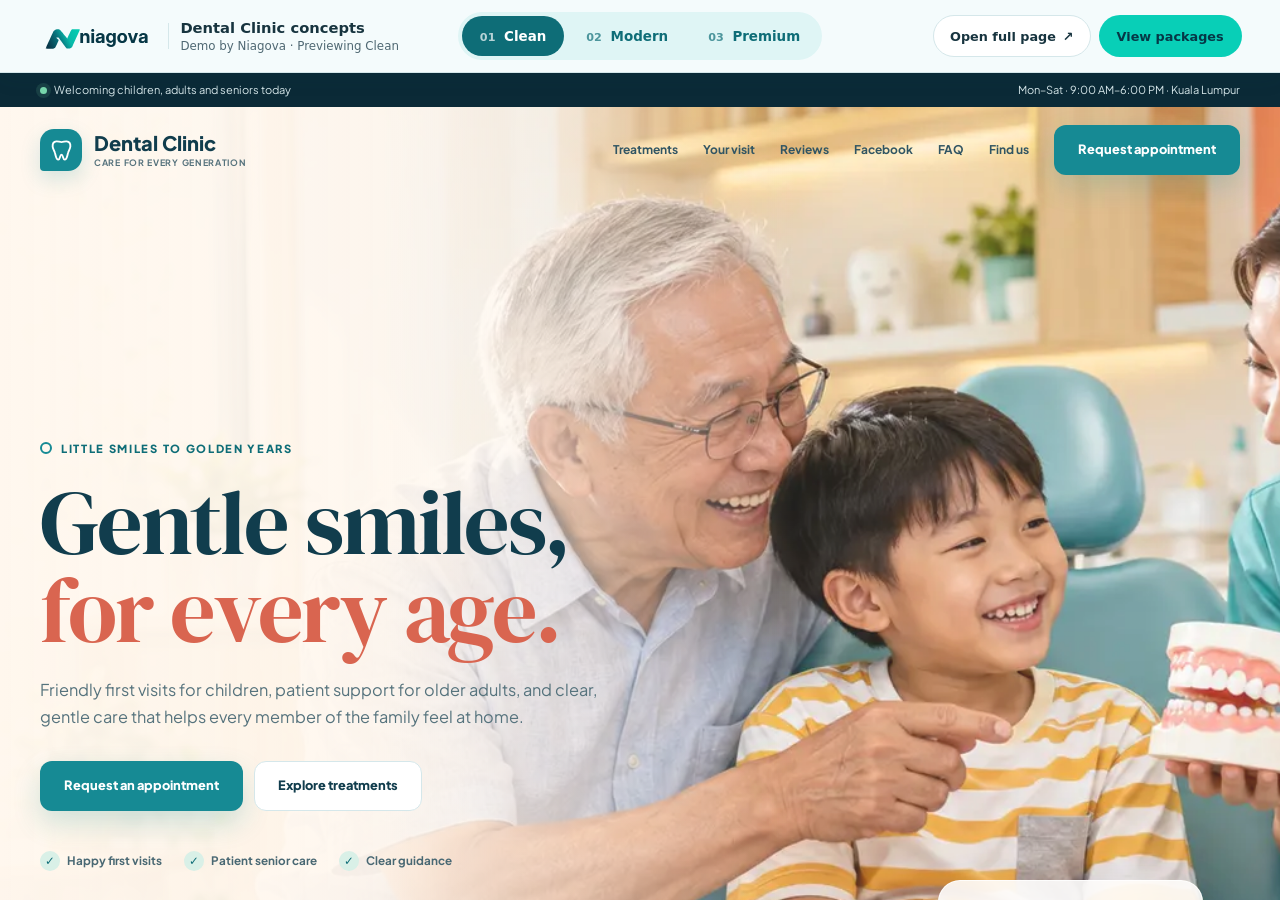
<file: index.html>
<!DOCTYPE html>
<html lang="en">
<head>
  <meta charset="UTF-8">
  <meta name="viewport" content="width=device-width, initial-scale=1.0">
  <meta name="build-version" content="__BUILD_VERSION__">
  <meta name="author" content="Niagova">
  <title>Dental Clinic Template Showcase</title>
  <meta name="description" content="Compare three Dental Clinic website concepts in one showcase: Clean, Modern and Premium.">
  <meta name="theme-color" content="#f4fbfc">
  <meta property="og:title" content="Dental Clinic Template Showcase">
  <meta property="og:image" content="01-clean/images/clinic-hero-generations-v4.webp">
  <link rel="canonical" href="https://demo-dental.niagova.com/">
  <link rel="icon" href="favicon.ico">
  <link rel="stylesheet" href="index.css?v=__BUILD_VERSION__">
</head>
<body>
  <a class="skip-link" href="#templatePreview">Skip to website preview</a>

  <header class="showcase-bar" aria-label="Template preview controls">
    <div class="showcase-identity">
      <a class="showcase-logo" href="https://niagova.com/" target="_blank" rel="noopener"><img src="assets/niagova-logo.svg" alt="Niagova" width="118" height="28"></a>
      <span class="showcase-title">
        <strong>Dental Clinic concepts</strong>
        <small><span>Demo by Niagova</span> · <span id="previewStatus" aria-live="polite">Previewing Clean</span></small>
      </span>
    </div>

    <nav class="template-tabs" aria-label="Choose a website template">
      <button class="template-tab" type="button" data-template="clean" aria-pressed="true"><span>01</span> Clean</button>
      <button class="template-tab" type="button" data-template="modern" aria-pressed="false"><span>02</span> Modern</button>
      <button class="template-tab" type="button" data-template="premium" aria-pressed="false"><span>03</span> Premium</button>
    </nav>

    <div class="showcase-actions">
      <a class="open-template" id="openTemplate" href="01-clean/index.html" target="_blank" rel="noopener" aria-label="Open this template as a full page in a new tab">
        <span class="open-label">Open full page</span> <span aria-hidden="true">↗</span>
      </a>
      <a class="view-packages" href="https://niagova.com/#pricing" target="_blank" rel="noopener">View packages</a>
    </div>
  </header>

  <main class="preview-shell">
    <iframe id="templatePreview" name="templatePreview" src="01-clean/index.html" title="Clean dental clinic website template preview"></iframe>
  </main>

  <noscript>
    <div class="no-script">
      JavaScript is needed for the template switcher. Open a template directly:
      <a href="01-clean/index.html">Clean</a>,
      <a href="02-modern/index.html">Modern</a> or
      <a href="03-premium/index.html">Premium</a>.
    </div>
  </noscript>

  <script src="index.js?v=__BUILD_VERSION__"></script>
</body>
</html>
</file>
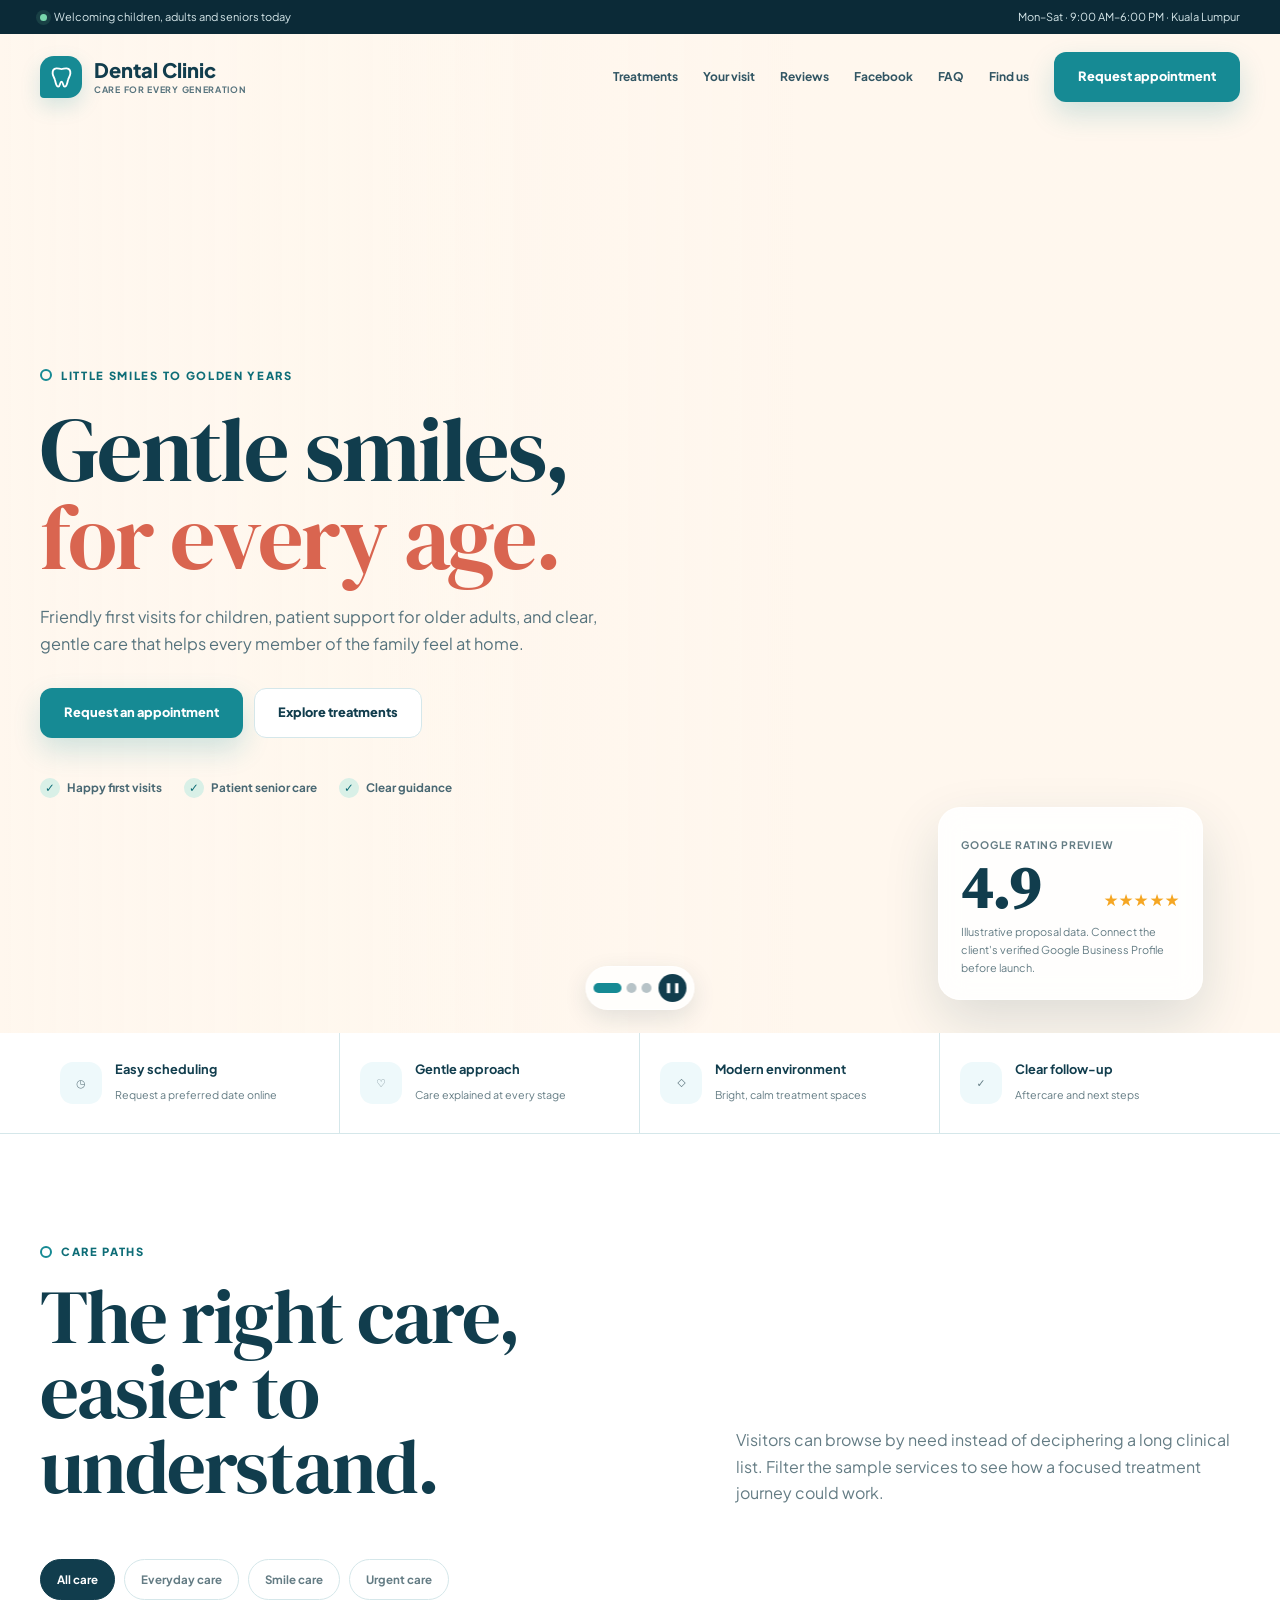
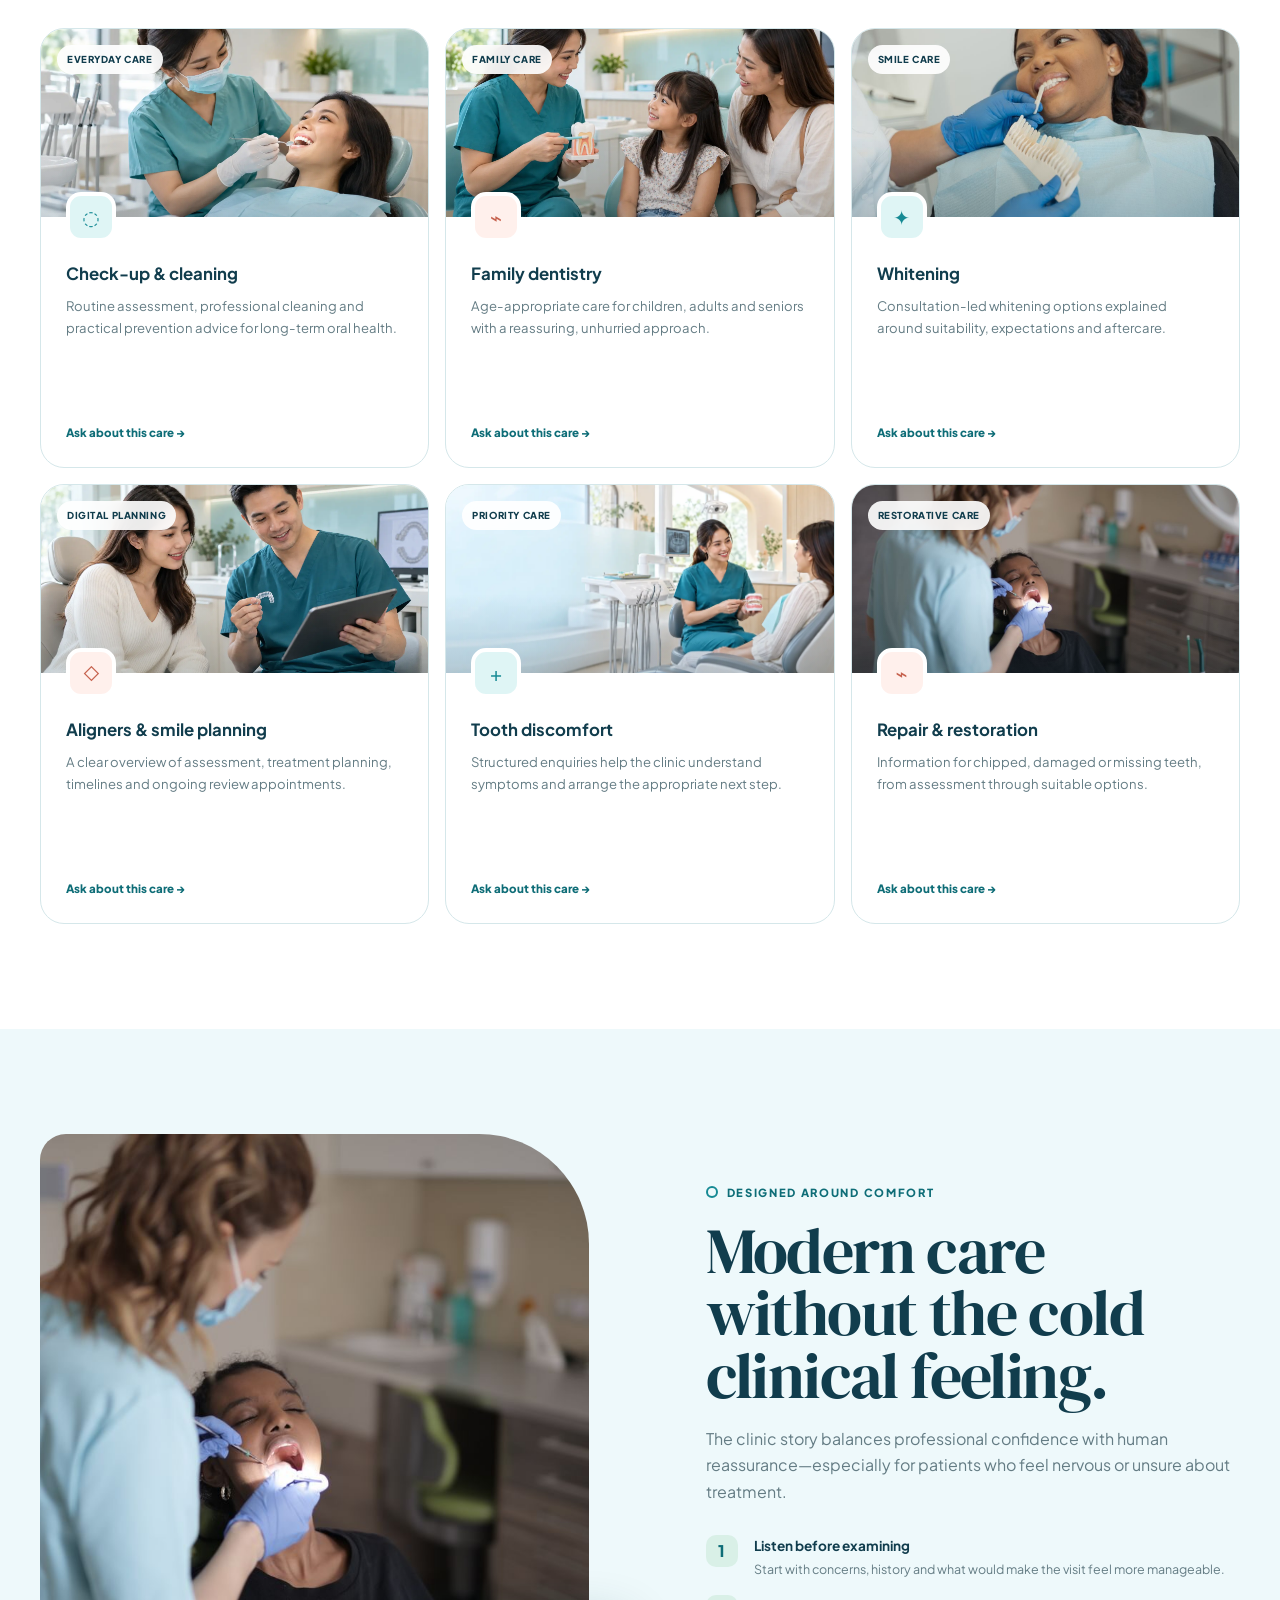
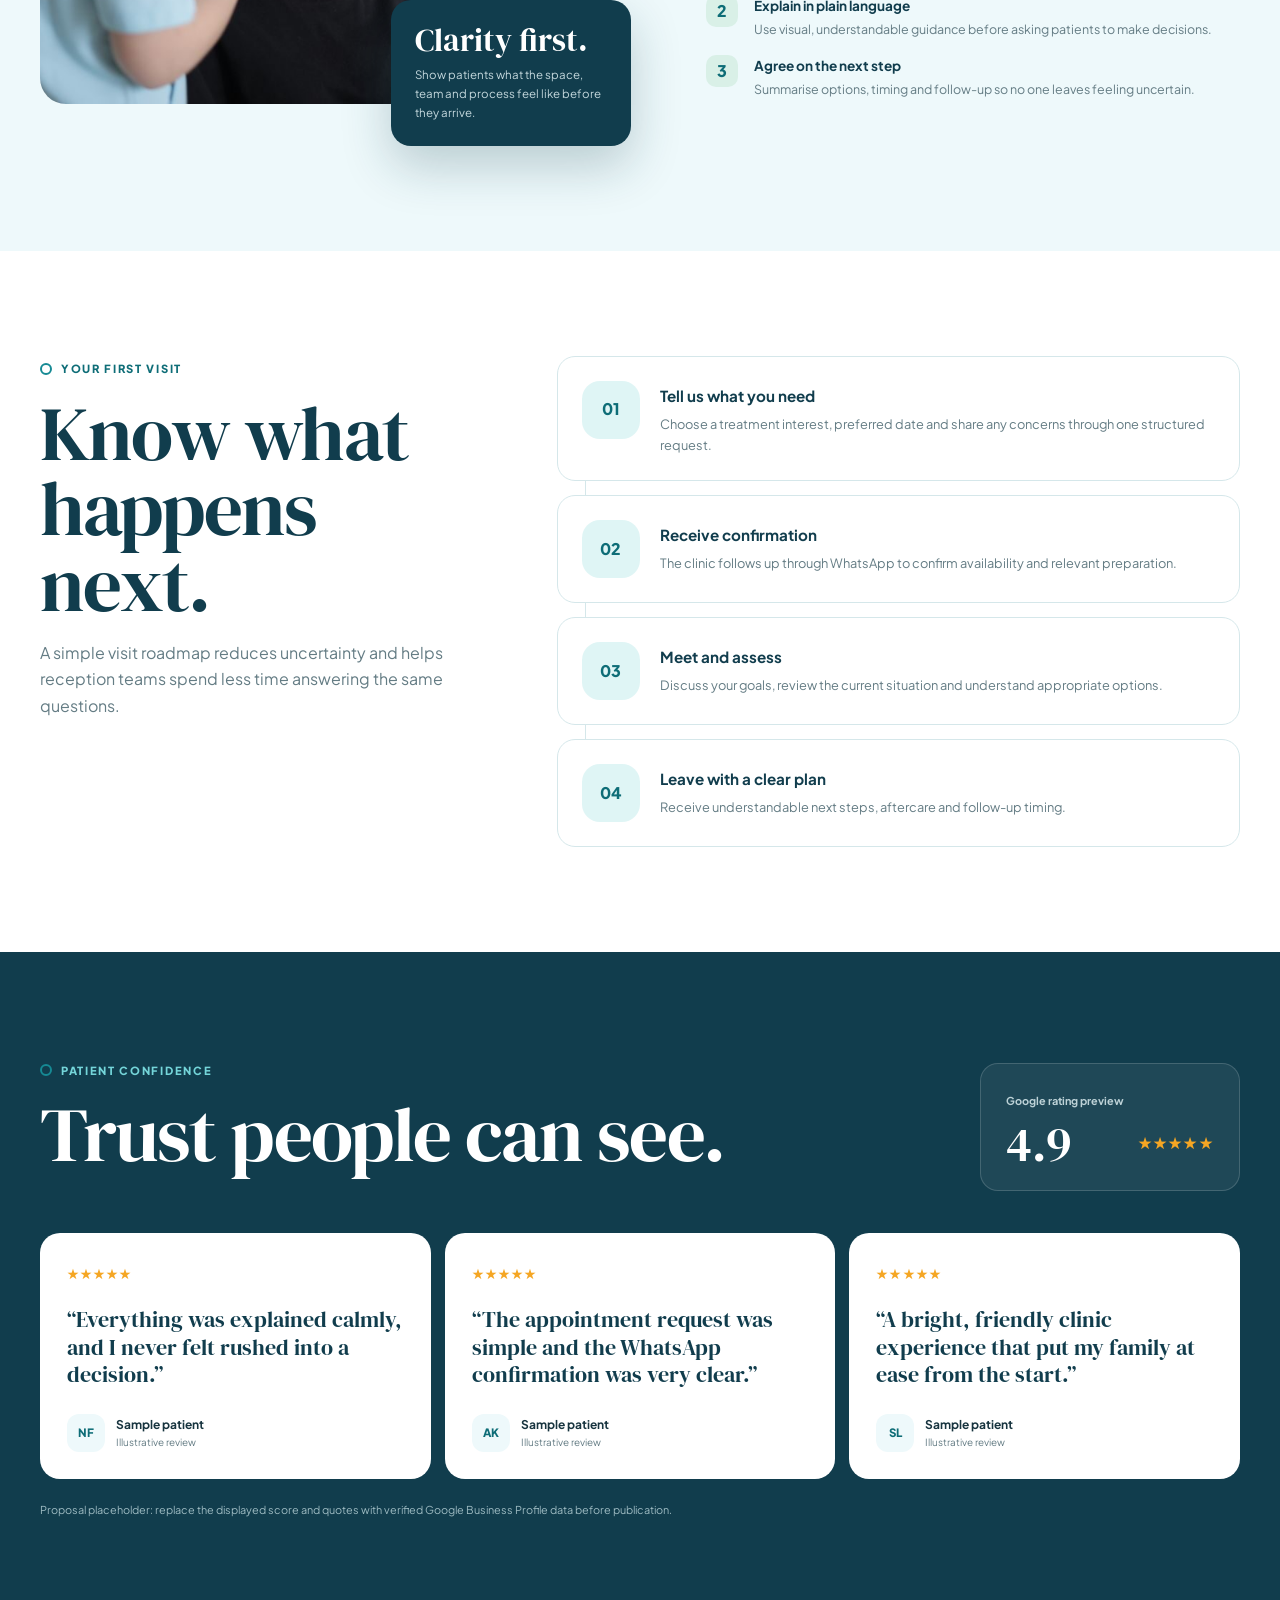
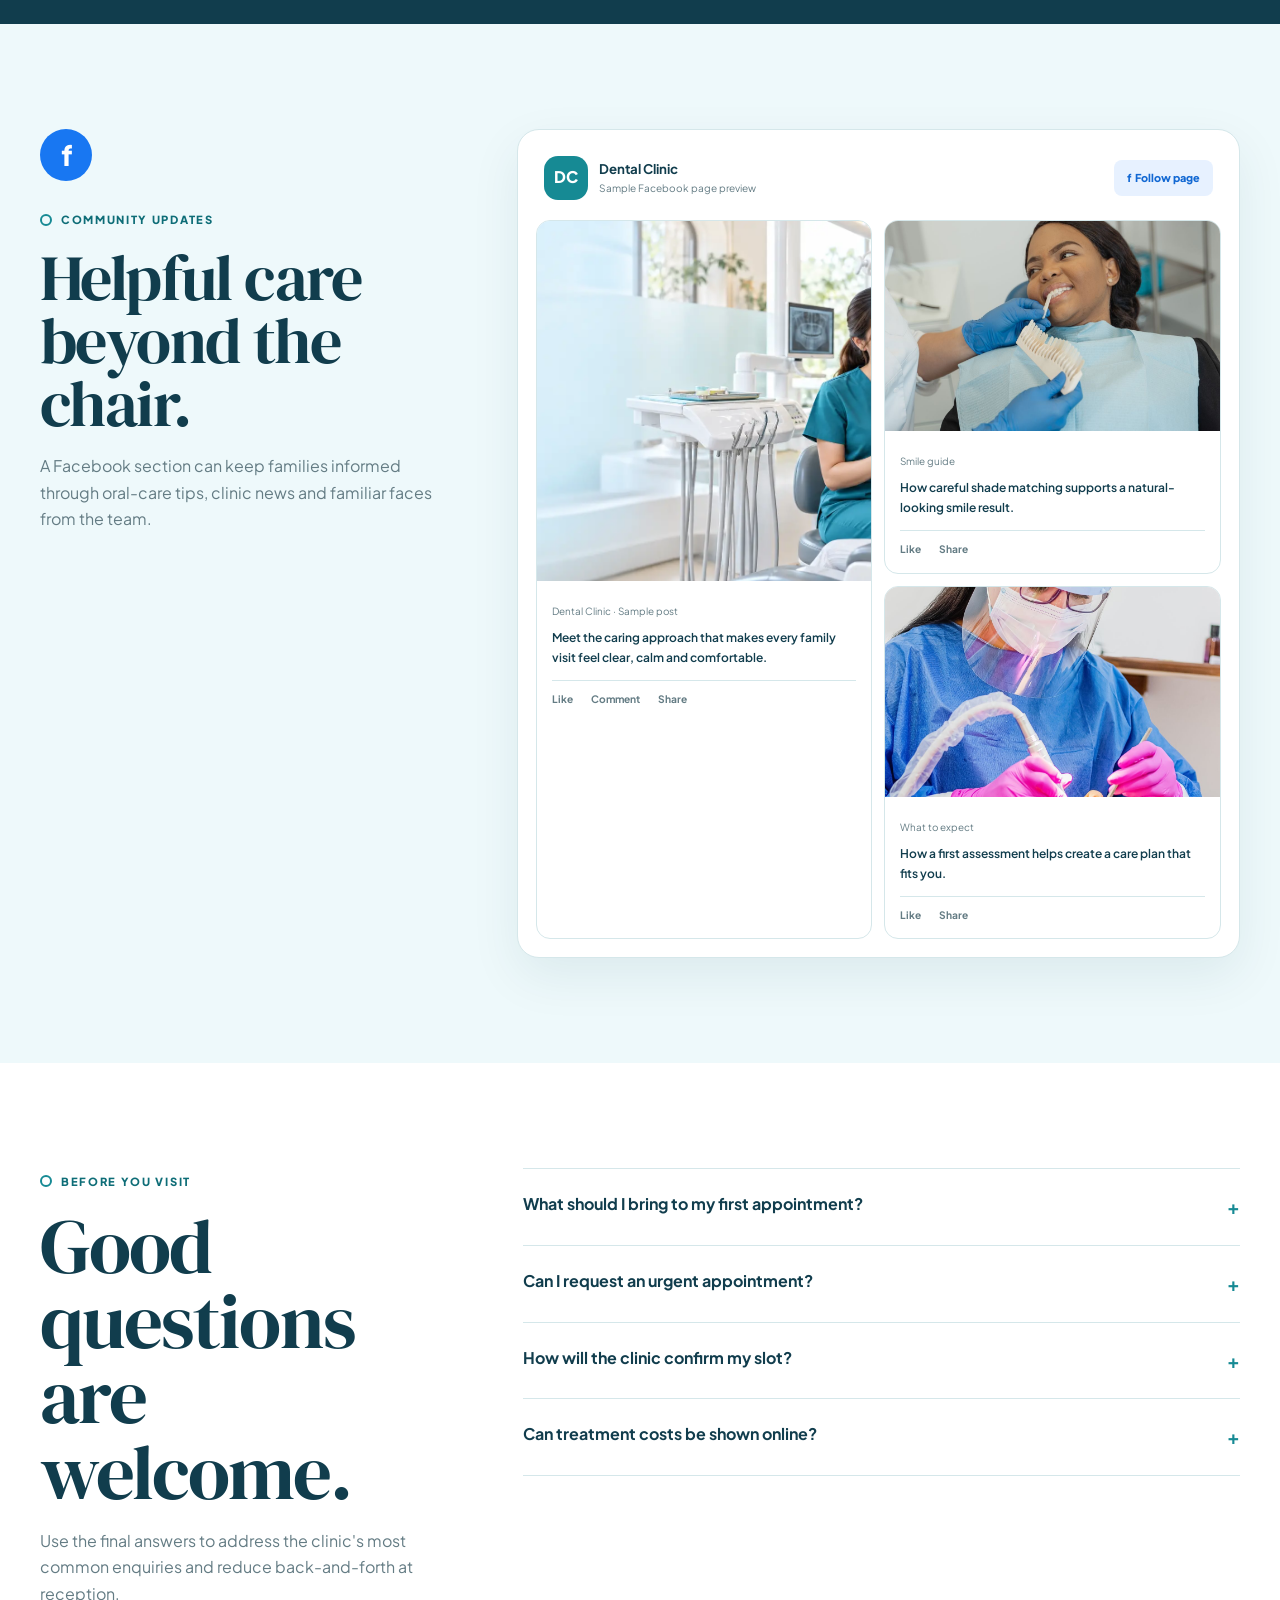
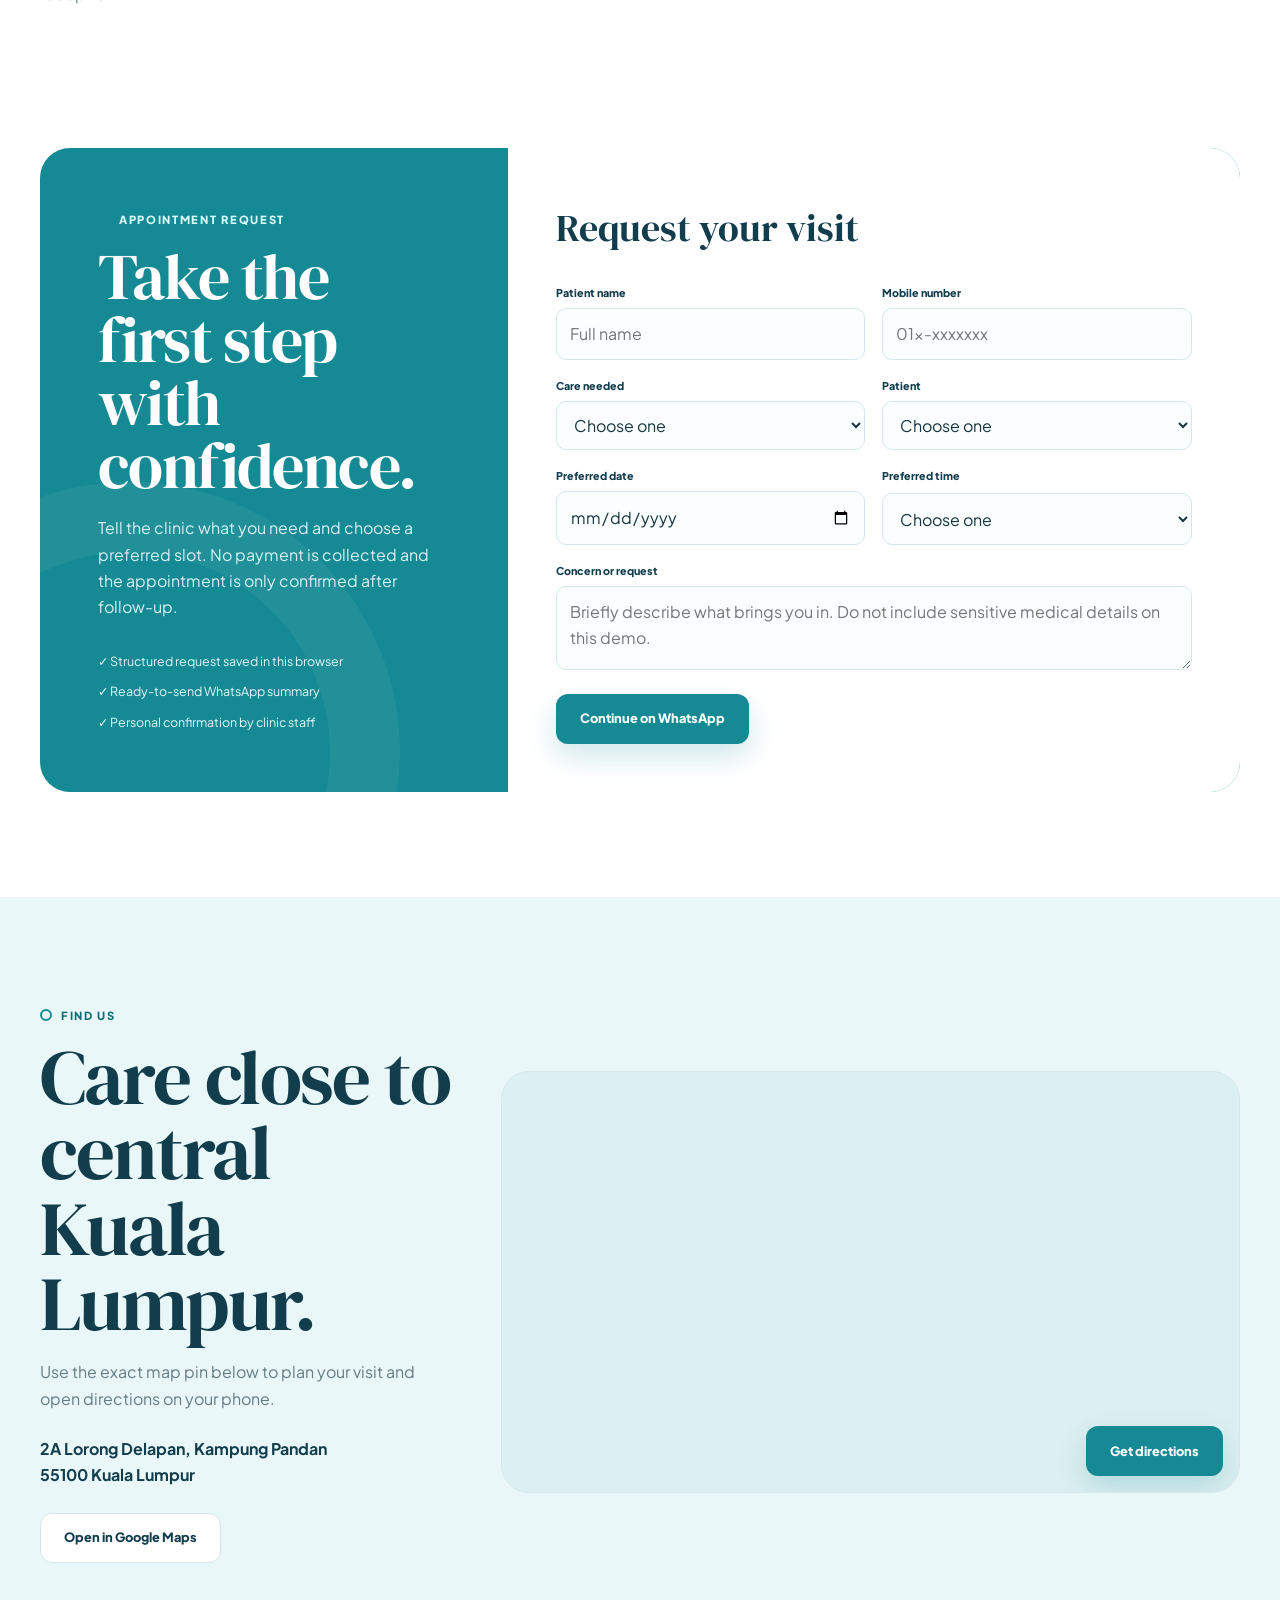
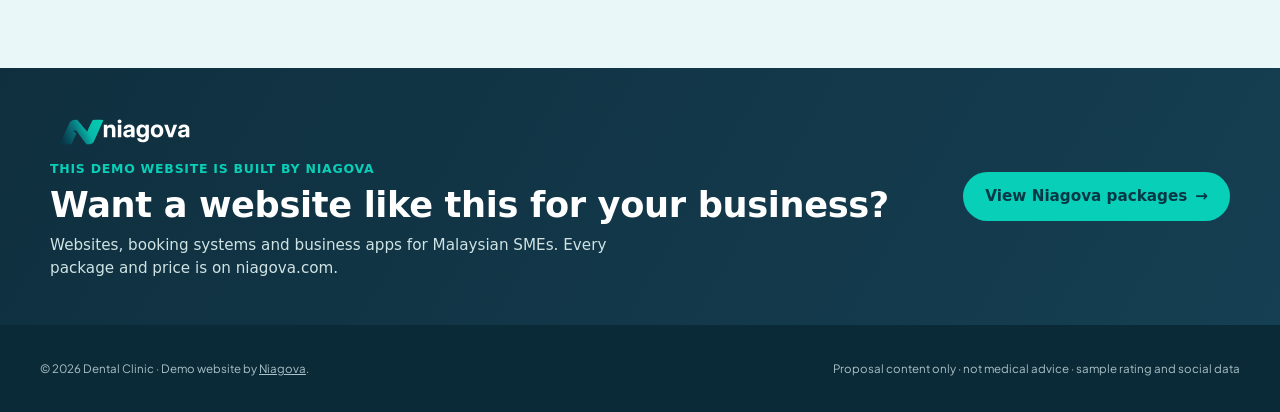
<file: 01-clean/index.html>
<!DOCTYPE html>
<html lang="en">
<head>
  <meta charset="UTF-8">
  <meta name="viewport" content="width=device-width, initial-scale=1.0">
  <meta name="theme-color" content="#fff7ee">
  <meta name="description" content="Dental Clinic offers warm, welcoming dental care for children, adults and older family members.">
  <meta name="author" content="Niagova">
  <title>Dental Clinic | Gentle Care for Every Generation</title>
  <link rel="preconnect" href="https://fonts.googleapis.com">
  <link rel="preconnect" href="https://fonts.gstatic.com" crossorigin>
  <link href="https://fonts.googleapis.com/css2?family=DM+Serif+Display&family=Plus+Jakarta+Sans:wght@400;500;600;700;800&display=swap" rel="stylesheet">
  <style>
    :root {
      --navy: #113d4d;
      --navy-2: #0b2a37;
      --teal: #168a94;
      --teal-2: #0e6d77;
      --aqua: #dff5f5;
      --sky: #eef9fb;
      --mint: #d9f0e7;
      --cream: #fff7ee;
      --white: #ffffff;
      --coral: #f58b74;
      --ink: #17343f;
      --muted: #647c84;
      --line: #d5e7ea;
      --max: 1200px;
      --serif: "DM Serif Display", Georgia, serif;
      --sans: "Plus Jakarta Sans", system-ui, sans-serif;
    }
    * { box-sizing: border-box; }
    html { scroll-behavior: smooth; }
    body { margin: 0; background: #fff; color: var(--ink); font-family: var(--sans); line-height: 1.65; overflow-x: hidden; }
    body.menu-open { overflow: hidden; }
    img { display: block; width: 100%; }
    a { color: inherit; text-decoration: none; }
    button, input, select, textarea { font: inherit; }
    button { cursor: pointer; }
    :focus-visible { outline: 3px solid var(--coral); outline-offset: 4px; }
    .skip-link { position: fixed; left: 18px; top: -70px; z-index: 100; background: var(--navy); color: #fff; padding: 10px 16px; border-radius: 8px; }
    .skip-link:focus { top: 18px; }
    .container { width: min(var(--max), calc(100% - 48px)); margin: 0 auto; }
    .label { display: inline-flex; align-items: center; gap: 9px; color: var(--teal-2); font-size: .7rem; font-weight: 800; letter-spacing: .15em; text-transform: uppercase; }
    .label::before { content: ""; width: 8px; height: 8px; border: 2px solid var(--teal); border-radius: 50%; }
    .heading { margin: 14px 0 18px; color: var(--navy); font-family: var(--serif); font-size: clamp(3rem, 6vw, 5.7rem); font-weight: 400; line-height: .98; letter-spacing: -.025em; }
    .lead { max-width: 62ch; color: var(--muted); }
    .button { display: inline-flex; min-height: 50px; padding: 0 23px; align-items: center; justify-content: center; gap: 9px; border: 1px solid transparent; border-radius: 12px; font-size: .8rem; font-weight: 800; transition: .25s ease; }
    .button-primary { background: var(--teal); color: #fff; box-shadow: 0 12px 28px rgba(22,138,148,.2); }
    .button-primary:hover { background: var(--teal-2); transform: translateY(-2px); }
    .button-white { background: #fff; color: var(--navy); border-color: var(--line); }
    .button-white:hover { border-color: var(--teal); color: var(--teal-2); }

    .utility { background: var(--navy-2); color: #d6e7ea; font-size: .69rem; }
    .utility-row { min-height: 34px; display: flex; align-items: center; justify-content: space-between; gap: 20px; }
    .utility-row span { display: inline-flex; align-items: center; gap: 7px; }
    .utility-row span:first-child::before { content: ""; width: 7px; height: 7px; border-radius: 50%; background: #78d8ad; box-shadow: 0 0 0 4px rgba(120,216,173,.12); }
    .site-header { position: absolute; z-index: 40; inset: 34px 0 auto; }
    .nav { min-height: 86px; display: flex; align-items: center; justify-content: space-between; gap: 30px; }
    .brand { display: flex; align-items: center; gap: 12px; color: var(--navy); font-size: 1.25rem; font-weight: 800; }
    .brand-mark { width: 42px; height: 42px; display: grid; place-items: center; border-radius: 14px 14px 14px 4px; background: var(--teal); color: #fff; box-shadow: 0 8px 20px rgba(22,138,148,.18); }
    .brand-mark svg { width: 25px; height: 25px; }
    .brand-copy { display: grid; line-height: 1; }
    .brand-copy small { margin-top: 6px; color: #56737d; font-size: .55rem; font-weight: 700; letter-spacing: .08em; text-transform: uppercase; }
    .nav-links { display: flex; align-items: center; gap: 25px; }
    .nav-links a:not(.button) { color: #315563; font-size: .75rem; font-weight: 700; }
    .nav-links a:not(.button):hover { color: var(--teal); }
    .menu-toggle { display: none; width: 44px; height: 44px; border: 1px solid var(--line); border-radius: 12px; background: rgba(255,255,255,.8); color: var(--navy); }

    .hero { position: relative; min-height: 790px; background: var(--cream); overflow: hidden; }
    .hero-media { position: absolute; inset: 0; z-index: 0; background: var(--cream); overflow: hidden; }
    .hero-slide { position: absolute; inset: 0; display: block; opacity: 0; transform: scale(1.025); transition: opacity 1.1s ease, transform 7s ease; }
    .hero-slide.is-active { z-index: 1; opacity: 1; transform: scale(1); }
    .hero-slide img { width: 100%; height: 100%; object-fit: cover; object-position: center; }
    .hero::after { content: ""; position: absolute; inset: 0; z-index: 1; background: linear-gradient(90deg, rgba(255,247,238,.99) 0%, rgba(255,247,238,.92) 30%, rgba(255,247,238,.12) 62%); }
    .hero-inner { position: relative; z-index: 2; min-height: 790px; padding-top: 132px; display: grid; align-items: center; }
    .hero-copy { width: min(590px, 49vw); padding: 70px 0 110px; }
    .hero h1 { margin: 18px 0 22px; font-size: clamp(4rem, 7vw, 7rem); }
    .hero h1 em { color: #d96550; font-style: normal; }
    .hero-copy > p { max-width: 52ch; color: #56737d; font-size: 1.02rem; }
    .hero-actions { display: flex; flex-wrap: wrap; gap: 11px; margin-top: 30px; }
    .assurances { display: flex; flex-wrap: wrap; gap: 22px; margin-top: 40px; color: #496873; font-size: .73rem; font-weight: 700; }
    .assurances span { display: flex; align-items: center; gap: 7px; }
    .assurances span::before { content: "✓"; width: 20px; height: 20px; display: grid; place-items: center; border-radius: 50%; background: var(--mint); color: var(--teal-2); }
    .hero-controls { position: absolute; left: 50%; bottom: 24px; z-index: 4; display: flex; align-items: center; gap: 5px; padding: 7px; border: 1px solid rgba(255,255,255,.82); border-radius: 999px; background: rgba(255,255,255,.82); backdrop-filter: blur(10px); transform: translateX(-50%); box-shadow: 0 8px 24px rgba(17,61,77,.12); }
    .hero-dots { display: flex; align-items: center; gap: 5px; }
    .hero-dots button { width: 10px; height: 10px; padding: 0; border: 0; border-radius: 999px; background: rgba(17,61,77,.3); transition: width .25s ease, background .25s ease; }
    .hero-dots button.is-active { width: 28px; background: var(--teal); }
    .hero-pause { width: 28px; height: 28px; display: grid; place-items: center; margin-left: 2px; padding: 0; border: 0; border-radius: 50%; background: var(--navy); color: #fff; font-size: .62rem; line-height: 1; }
    .rating-float { position: absolute; z-index: 3; right: 6vw; bottom: 34px; width: 265px; padding: 22px; border: 1px solid rgba(255,255,255,.8); border-radius: 22px; background: rgba(255,255,255,.88); backdrop-filter: blur(14px); box-shadow: 0 22px 55px rgba(17,61,77,.14); }
    .rating-float small { color: var(--muted); font-size: .65rem; font-weight: 700; text-transform: uppercase; letter-spacing: .08em; }
    .rating-line { display: flex; justify-content: space-between; align-items: end; gap: 18px; margin: 8px 0; }
    .rating-line strong { color: var(--navy); font-family: var(--serif); font-size: 3.6rem; line-height: .85; }
    .stars { color: #f5a623; letter-spacing: .08em; white-space: nowrap; }
    .rating-float p { margin: 10px 0 0; color: var(--muted); font-size: .68rem; }

    .reassurance { position: relative; z-index: 4; margin-top: -1px; background: #fff; border-bottom: 1px solid var(--line); }
    .reassurance-grid { display: grid; grid-template-columns: repeat(4, 1fr); }
    .reassurance-item { display: flex; align-items: center; gap: 13px; padding: 26px 20px; border-right: 1px solid var(--line); }
    .reassurance-item:last-child { border-right: 0; }
    .reassurance-icon { width: 42px; height: 42px; display: grid; place-items: center; flex: 0 0 auto; border-radius: 13px; background: var(--sky); color: var(--teal); font-size: 1.1rem; }
    .reassurance-item strong { display: block; color: var(--navy); font-size: .8rem; }
    .reassurance-item span { color: var(--muted); font-size: .67rem; }

    section { padding: 105px 0; }
    .care-heading { display: flex; justify-content: space-between; align-items: end; gap: 36px; }
    .care-heading .lead { max-width: 42ch; }
    .filter-tabs { display: flex; flex-wrap: wrap; gap: 9px; margin: 36px 0 28px; }
    .filter-tab { padding: 10px 16px; border: 1px solid var(--line); border-radius: 999px; background: #fff; color: var(--muted); font-size: .72rem; font-weight: 700; }
    .filter-tab.active, .filter-tab:hover { background: var(--navy); border-color: var(--navy); color: #fff; }
    .treatment-grid { display: grid; grid-template-columns: repeat(3, 1fr); gap: 16px; }
    .treatment-card { display: flex; flex-direction: column; min-height: 440px; overflow: hidden; border: 1px solid var(--line); border-radius: 24px; background: #fff; transition: .3s ease; }
    .treatment-card:hover { transform: translateY(-5px); border-color: #9ed6da; box-shadow: 0 22px 45px rgba(17,61,77,.08); }
    .treatment-card[hidden] { display: none; }
    .treatment-visual { position: relative; height: 188px; overflow: hidden; background: var(--sky); }
    .treatment-visual::after { content: ""; position: absolute; inset: auto 0 0; height: 42%; background: linear-gradient(transparent, rgba(11,42,55,.18)); pointer-events: none; }
    .treatment-visual img { height: 100%; object-fit: cover; transition: transform .5s ease; }
    .treatment-card:hover .treatment-visual img { transform: scale(1.045); }
    .treatment-tag { position: absolute; z-index: 1; left: 16px; top: 16px; padding: 7px 10px; border-radius: 999px; background: rgba(255,255,255,.91); color: var(--navy); font-size: .6rem; font-weight: 800; letter-spacing: .06em; text-transform: uppercase; backdrop-filter: blur(8px); }
    .treatment-card-body { display: flex; flex: 1; flex-direction: column; padding: 0 25px 25px; }
    .treatment-icon { position: relative; width: 50px; height: 50px; display: grid; place-items: center; margin-top: -25px; border: 4px solid #fff; border-radius: 15px; background: var(--aqua); color: var(--teal); font-size: 1.25rem; }
    .treatment-card:nth-child(2n) .treatment-icon { background: #fff0ec; color: #c6614d; }
    .treatment-card h3 { margin: 18px 0 8px; color: var(--navy); font-size: 1.05rem; }
    .treatment-card p { margin: 0 0 24px; color: var(--muted); font-size: .82rem; }
    .treatment-card a { margin-top: auto; color: var(--teal-2); font-size: .72rem; font-weight: 800; }

    .experience { background: var(--sky); }
    .experience-grid { display: grid; grid-template-columns: 1.05fr .95fr; gap: 75px; align-items: center; }
    .experience-visual { position: relative; padding: 0 42px 42px 0; }
    .experience-visual > img { min-height: 570px; object-fit: cover; border-radius: 26px 110px 26px 26px; }
    .care-card { position: absolute; right: 0; bottom: 0; width: 240px; padding: 24px; border-radius: 20px; background: var(--navy); color: #fff; box-shadow: 0 20px 50px rgba(17,61,77,.24); }
    .care-card strong { display: block; font-family: var(--serif); font-size: 2rem; font-weight: 400; line-height: 1; }
    .care-card p { margin: 9px 0 0; color: #c4d8dd; font-size: .72rem; }
    .experience-copy .heading { font-size: clamp(3.2rem, 5vw, 5rem); }
    .comfort-list { display: grid; gap: 15px; margin-top: 30px; }
    .comfort-item { display: grid; grid-template-columns: 36px 1fr; gap: 12px; }
    .comfort-item > span { width: 32px; height: 32px; display: grid; place-items: center; border-radius: 10px; background: var(--mint); color: var(--teal-2); font-weight: 800; }
    .comfort-item strong { display: block; color: var(--navy); font-size: .85rem; }
    .comfort-item p { margin: 2px 0 0; color: var(--muted); font-size: .78rem; }

    .journey { background: #fff; }
    .journey-grid { display: grid; grid-template-columns: .78fr 1.22fr; gap: 80px; align-items: start; }
    .journey-intro { position: sticky; top: 30px; }
    .journey-list { position: relative; display: grid; gap: 14px; }
    .journey-list::before { content: ""; position: absolute; left: 28px; top: 54px; bottom: 54px; width: 1px; background: var(--line); }
    .journey-step { position: relative; z-index: 1; display: grid; grid-template-columns: 58px 1fr; gap: 20px; padding: 24px; border: 1px solid var(--line); border-radius: 18px; background: #fff; }
    .journey-number { width: 58px; height: 58px; display: grid; place-items: center; border-radius: 18px; background: var(--aqua); color: var(--teal-2); font-weight: 800; }
    .journey-step h3 { margin: 2px 0 6px; color: var(--navy); font-size: .95rem; }
    .journey-step p { margin: 0; color: var(--muted); font-size: .8rem; }

    .reviews { background: var(--navy); color: #fff; overflow: hidden; }
    .reviews .label { color: #74d5d9; }
    .reviews .heading { color: #fff; }
    .reviews-head { display: grid; grid-template-columns: 1fr auto; gap: 40px; align-items: end; }
    .google-summary { min-width: 260px; padding: 22px 25px; border: 1px solid rgba(255,255,255,.16); border-radius: 18px; background: rgba(255,255,255,.06); }
    .google-summary > span { color: #bdd2d7; font-size: .68rem; font-weight: 700; }
    .google-summary-row { display: flex; align-items: center; justify-content: space-between; margin-top: 7px; }
    .google-summary strong { font-family: var(--serif); font-size: 3rem; font-weight: 400; line-height: 1; }
    .review-grid { display: grid; grid-template-columns: repeat(3, 1fr); gap: 14px; margin-top: 42px; }
    .review-card { padding: 27px; border-radius: 20px; background: #fff; color: var(--ink); }
    .review-card .stars { font-size: .85rem; }
    .review-card blockquote { margin: 20px 0 25px; color: var(--navy); font-family: var(--serif); font-size: 1.38rem; line-height: 1.25; }
    .reviewer { display: flex; align-items: center; gap: 11px; }
    .reviewer span { width: 38px; height: 38px; display: grid; place-items: center; border-radius: 12px; background: var(--sky); color: var(--teal-2); font-size: .72rem; font-weight: 800; }
    .reviewer strong { display: block; font-size: .75rem; }
    .reviewer small { display: block; color: var(--muted); font-size: .62rem; }
    .review-note { margin: 22px 0 0; color: #9ebbc2; font-size: .68rem; }

    .community { background: var(--sky); }
    .community-grid { display: grid; grid-template-columns: .72fr 1.28fr; gap: 70px; align-items: start; }
    .facebook-intro { position: sticky; top: 30px; }
    .facebook-logo { width: 52px; height: 52px; display: grid; place-items: center; margin-bottom: 26px; border-radius: 50%; background: #1877f2; color: #fff; font-size: 1.75rem; font-weight: 800; }
    .facebook-intro .heading { font-size: clamp(3rem, 5vw, 4.8rem); }
    .facebook-page { padding: 18px; border: 1px solid var(--line); border-radius: 22px; background: #fff; box-shadow: 0 18px 50px rgba(17,61,77,.08); }
    .fb-page-header { display: flex; justify-content: space-between; align-items: center; gap: 18px; padding: 8px 8px 20px; }
    .fb-page-name { display: flex; align-items: center; gap: 11px; }
    .fb-page-name span { width: 44px; height: 44px; display: grid; place-items: center; border-radius: 14px; background: var(--teal); color: #fff; font-weight: 800; }
    .fb-page-name strong { display: block; color: var(--navy); font-size: .83rem; }
    .fb-page-name small { display: block; color: var(--muted); font-size: .63rem; }
    .fb-button { padding: 9px 13px; border: 0; border-radius: 8px; background: #e7f1ff; color: #1268d3; font-size: .68rem; font-weight: 800; }
    .fb-posts { display: grid; grid-template-columns: 1fr 1fr; gap: 12px; }
    .fb-post { border: 1px solid var(--line); border-radius: 14px; overflow: hidden; }
    .fb-post:first-child { grid-row: span 2; }
    .fb-post img { height: 210px; object-fit: cover; }
    .fb-post:first-child img { height: 360px; }
    .fb-post-copy { padding: 15px; }
    .fb-post-copy small { color: var(--muted); font-size: .62rem; }
    .fb-post-copy p { margin: 6px 0 12px; color: var(--navy); font-size: .75rem; font-weight: 600; }
    .fb-actions { display: flex; gap: 18px; padding-top: 10px; border-top: 1px solid var(--line); color: var(--muted); font-size: .64rem; font-weight: 700; }

    .faq-grid { display: grid; grid-template-columns: .72fr 1.28fr; gap: 80px; align-items: start; }
    .faq-list { border-top: 1px solid var(--line); }
    .faq-item { border-bottom: 1px solid var(--line); }
    .faq-question { width: 100%; display: flex; justify-content: space-between; gap: 20px; padding: 22px 0; border: 0; background: transparent; color: var(--navy); text-align: left; font-weight: 700; }
    .faq-question span { color: var(--teal); font-size: 1.2rem; transition: transform .2s ease; }
    .faq-question[aria-expanded="true"] span { transform: rotate(45deg); }
    .faq-answer { display: none; padding: 0 40px 22px 0; color: var(--muted); font-size: .82rem; }
    .faq-answer.open { display: block; }

    .booking { padding-top: 20px; }
    .booking-shell { position: relative; overflow: hidden; display: grid; grid-template-columns: .78fr 1.22fr; border-radius: 30px; background: var(--teal); color: #fff; }
    .booking-shell::before { content: ""; position: absolute; width: 400px; aspect-ratio: 1; left: -180px; bottom: -230px; border: 70px solid rgba(255,255,255,.05); border-radius: 50%; }
    .booking-copy { position: relative; padding: 58px; }
    .booking-copy .label { color: #d8ffff; }
    .booking-copy .heading { color: #fff; font-size: clamp(3.4rem, 5vw, 5.2rem); }
    .booking-copy p { color: #d8f0f2; }
    .booking-copy ul { list-style: none; display: grid; gap: 10px; margin: 30px 0 0; padding: 0; color: #e3f7f8; font-size: .78rem; }
    .booking-form { padding: 48px; background: #fff; color: var(--ink); }
    .booking-form h3 { margin: 0 0 25px; color: var(--navy); font-family: var(--serif); font-size: 2.4rem; font-weight: 400; }
    .form-grid { display: grid; grid-template-columns: 1fr 1fr; gap: 17px; }
    .field { display: grid; gap: 6px; }
    .field.full { grid-column: 1 / -1; }
    label { color: var(--navy); font-size: .67rem; font-weight: 800; }
    input, select, textarea { width: 100%; padding: 12px 13px; border: 1px solid var(--line); border-radius: 10px; background: #fbfeff; color: var(--ink); }
    textarea { min-height: 84px; resize: vertical; }
    .form-actions { display: flex; flex-wrap: wrap; gap: 13px; align-items: center; margin-top: 24px; }
    .form-status { color: #3b7653; font-size: .7rem; font-weight: 700; }

    .location { background: #eaf7f8; }
    .location-grid { display: grid; grid-template-columns: .72fr 1.28fr; gap: 46px; align-items: center; }
    .location-copy .heading { margin: 12px 0 18px; }
    .location-address { display: block; margin: 24px 0; color: var(--navy); font-style: normal; font-weight: 700; }
    .location-map { position: relative; min-height: 420px; overflow: hidden; border: 1px solid var(--line); border-radius: 28px; background: #dceff1; box-shadow: var(--shadow); }
    .location-map iframe { display: block; width: 100%; min-height: 420px; border: 0; }
    .location-map .button { position: absolute; right: 16px; bottom: 16px; }


    footer { padding: 34px 0; background: var(--navy-2); color: #aac1c7; font-size: .72rem; }
    .footer-row { display: flex; justify-content: space-between; gap: 24px; }
    .reveal { opacity: 0; transform: translateY(22px); transition: .65s ease; }
    .reveal.visible { opacity: 1; transform: none; }
    .location:target .reveal { opacity: 1; transform: none; }

    @media (max-width: 980px) {
      .container { width: min(100% - 32px, var(--max)); }
      .menu-toggle { display: grid; place-items: center; }
      .nav-links { position: fixed; inset: 120px 16px auto; display: grid; gap: 0; padding: 14px; border: 1px solid var(--line); border-radius: 16px; background: #fff; box-shadow: 0 20px 50px rgba(17,61,77,.15); opacity: 0; pointer-events: none; transform: translateY(-14px); transition: .25s ease; }
      .nav-links.open { opacity: 1; pointer-events: auto; transform: none; }
      .nav-links a { padding: 14px; }
      .hero::after { background: linear-gradient(90deg, rgba(255,247,238,.97), rgba(255,247,238,.62) 53%, rgba(255,247,238,.08)); }
      .hero-copy { width: 67%; }
      .rating-float { display: none; }
      .reassurance-grid { grid-template-columns: 1fr 1fr; }
      .care-heading, .reviews-head { display: grid; align-items: start; }
      .treatment-grid { grid-template-columns: 1fr 1fr; }
      .experience-grid, .journey-grid, .community-grid, .faq-grid, .booking-shell, .location-grid { grid-template-columns: 1fr; }
      .journey-intro, .facebook-intro { position: relative; top: auto; }
      .review-grid { grid-template-columns: 1fr 1fr; }
      .review-card:last-child { grid-column: 1 / -1; }
    }
    @media (max-width: 640px) {
      section { padding: 76px 0; }
      .utility-row span:last-child { display: none; }
      .site-header { top: 34px; }
      .nav { min-height: 72px; }
      .nav-links { top: 106px; }
      .hero, .hero-inner { min-height: 780px; }
      .hero-media { inset: 0 0 auto; height: 430px; }
      .hero-slide img { object-position: center; }
      .hero::after { background: linear-gradient(180deg, rgba(255,247,238,.02) 0%, rgba(255,247,238,.08) 38%, var(--cream) 55%, var(--cream) 100%); }
      .hero-inner { align-items: end; padding-top: 340px; }
      .hero-copy { width: 100%; padding: 42px 0 54px; }
      .hero h1 { font-size: clamp(2.5rem, 11.8vw, 4rem); white-space: nowrap; }
      .hero-controls { top: 394px; bottom: auto; }
      .reassurance-grid { grid-template-columns: 1fr; }
      .reassurance-item { border-right: 0; border-bottom: 1px solid var(--line); }
      .treatment-grid, .review-grid { grid-template-columns: 1fr; }
      .treatment-visual { height: 220px; }
      .review-card:last-child { grid-column: auto; }
      .experience-grid { gap: 50px; }
      .experience-visual { padding: 0 20px 36px 0; }
      .experience-visual > img { min-height: 430px; border-radius: 20px 70px 20px 20px; }
      .care-card { width: 200px; }
      .journey-grid, .community-grid, .faq-grid { gap: 40px; }
      .fb-posts { grid-template-columns: 1fr; }
      .fb-post:first-child { grid-row: auto; }
      .fb-post:first-child img, .fb-post img { height: 230px; }
      .booking-copy, .booking-form { padding: 34px 23px; }
      .location-map, .location-map iframe { min-height: 310px; }
      .location-map .button { right: 12px; bottom: 12px; }
      .form-grid { grid-template-columns: 1fr; }
      .field.full { grid-column: auto; }
      .footer-row { display: grid; }
    }
    @media (prefers-reduced-motion: reduce) {
      *, *::before, *::after { animation-duration: .01ms !important; transition-duration: .01ms !important; scroll-behavior: auto !important; }
      .hero-slide { transform: none; }
      .reveal { opacity: 1; transform: none; }
    }
  /* Niagova promotion band: the same on every demo template, in Niagova's own colours. */
.niagova-band { padding: 44px 16px; background: linear-gradient(120deg, #0f2f3e, #153f52); color: #fff; font-family: Inter, system-ui, -apple-system, "Segoe UI", sans-serif; }
.niagova-band-inner { display: grid; grid-template-columns: minmax(0, 1fr) auto; gap: 32px; align-items: center; max-width: 1180px; margin-inline: auto; }
.niagova-band img { display: block; width: 150px; height: auto; margin-bottom: 14px; }
.niagova-band-kicker { margin: 0 0 6px; color: #08cfb7; font-size: .78rem; font-weight: 700; letter-spacing: .06em; text-transform: uppercase; }
.niagova-band h2 { max-width: none; margin: 0 0 8px; color: #fff; font-family: inherit; font-size: clamp(1.5rem, 3.4vw, 2.2rem); font-weight: 800; letter-spacing: -.01em; line-height: 1.15; }
.niagova-band-copy { max-width: 60ch; margin: 0; color: #cfe3e4; font-size: .95rem; line-height: 1.55; }
.niagova-band-cta { display: inline-flex; align-items: center; justify-content: center; gap: 8px; min-height: 48px; padding: 12px 22px; border-radius: 999px; background: #08cfb7; color: #063746; font-size: .95rem; font-weight: 800; text-decoration: none; white-space: nowrap; transition: background .16s ease; }
.niagova-band-cta:hover { background: #2fe0ca; }
.niagova-band-cta:focus-visible { outline: 3px solid #fff; outline-offset: 3px; }
@media (max-width: 719px) {
  .niagova-band-inner { grid-template-columns: 1fr; gap: 22px; }
  .niagova-band-cta { width: 100%; }
}
footer a { color: inherit; text-decoration: underline; }
</style>
</head>
<body>
  <a class="skip-link" href="#main">Skip to content</a>
  <div class="utility"><div class="container utility-row"><span>Welcoming children, adults and seniors today</span><span>Mon–Sat · 9:00 AM–6:00 PM · Kuala Lumpur</span></div></div>
  <header class="site-header">
    <div class="container nav">
      <a class="brand" href="#top" aria-label="Dental Clinic home"><span class="brand-mark"><svg viewBox="0 0 24 24" fill="none" stroke="currentColor" stroke-width="1.8" aria-hidden="true"><path d="M7.1 3.2c1.7-.2 3.1.8 4.9.8s3.2-1 4.9-.8c2.6.3 3.8 2.5 3.6 5-.2 2.1-1.4 3.7-2.1 5.7-.8 2.1-.9 6.9-3.4 6.9-1.6 0-1.4-4.8-3-4.8s-1.4 4.8-3 4.8c-2.5 0-2.6-4.8-3.4-6.9-.7-2-1.9-3.6-2.1-5.7-.2-2.5 1-4.7 3.6-5Z"/></svg></span><span class="brand-copy">Dental Clinic<small>Care for every generation</small></span></a>
      <button class="menu-toggle" id="menuToggle" type="button" aria-expanded="false" aria-controls="navLinks" aria-label="Open navigation">☰</button>
      <nav class="nav-links" id="navLinks" aria-label="Primary navigation"><a href="#treatments">Treatments</a><a href="#experience">Your visit</a><a href="#reviews">Reviews</a><a href="#community">Facebook</a><a href="#faq">FAQ</a><a href="#location">Find us</a><a class="button button-primary" href="#booking">Request appointment</a></nav>
    </div>
  </header>

  <main id="main">
    <section class="hero" id="top">
      <div class="hero-media" id="heroMedia">
        <picture class="hero-slide is-active" aria-hidden="false">
          <source media="(max-width: 640px)" srcset="images/clinic-hero-generations-mobile-v4.webp">
          <img src="images/clinic-hero-generations-v4.webp" alt="A smiling dentist teaches a child and his grandfather how to brush using a tooth model" fetchpriority="high" decoding="async">
        </picture>
        <picture class="hero-slide" aria-hidden="true">
          <source media="(max-width: 640px)" srcset="images/clinic-hero-women-consultation-mobile-v5.webp">
          <img src="images/clinic-hero-women-consultation-v5.webp" alt="A Muslim female dentist explains a dental scan to a female patient" decoding="async">
        </picture>
        <picture class="hero-slide" aria-hidden="true">
          <source media="(max-width: 640px)" srcset="images/clinic-hero-senior-woman-mobile-v5.webp">
          <img src="images/clinic-hero-senior-woman-v5.webp" alt="A Muslim female dentist helps an older female patient review her smile" decoding="async">
        </picture>
      </div>
      <div class="container hero-inner">
        <div class="hero-copy">
          <div class="label">Little smiles to golden years</div>
          <h1 class="heading">Gentle smiles,<br><em>for every age.</em></h1>
          <p>Friendly first visits for children, patient support for older adults, and clear, gentle care that helps every member of the family feel at home.</p>
          <div class="hero-actions"><a class="button button-primary" href="#booking">Request an appointment</a><a class="button button-white" href="#treatments">Explore treatments</a></div>
          <div class="assurances"><span>Happy first visits</span><span>Patient senior care</span><span>Clear guidance</span></div>
        </div>
      </div>
      <div class="hero-controls"><div class="hero-dots" id="heroDots" role="group" aria-label="Choose a Dental Clinic banner"></div><button class="hero-pause" id="heroPause" type="button" aria-label="Pause banner animation" aria-pressed="false">❚❚</button></div>
      <aside class="rating-float"><small>Google rating preview</small><div class="rating-line"><strong>4.9</strong><span class="stars" aria-label="4.9 out of 5 stars">★★★★★</span></div><p>Illustrative proposal data. Connect the client's verified Google Business Profile before launch.</p></aside>
    </section>

    <div class="reassurance"><div class="container reassurance-grid"><div class="reassurance-item"><span class="reassurance-icon">◷</span><div><strong>Easy scheduling</strong><span>Request a preferred date online</span></div></div><div class="reassurance-item"><span class="reassurance-icon">♡</span><div><strong>Gentle approach</strong><span>Care explained at every stage</span></div></div><div class="reassurance-item"><span class="reassurance-icon">◇</span><div><strong>Modern environment</strong><span>Bright, calm treatment spaces</span></div></div><div class="reassurance-item"><span class="reassurance-icon">✓</span><div><strong>Clear follow-up</strong><span>Aftercare and next steps</span></div></div></div></div>

    <section id="treatments">
      <div class="container">
        <div class="care-heading reveal"><div><div class="label">Care paths</div><h2 class="heading">The right care, easier to understand.</h2></div><p class="lead">Visitors can browse by need instead of deciphering a long clinical list. Filter the sample services to see how a focused treatment journey could work.</p></div>
        <div class="filter-tabs reveal" role="tablist" aria-label="Filter treatments"><button class="filter-tab active" type="button" data-filter="all" role="tab" aria-selected="true">All care</button><button class="filter-tab" type="button" data-filter="everyday" role="tab" aria-selected="false">Everyday care</button><button class="filter-tab" type="button" data-filter="smile" role="tab" aria-selected="false">Smile care</button><button class="filter-tab" type="button" data-filter="urgent" role="tab" aria-selected="false">Urgent care</button></div>
        <div class="treatment-grid reveal">
          <article class="treatment-card" data-category="everyday"><div class="treatment-visual"><img src="images/dental-cleaning-v2.webp" alt="Dental hygienist providing a gentle routine cleaning" loading="lazy"><span class="treatment-tag">Everyday care</span></div><div class="treatment-card-body"><span class="treatment-icon">◌</span><h3>Check-up & cleaning</h3><p>Routine assessment, professional cleaning and practical prevention advice for long-term oral health.</p><a href="#booking">Ask about this care →</a></div></article>
          <article class="treatment-card" data-category="everyday"><div class="treatment-visual"><img src="images/dental-family-v2.webp" alt="Dentist explaining oral care to a child and parent" loading="lazy"><span class="treatment-tag">Family care</span></div><div class="treatment-card-body"><span class="treatment-icon">⌁</span><h3>Family dentistry</h3><p>Age-appropriate care for children, adults and seniors with a reassuring, unhurried approach.</p><a href="#booking">Ask about this care →</a></div></article>
          <article class="treatment-card" data-category="smile"><div class="treatment-visual"><img src="images/clinic-team.jpg" alt="Dentist comparing a natural smile shade with a patient" loading="lazy"><span class="treatment-tag">Smile care</span></div><div class="treatment-card-body"><span class="treatment-icon">✦</span><h3>Whitening</h3><p>Consultation-led whitening options explained around suitability, expectations and aftercare.</p><a href="#booking">Ask about this care →</a></div></article>
          <article class="treatment-card" data-category="smile"><div class="treatment-visual"><img src="images/dental-aligner-planning-v2.webp" alt="Dentist discussing a digital smile plan and clear aligner" loading="lazy"><span class="treatment-tag">Digital planning</span></div><div class="treatment-card-body"><span class="treatment-icon">◇</span><h3>Aligners & smile planning</h3><p>A clear overview of assessment, treatment planning, timelines and ongoing review appointments.</p><a href="#booking">Ask about this care →</a></div></article>
          <article class="treatment-card" data-category="urgent"><div class="treatment-visual"><img src="images/clinic-hero-v2.webp" alt="Dentist calmly discussing a patient's concern" loading="lazy" style="object-position:72% center"><span class="treatment-tag">Priority care</span></div><div class="treatment-card-body"><span class="treatment-icon">+</span><h3>Tooth discomfort</h3><p>Structured enquiries help the clinic understand symptoms and arrange the appropriate next step.</p><a href="#booking">Ask about this care →</a></div></article>
          <article class="treatment-card" data-category="urgent"><div class="treatment-visual"><img src="images/treatment-room.jpg" alt="Dentist carrying out careful restorative treatment" loading="lazy"><span class="treatment-tag">Restorative care</span></div><div class="treatment-card-body"><span class="treatment-icon">⌁</span><h3>Repair & restoration</h3><p>Information for chipped, damaged or missing teeth, from assessment through suitable options.</p><a href="#booking">Ask about this care →</a></div></article>
        </div>
      </div>
    </section>

    <section class="experience" id="experience">
      <div class="container experience-grid">
        <div class="experience-visual reveal"><img src="images/treatment-room.jpg" alt="Dentist providing care in a modern clinic" loading="lazy"><aside class="care-card"><strong>Clarity first.</strong><p>Show patients what the space, team and process feel like before they arrive.</p></aside></div>
        <div class="experience-copy reveal"><div class="label">Designed around comfort</div><h2 class="heading">Modern care without the cold clinical feeling.</h2><p class="lead">The clinic story balances professional confidence with human reassurance—especially for patients who feel nervous or unsure about treatment.</p><div class="comfort-list"><div class="comfort-item"><span>1</span><div><strong>Listen before examining</strong><p>Start with concerns, history and what would make the visit feel more manageable.</p></div></div><div class="comfort-item"><span>2</span><div><strong>Explain in plain language</strong><p>Use visual, understandable guidance before asking patients to make decisions.</p></div></div><div class="comfort-item"><span>3</span><div><strong>Agree on the next step</strong><p>Summarise options, timing and follow-up so no one leaves feeling uncertain.</p></div></div></div></div>
      </div>
    </section>

    <section class="journey">
      <div class="container journey-grid">
        <div class="journey-intro reveal"><div class="label">Your first visit</div><h2 class="heading">Know what happens next.</h2><p class="lead">A simple visit roadmap reduces uncertainty and helps reception teams spend less time answering the same questions.</p></div>
        <div class="journey-list reveal"><article class="journey-step"><span class="journey-number">01</span><div><h3>Tell us what you need</h3><p>Choose a treatment interest, preferred date and share any concerns through one structured request.</p></div></article><article class="journey-step"><span class="journey-number">02</span><div><h3>Receive confirmation</h3><p>The clinic follows up through WhatsApp to confirm availability and relevant preparation.</p></div></article><article class="journey-step"><span class="journey-number">03</span><div><h3>Meet and assess</h3><p>Discuss your goals, review the current situation and understand appropriate options.</p></div></article><article class="journey-step"><span class="journey-number">04</span><div><h3>Leave with a clear plan</h3><p>Receive understandable next steps, aftercare and follow-up timing.</p></div></article></div>
      </div>
    </section>

    <section class="reviews" id="reviews">
      <div class="container">
        <div class="reviews-head reveal"><div><div class="label">Patient confidence</div><h2 class="heading">Trust people can see.</h2></div><div class="google-summary"><span>Google rating preview</span><div class="google-summary-row"><strong>4.9</strong><span class="stars">★★★★★</span></div></div></div>
        <div class="review-grid reveal"><article class="review-card"><span class="stars">★★★★★</span><blockquote>“Everything was explained calmly, and I never felt rushed into a decision.”</blockquote><div class="reviewer"><span>NF</span><div><strong>Sample patient</strong><small>Illustrative review</small></div></div></article><article class="review-card"><span class="stars">★★★★★</span><blockquote>“The appointment request was simple and the WhatsApp confirmation was very clear.”</blockquote><div class="reviewer"><span>AK</span><div><strong>Sample patient</strong><small>Illustrative review</small></div></div></article><article class="review-card"><span class="stars">★★★★★</span><blockquote>“A bright, friendly clinic experience that put my family at ease from the start.”</blockquote><div class="reviewer"><span>SL</span><div><strong>Sample patient</strong><small>Illustrative review</small></div></div></article></div>
        <p class="review-note">Proposal placeholder: replace the displayed score and quotes with verified Google Business Profile data before publication.</p>
      </div>
    </section>

    <section class="community" id="community">
      <div class="container community-grid">
        <div class="facebook-intro reveal"><span class="facebook-logo">f</span><div class="label">Community updates</div><h2 class="heading">Helpful care beyond the chair.</h2><p class="lead">A Facebook section can keep families informed through oral-care tips, clinic news and familiar faces from the team.</p></div>
        <div class="facebook-page reveal">
          <div class="fb-page-header"><div class="fb-page-name"><span>DC</span><div><strong>Dental Clinic</strong><small>Sample Facebook page preview</small></div></div><button class="fb-button" type="button">f&nbsp; Follow page</button></div>
          <div class="fb-posts"><article class="fb-post"><img src="images/clinic-hero-v2.webp" alt="Friendly dentist consulting with a patient" loading="lazy"><div class="fb-post-copy"><small>Dental Clinic · Sample post</small><p>Meet the caring approach that makes every family visit feel clear, calm and comfortable.</p><div class="fb-actions"><span>Like</span><span>Comment</span><span>Share</span></div></div></article><article class="fb-post"><img src="images/clinic-team.jpg" alt="Dentist discussing a smile shade guide with a patient" loading="lazy"><div class="fb-post-copy"><small>Smile guide</small><p>How careful shade matching supports a natural-looking smile result.</p><div class="fb-actions"><span>Like</span><span>Share</span></div></div></article><article class="fb-post"><img src="images/consultation.jpg" alt="Dental professional carrying out an assessment" loading="lazy"><div class="fb-post-copy"><small>What to expect</small><p>How a first assessment helps create a care plan that fits you.</p><div class="fb-actions"><span>Like</span><span>Share</span></div></div></article></div>
        </div>
      </div>
    </section>

    <section id="faq">
      <div class="container faq-grid">
        <div class="reveal"><div class="label">Before you visit</div><h2 class="heading">Good questions are welcome.</h2><p class="lead">Use the final answers to address the clinic's most common enquiries and reduce back-and-forth at reception.</p></div>
        <div class="faq-list reveal"><div class="faq-item"><button class="faq-question" type="button" aria-expanded="false">What should I bring to my first appointment?<span>+</span></button><div class="faq-answer">Bring any relevant records, medication information and a short note about your main concern. The clinic can confirm exact requirements when your appointment is accepted.</div></div><div class="faq-item"><button class="faq-question" type="button" aria-expanded="false">Can I request an urgent appointment?<span>+</span></button><div class="faq-answer">Use the appointment form and choose “Tooth discomfort / urgent care.” For severe symptoms or a medical emergency, contact the appropriate emergency service directly.</div></div><div class="faq-item"><button class="faq-question" type="button" aria-expanded="false">How will the clinic confirm my slot?<span>+</span></button><div class="faq-answer">This demo prepares a WhatsApp enquiry. The clinic reviews the details and confirms availability personally; submitting the form does not guarantee an appointment.</div></div><div class="faq-item"><button class="faq-question" type="button" aria-expanded="false">Can treatment costs be shown online?<span>+</span></button><div class="faq-answer">Guide prices can be added for suitable services, while treatments that depend on assessment can be clearly marked as consultation-based.</div></div></div>
      </div>
    </section>

    <section class="booking" id="booking">
      <div class="container booking-shell reveal">
        <div class="booking-copy"><div class="label">Appointment request</div><h2 class="heading">Take the first step with confidence.</h2><p>Tell the clinic what you need and choose a preferred slot. No payment is collected and the appointment is only confirmed after follow-up.</p><ul><li>✓ Structured request saved in this browser</li><li>✓ Ready-to-send WhatsApp summary</li><li>✓ Personal confirmation by clinic staff</li></ul></div>
        <form class="booking-form" id="bookingForm"><h3>Request your visit</h3><div class="form-grid"><div class="field"><label for="name">Patient name</label><input id="name" name="name" required autocomplete="name" placeholder="Full name"></div><div class="field"><label for="phone">Mobile number</label><input id="phone" name="phone" required autocomplete="tel" placeholder="01x-xxxxxxx"></div><div class="field"><label for="care">Care needed</label><select id="care" name="care" required><option value="">Choose one</option><option>Check-up & cleaning</option><option>Family dentistry</option><option>Whitening</option><option>Aligners & smile planning</option><option>Tooth discomfort / urgent care</option><option>Repair & restoration</option></select></div><div class="field"><label for="patientType">Patient</label><select id="patientType" name="patientType" required><option value="">Choose one</option><option>Adult</option><option>Child</option><option>Senior</option></select></div><div class="field"><label for="date">Preferred date</label><input id="date" name="date" type="date" required></div><div class="field"><label for="time">Preferred time</label><select id="time" name="time" required><option value="">Choose one</option><option>9:00 AM</option><option>11:00 AM</option><option>2:00 PM</option><option>4:00 PM</option></select></div><div class="field full"><label for="notes">Concern or request</label><textarea id="notes" name="notes" placeholder="Briefly describe what brings you in. Do not include sensitive medical details on this demo."></textarea></div></div><div class="form-actions"><button class="button button-primary" type="submit">Continue on WhatsApp</button><span class="form-status" id="formStatus" role="status"></span></div></form>
      </div>
    </section>

    <section class="location" id="location" aria-labelledby="clinic-location-title">
      <div class="container location-grid">
        <div class="location-copy reveal"><div class="label">Find us</div><h2 class="heading" id="clinic-location-title">Care close to central Kuala Lumpur.</h2><p class="lead">Use the exact map pin below to plan your visit and open directions on your phone.</p><address class="location-address">2A Lorong Delapan, Kampung Pandan<br>55100 Kuala Lumpur</address><a class="button button-white" href="https://www.google.com/maps/search/?api=1&amp;query=3.144827966176431%2C101.74171596840188" target="_blank" rel="noopener">Open in Google Maps</a></div>
        <div class="location-map reveal"><iframe title="Map to Dental Clinic in Kampung Pandan, Kuala Lumpur" src="https://www.google.com/maps?q=3.144827966176431,101.74171596840188&amp;z=16&amp;output=embed" loading="lazy" referrerpolicy="no-referrer-when-downgrade" allowfullscreen></iframe><a class="button button-primary" href="https://www.google.com/maps/dir/?api=1&amp;destination=3.144827966176431%2C101.74171596840188" target="_blank" rel="noopener">Get directions</a></div>
      </div>
    </section>

    </main>

<section class="niagova-band" aria-labelledby="niagova-title">
  <div class="niagova-band-inner">
    <div>
      <img src="images/niagova-logo-on-dark.svg" alt="Niagova" width="150" height="36" loading="lazy">
      <p class="niagova-band-kicker">This demo website is built by Niagova</p>
      <h2 id="niagova-title">Want a website like this for your business?</h2>
      <p class="niagova-band-copy">Websites, booking systems and business apps for Malaysian SMEs. Every package and price is on niagova.com.</p>
    </div>
    <a class="niagova-band-cta" href="https://niagova.com/#pricing" target="_blank" rel="noopener">View Niagova packages <span aria-hidden="true">→</span></a>
  </div>
</section>

  <footer><div class="container footer-row"><span>© <span id="year"></span> Dental Clinic · Demo website by <a href="https://niagova.com/" target="_blank" rel="noopener">Niagova</a>.</span><span>Proposal content only · not medical advice · sample rating and social data</span></div></footer>

  <script>
    const menuToggle = document.querySelector('#menuToggle');
    const navLinks = document.querySelector('#navLinks');
    const filterTabs = [...document.querySelectorAll('.filter-tab')];
    const treatmentCards = [...document.querySelectorAll('.treatment-card')];
    const bookingForm = document.querySelector('#bookingForm');
    const formStatus = document.querySelector('#formStatus');
    const dateInput = document.querySelector('#date');
    const heroSlides = [...document.querySelectorAll('.hero-slide')];
    const heroDots = document.querySelector('#heroDots');
    const heroPause = document.querySelector('#heroPause');
    const reduceMotion = window.matchMedia('(prefers-reduced-motion: reduce)').matches;
    let heroIndex = 0;
    let heroTimer;
    let heroPaused = reduceMotion;

    const showHero = (index) => {
      heroIndex = (index + heroSlides.length) % heroSlides.length;
      heroSlides.forEach((slide, slideIndex) => {
        const active = slideIndex === heroIndex;
        slide.classList.toggle('is-active', active);
        slide.setAttribute('aria-hidden', String(!active));
      });
      heroDots.querySelectorAll('button').forEach((dot, dotIndex) => {
        const active = dotIndex === heroIndex;
        dot.classList.toggle('is-active', active);
        dot.setAttribute('aria-pressed', String(active));
      });
    };
    const stopHero = () => {
      clearInterval(heroTimer);
      heroTimer = undefined;
    };
    const startHero = () => {
      stopHero();
      if (!heroPaused && !document.hidden && heroSlides.length > 1) {
        heroTimer = setInterval(() => showHero(heroIndex + 1), 6500);
      }
    };
    heroSlides.forEach((slide, index) => {
      const dot = document.createElement('button');
      const image = slide.querySelector('img');
      dot.type = 'button';
      dot.setAttribute('aria-label', `Show banner ${index + 1} of ${heroSlides.length}: ${image.alt}`);
      dot.addEventListener('click', () => { showHero(index); startHero(); });
      heroDots.append(dot);
    });
    heroPause.textContent = heroPaused ? '▶' : '❚❚';
    heroPause.setAttribute('aria-label', heroPaused ? 'Play banner animation' : 'Pause banner animation');
    heroPause.setAttribute('aria-pressed', String(heroPaused));
    heroPause.addEventListener('click', () => {
      heroPaused = !heroPaused;
      heroPause.textContent = heroPaused ? '▶' : '❚❚';
      heroPause.setAttribute('aria-label', heroPaused ? 'Play banner animation' : 'Pause banner animation');
      heroPause.setAttribute('aria-pressed', String(heroPaused));
      startHero();
    });
    showHero(0);
    startHero();
    document.addEventListener('visibilitychange', startHero);

    const closeMenu = () => {
      navLinks.classList.remove('open');
      document.body.classList.remove('menu-open');
      menuToggle.setAttribute('aria-expanded', 'false');
    };
    menuToggle.addEventListener('click', () => {
      const open = navLinks.classList.toggle('open');
      document.body.classList.toggle('menu-open', open);
      menuToggle.setAttribute('aria-expanded', String(open));
    });
    navLinks.addEventListener('click', (event) => { if (event.target.closest('a')) closeMenu(); });

    filterTabs.forEach((tab) => tab.addEventListener('click', () => {
      const filter = tab.dataset.filter;
      filterTabs.forEach((item) => { item.classList.remove('active'); item.setAttribute('aria-selected', 'false'); });
      tab.classList.add('active');
      tab.setAttribute('aria-selected', 'true');
      treatmentCards.forEach((card) => { card.hidden = filter !== 'all' && card.dataset.category !== filter; });
    }));

    document.querySelectorAll('.faq-question').forEach((button) => button.addEventListener('click', () => {
      const answer = button.nextElementSibling;
      const open = button.getAttribute('aria-expanded') === 'true';
      document.querySelectorAll('.faq-question').forEach((item) => { item.setAttribute('aria-expanded', 'false'); item.nextElementSibling.classList.remove('open'); });
      if (!open) { button.setAttribute('aria-expanded', 'true'); answer.classList.add('open'); }
    }));

    const today = new Date();
    dateInput.min = today.toISOString().split('T')[0];
    document.querySelector('#year').textContent = String(today.getFullYear());

    bookingForm.addEventListener('submit', (event) => {
      event.preventDefault();
      const data = Object.fromEntries(new FormData(bookingForm).entries());
      const message = [
        'Dental Clinic appointment request',
        `Patient: ${data.name}`,
        `Mobile: ${data.phone}`,
        `Care needed: ${data.care}`,
        `Patient type: ${data.patientType}`,
        `Preferred slot: ${data.date} at ${data.time}`,
        `Concern or request: ${data.notes || '-'}`,
        'I understand this is a request and requires clinic confirmation.'
      ].join('\n');
      localStorage.setItem('dental_clean_enquiry', JSON.stringify({ ...data, createdAt: new Date().toISOString() }));
      formStatus.textContent = 'Saved in this browser. Opening WhatsApp…';
      window.open(`https://wa.me/601158121239?text=${encodeURIComponent(message)}`, '_blank', 'noopener');
    });

    const revealItems = document.querySelectorAll('.reveal');
    if ('IntersectionObserver' in window && !window.matchMedia('(prefers-reduced-motion: reduce)').matches) {
      const observer = new IntersectionObserver((entries) => entries.forEach((entry) => {
        if (entry.isIntersecting) { entry.target.classList.add('visible'); observer.unobserve(entry.target); }
      }), { threshold: .1 });
      revealItems.forEach((item) => observer.observe(item));
    } else {
      revealItems.forEach((item) => item.classList.add('visible'));
    }
  </script>
</body>
</html>
</file>
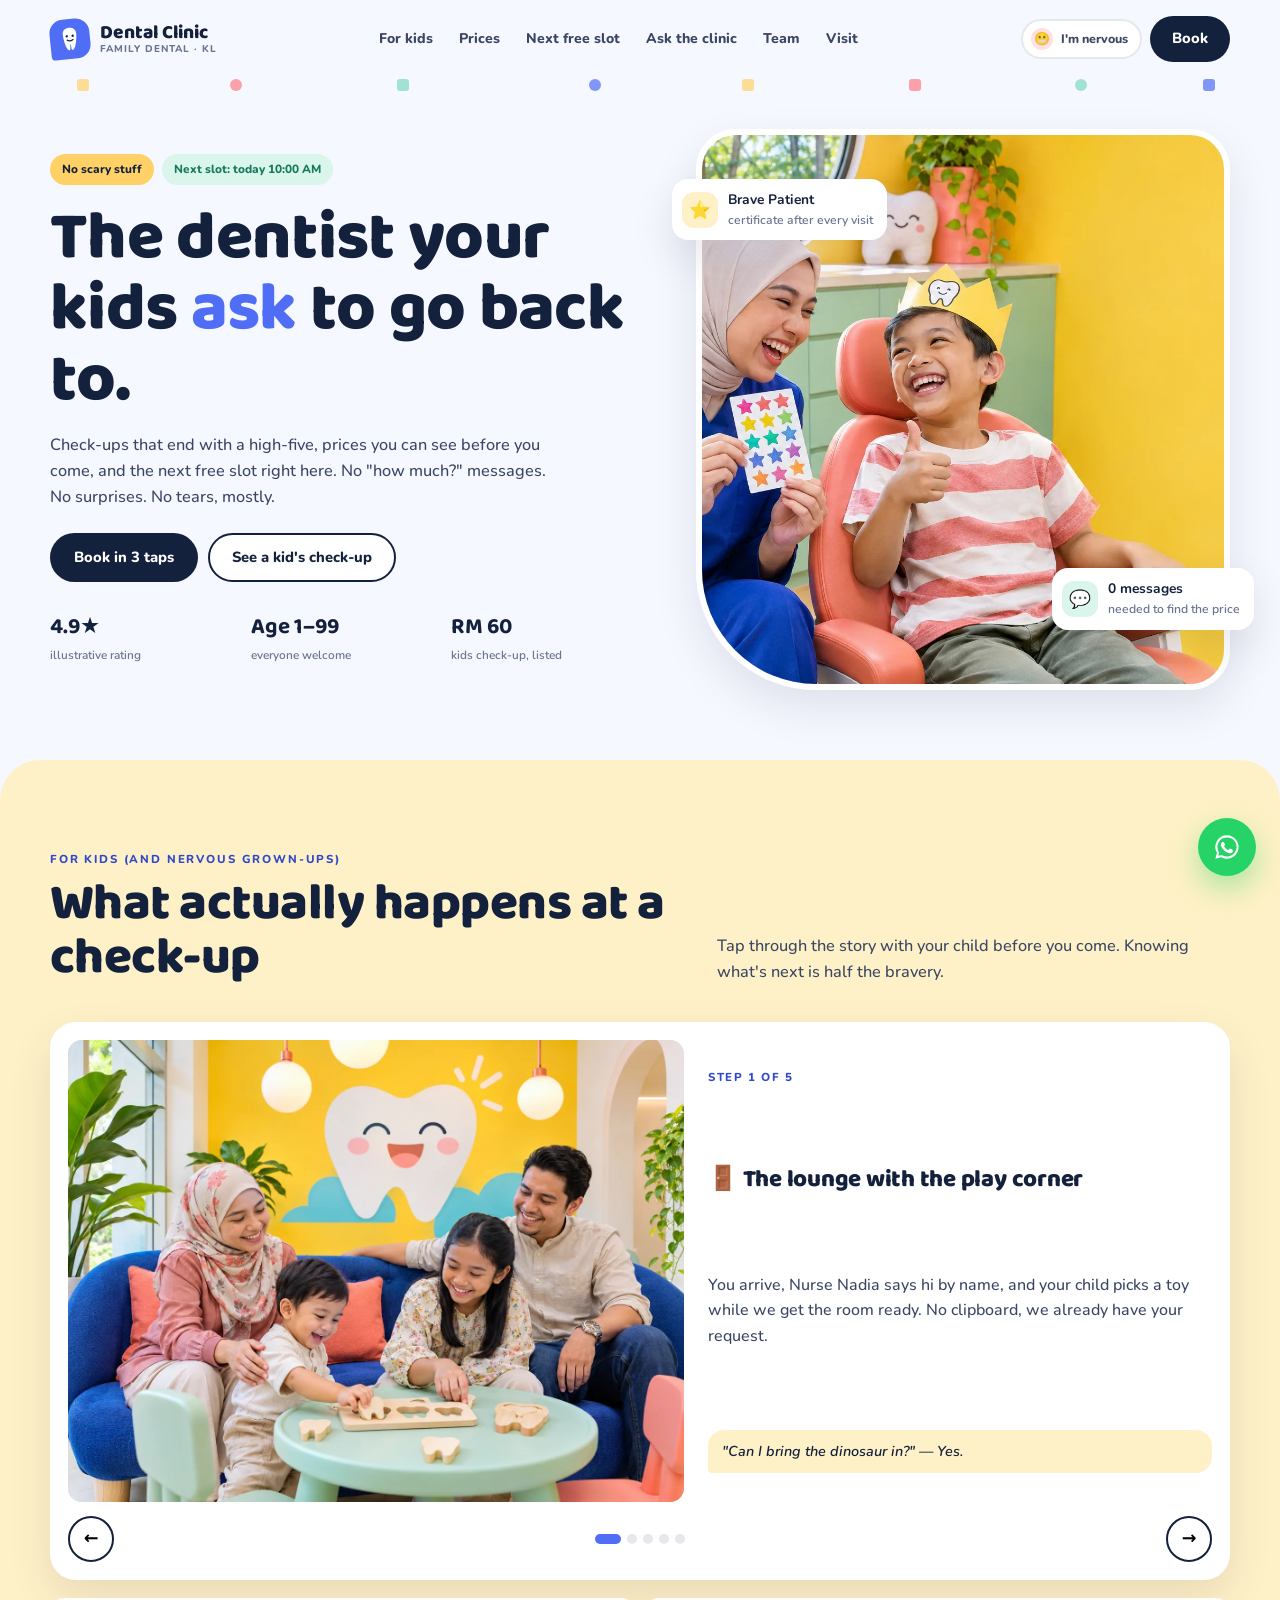
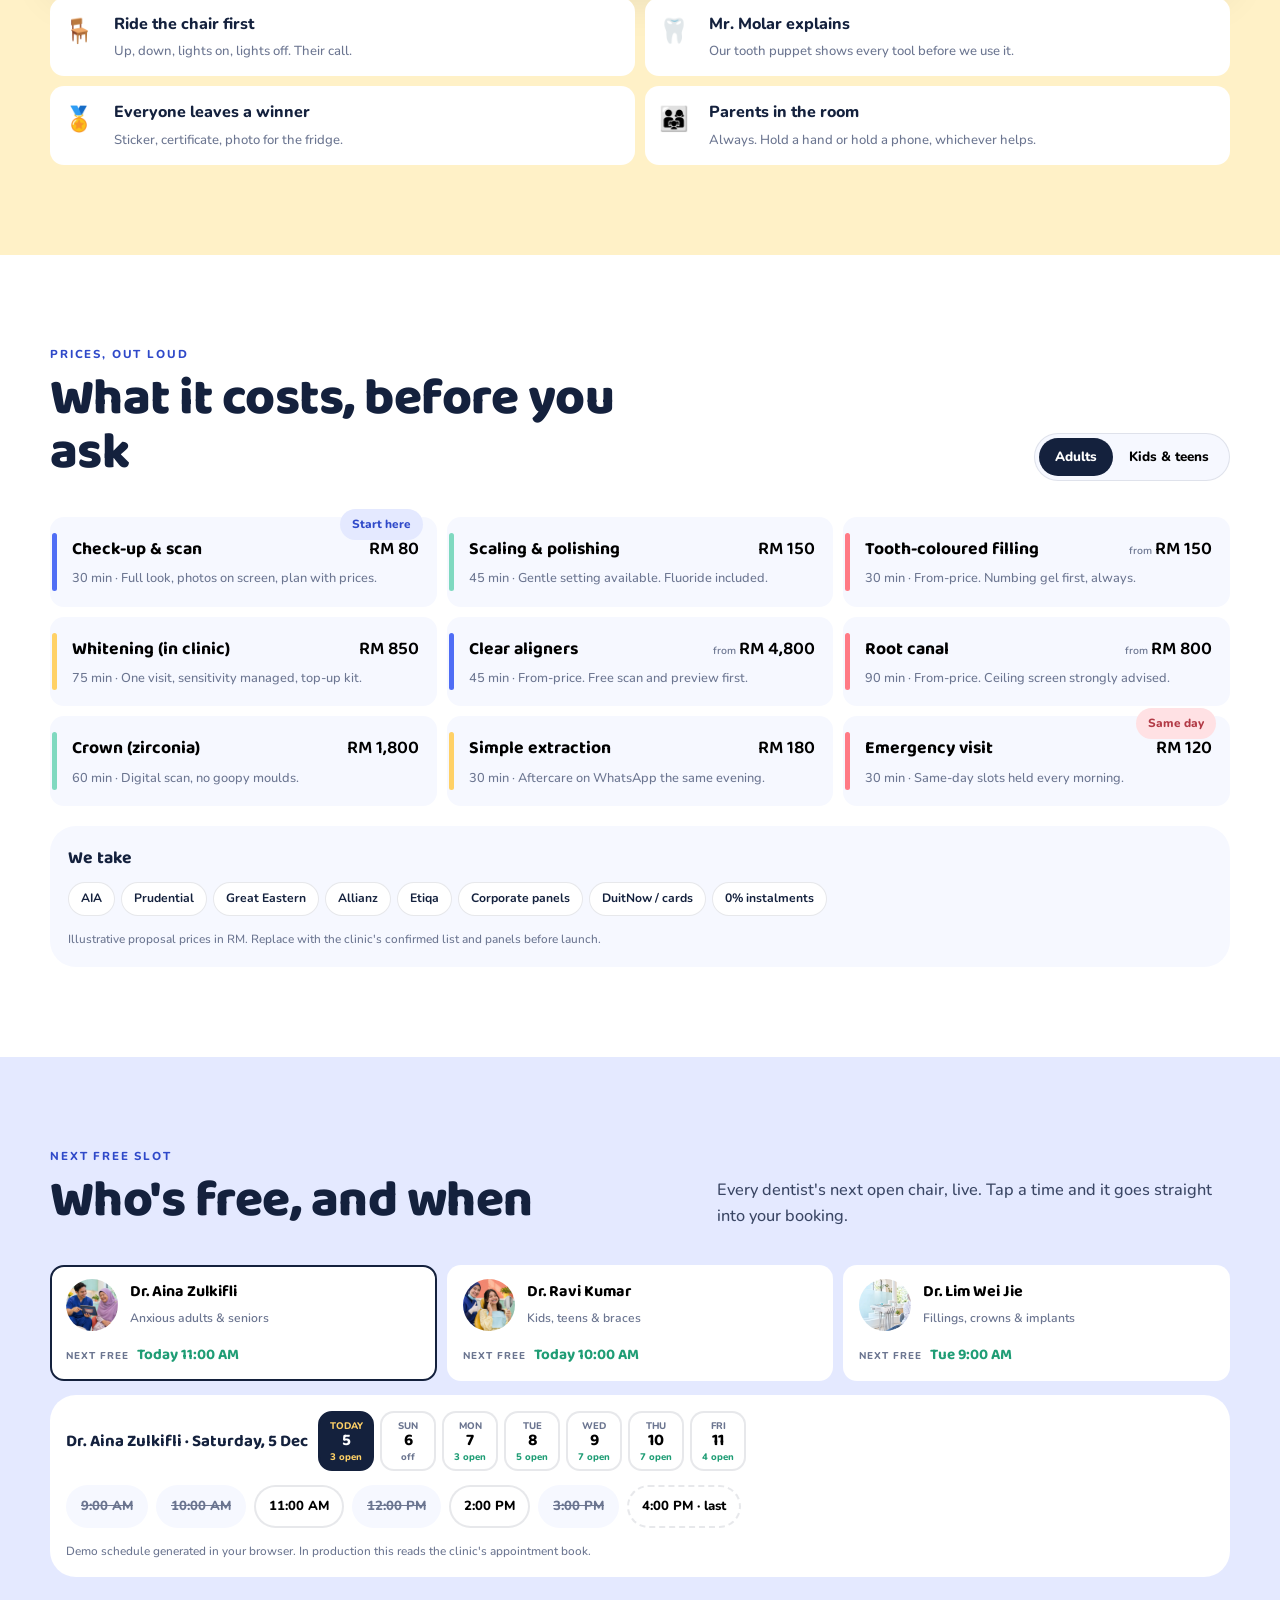
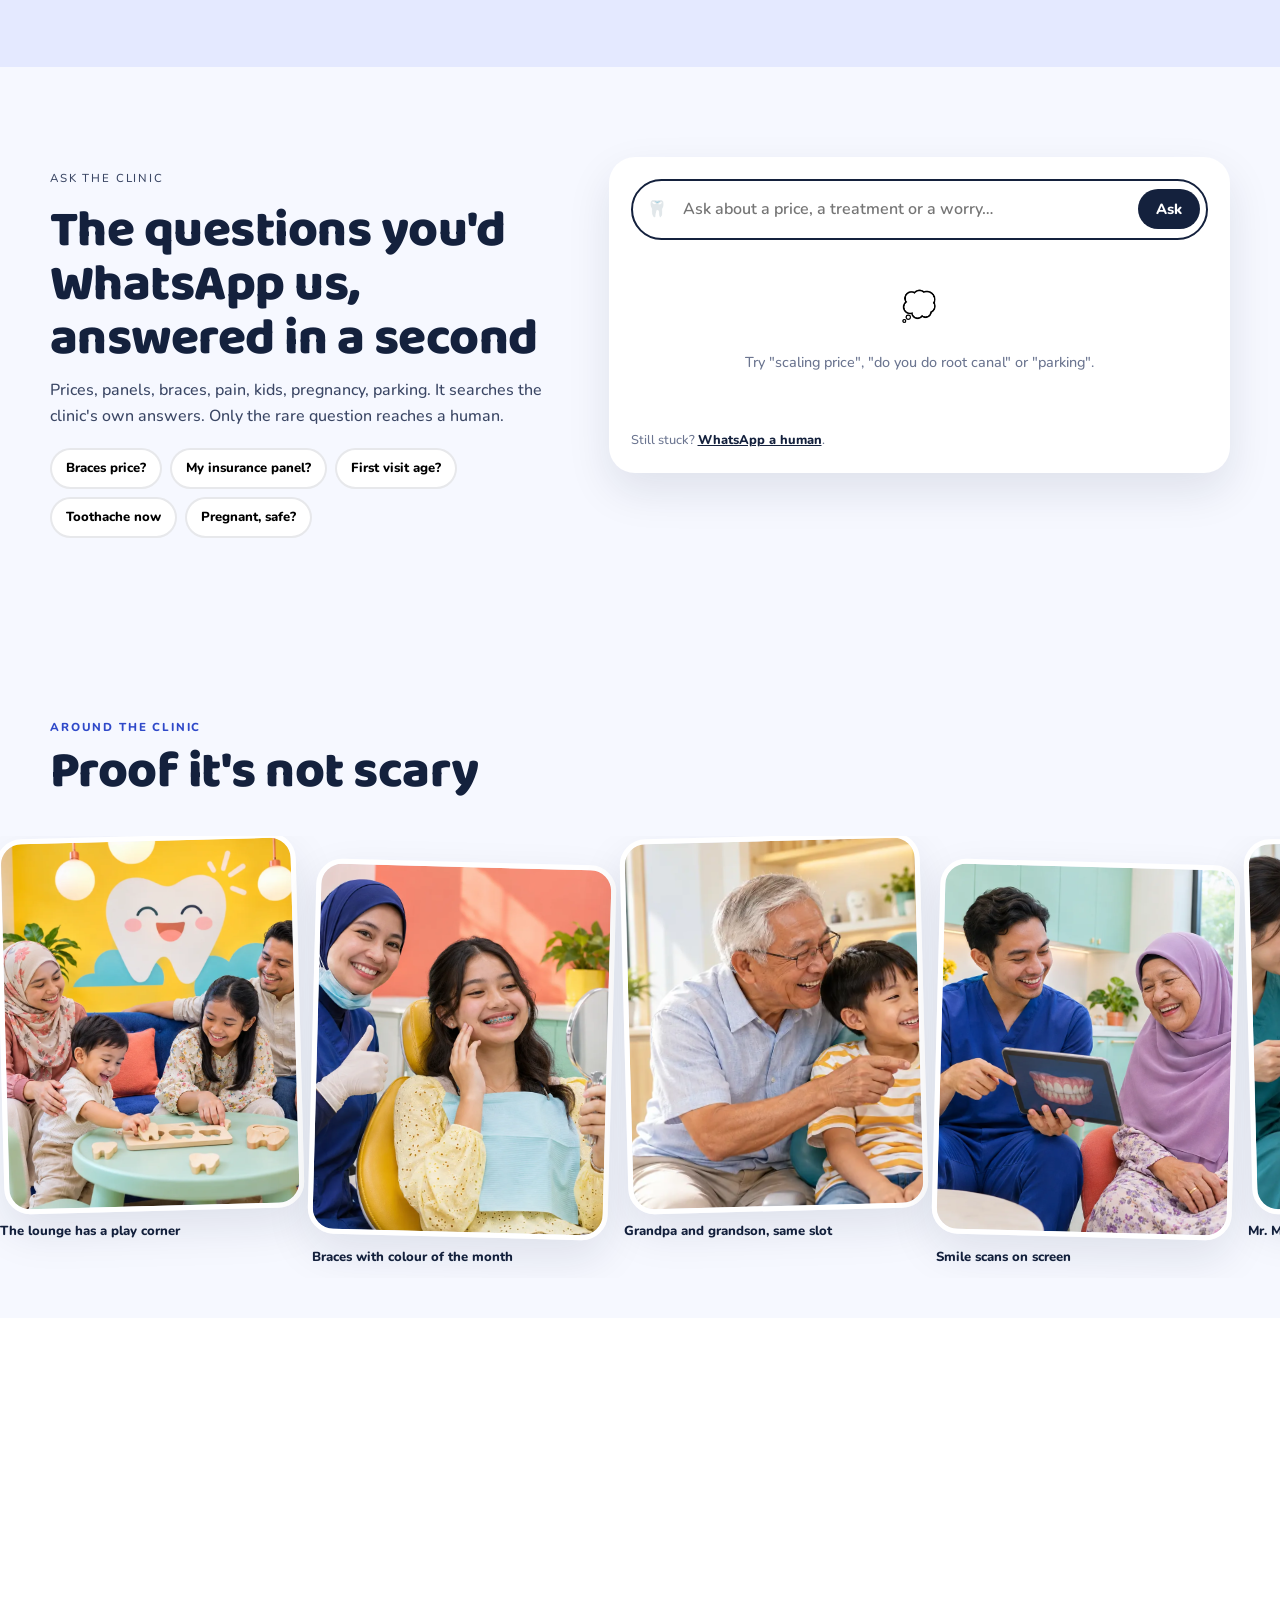
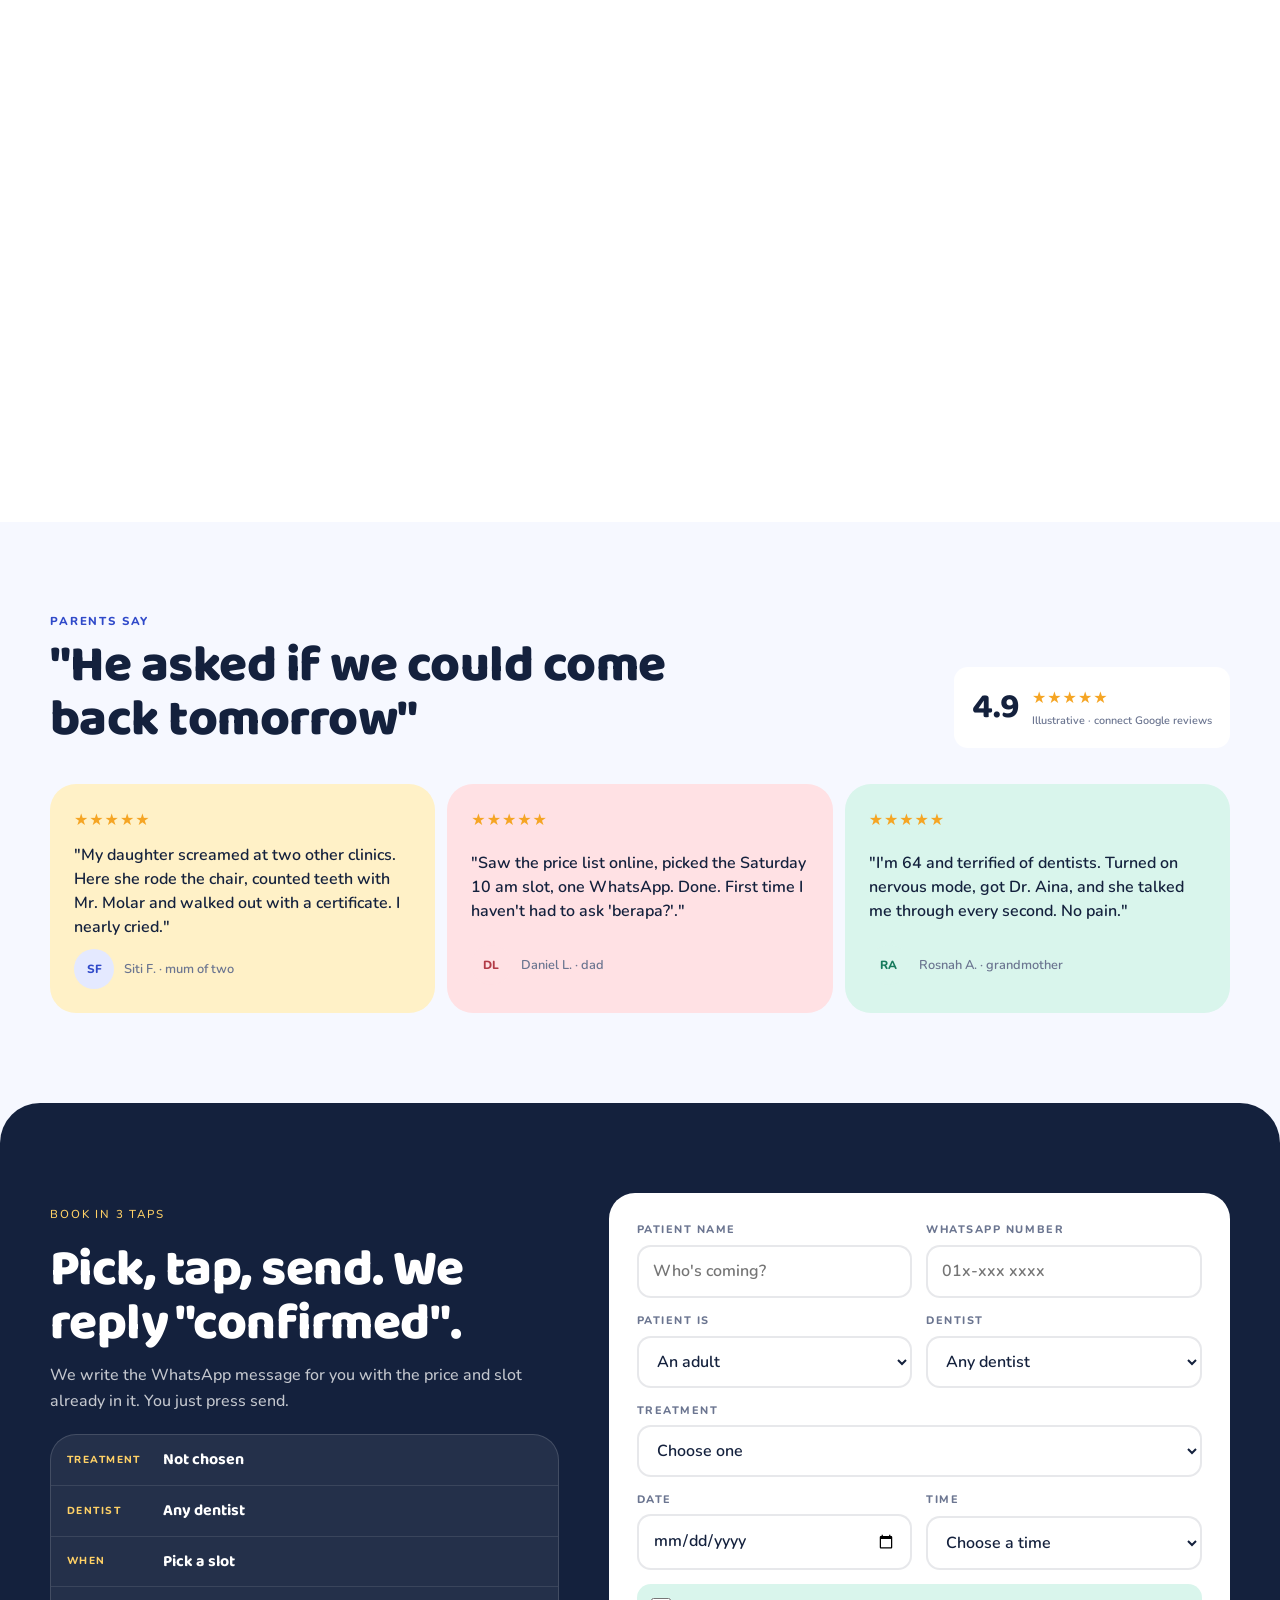
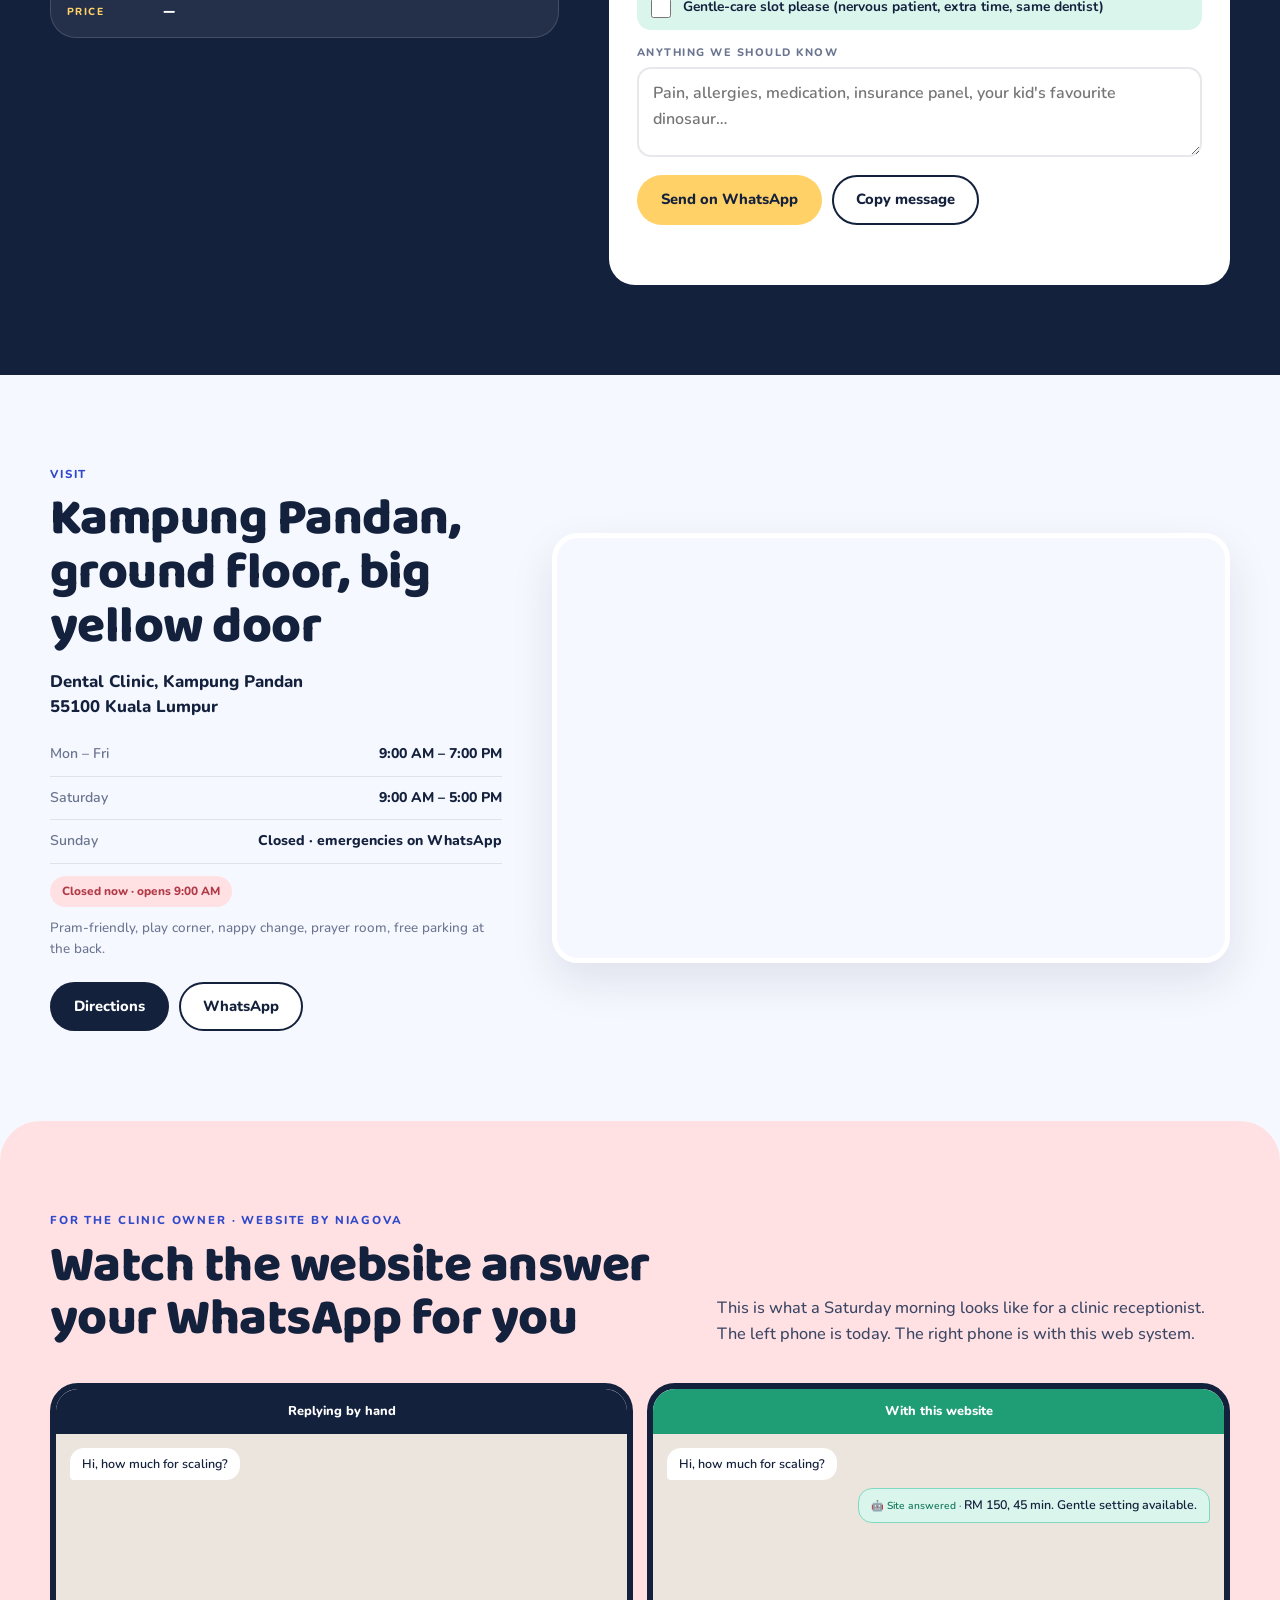
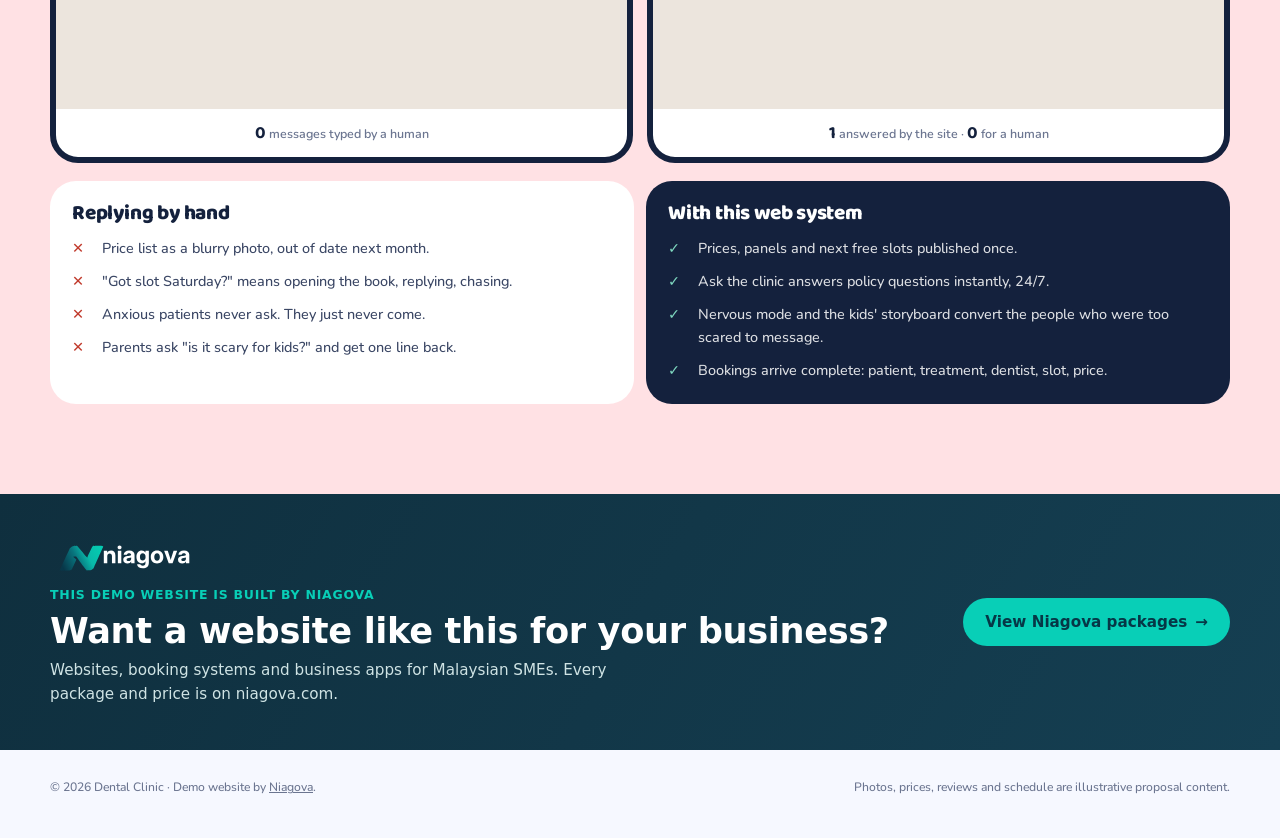
<file: 02-modern/index.html>
<!DOCTYPE html>
<html lang="en">
<head>
  <meta charset="UTF-8">
  <meta name="viewport" content="width=device-width, initial-scale=1.0">
  <meta name="theme-color" content="#f6f8ff">
  <meta name="description" content="Dental Clinic — the friendly dental clinic in Kuala Lumpur for kids, teens, parents and grandparents. Prices shown, next free slot shown, nervous-patient mode, and bookings in one WhatsApp message.">
  <meta name="author" content="Niagova">
  <title>Dental Clinic | The dentist your kids ask to go back to</title>
  <link rel="preconnect" href="https://fonts.googleapis.com">
  <link rel="preconnect" href="https://fonts.gstatic.com" crossorigin>
  <link href="https://fonts.googleapis.com/css2?family=Baloo+2:wght@600;700;800&family=Nunito:wght@400;600;700;800&display=swap" rel="stylesheet">
  <link rel="stylesheet" href="style.css?v=__BUILD_VERSION__">
</head>
<body>
  <a class="skip-link" href="#main">Skip to content</a>

  <header class="site-header" id="siteHeader">
    <div class="wrap nav">
      <a class="brand" href="#top" aria-label="Dental Clinic home">
        <span class="brand-tooth" aria-hidden="true"><svg viewBox="0 0 40 40"><path d="M20 5c-5 0-9 3-9 8 0 8 3 22 7 22 2 0 1-8 2-8s0 8 2 8c4 0 7-14 7-22 0-5-4-8-9-8z" fill="#fff"/><circle cx="16" cy="16" r="1.6" fill="#14213d"/><circle cx="24" cy="16" r="1.6" fill="#14213d"/><path d="M16 21c2 2 6 2 8 0" stroke="#14213d" stroke-width="1.6" stroke-linecap="round" fill="none"/></svg></span>
        <span class="brand-name">Dental Clinic<small>Family Dental · KL</small></span>
      </a>
      <nav class="nav-links" id="navLinks" aria-label="Primary navigation">
        <a href="#kids">For kids</a>
        <a href="#prices">Prices</a>
        <a href="#slots">Next free slot</a>
        <a href="#ask">Ask the clinic</a>
        <a href="#team">Team</a>
        <a href="#visit">Visit</a>
      </nav>
      <div class="nav-actions">
        <button class="mode-toggle" type="button" id="nervousToggle" aria-pressed="false"><span class="dot"></span>I'm nervous</button>
        <a class="button button-ink" href="#book">Book</a>
        <button class="menu-toggle" id="menuToggle" type="button" aria-expanded="false" aria-controls="navLinks" aria-label="Open navigation"><span></span><span></span><span></span></button>
      </div>
    </div>
  </header>

  <main id="main">
    <!-- HERO -->
    <section class="hero" id="top">
      <div class="confetti" aria-hidden="true"><i></i><i></i><i></i><i></i><i></i><i></i><i></i><i></i></div>
      <div class="wrap hero-grid">
        <div class="hero-copy">
          <p class="hero-chips"><span class="chip chip-yellow">No scary stuff</span><span class="chip chip-mint" id="heroSlotChip">Next slot: checking…</span></p>
          <h1>The dentist your kids <span class="wiggle">ask</span> to go back to.</h1>
          <p class="lead">Check-ups that end with a high-five, prices you can see before you come, and the next free slot right here. No "how much?" messages. No surprises. No tears, mostly.</p>
          <div class="hero-actions">
            <a class="button button-ink" href="#book">Book in 3 taps</a>
            <a class="button button-outline" href="#kids">See a kid's check-up</a>
          </div>
          <ul class="trust">
            <li><strong>4.9★</strong><span>illustrative rating</span></li>
            <li><strong>Age 1–99</strong><span>everyone welcome</span></li>
            <li><strong>RM 60</strong><span>kids check-up, listed</span></li>
          </ul>
        </div>
        <div class="hero-visual">
          <div class="hero-photo"><img src="images/mod-hero-kid.webp" alt="A laughing boy in a paper tooth crown giving a thumbs-up in the dental chair while a dentist holds up star stickers" fetchpriority="high"></div>
          <div class="sticker sticker-one reveal"><span>⭐</span><div><strong>Brave Patient</strong><span>certificate after every visit</span></div></div>
          <div class="sticker sticker-two reveal"><span>💬</span><div><strong>0 messages</strong><span>needed to find the price</span></div></div>
        </div>
      </div>
    </section>

    <!-- NERVOUS PANEL (shown when toggle on) -->
    <section class="calm" id="calm" hidden>
      <div class="wrap calm-grid">
        <div>
          <p class="eyebrow">Nervous mode is on</p>
          <h2>Okay. Here's how we make this easy.</h2>
          <p>You told us you're nervous, so the site is now calmer, and your booking will ask for the gentle-care slot automatically. Nothing happens in the chair without you saying yes first.</p>
        </div>
        <ul class="calm-list">
          <li><span>✋</span><strong>Raise a hand, we stop.</strong> Every time. No explanation needed.</li>
          <li><span>🗣️</span><strong>Talk first, look second.</strong> Your first visit can be a chat in the lounge, no chair at all.</li>
          <li><span>🧴</span><strong>Numbing gel before any needle.</strong> Pressure, not pinch.</li>
          <li><span>🎧</span><strong>Headphones and a ceiling screen.</strong> Pick the show, forget the room.</li>
          <li><span>👩‍⚕️</span><strong>Same dentist, every visit.</strong> Dr. Aina specialises in anxious adults.</li>
        </ul>
      </div>
    </section>

    <!-- KIDS STORYBOARD -->
    <section class="kids" id="kids">
      <div class="wrap">
        <div class="section-head reveal">
          <div><p class="eyebrow">For kids (and nervous grown-ups)</p><h2>What actually happens at a check-up</h2></div>
          <p class="lead">Tap through the story with your child before you come. Knowing what's next is half the bravery.</p>
        </div>
        <div class="story reveal" id="story">
          <div class="story-stage" id="storyStage"></div>
          <div class="story-nav"><button type="button" id="storyPrev" aria-label="Previous step">←</button><div class="story-dots" id="storyDots"></div><button type="button" id="storyNext" aria-label="Next step">→</button></div>
        </div>
        <div class="kids-promises reveal">
          <div><span>🪑</span><strong>Ride the chair first</strong><p>Up, down, lights on, lights off. Their call.</p></div>
          <div><span>🦷</span><strong>Mr. Molar explains</strong><p>Our tooth puppet shows every tool before we use it.</p></div>
          <div><span>🏅</span><strong>Everyone leaves a winner</strong><p>Sticker, certificate, photo for the fridge.</p></div>
          <div><span>👨‍👩‍👧</span><strong>Parents in the room</strong><p>Always. Hold a hand or hold a phone, whichever helps.</p></div>
        </div>
      </div>
    </section>

    <!-- PRICES -->
    <section class="prices" id="prices">
      <div class="wrap">
        <div class="section-head reveal">
          <div><p class="eyebrow">Prices, out loud</p><h2>What it costs, before you ask</h2></div>
          <div class="toggle" role="group" aria-label="Price list for"><button type="button" class="active" data-list="adults">Adults</button><button type="button" data-list="kids">Kids &amp; teens</button></div>
        </div>
        <div class="price-grid reveal" id="priceGrid"></div>
        <div class="panel-row reveal">
          <strong>We take</strong>
          <div class="chips"><span>AIA</span><span>Prudential</span><span>Great Eastern</span><span>Allianz</span><span>Etiqa</span><span>Corporate panels</span><span>DuitNow / cards</span><span>0% instalments</span></div>
          <p class="fine-print">Illustrative proposal prices in RM. Replace with the clinic's confirmed list and panels before launch.</p>
        </div>
      </div>
    </section>

    <!-- NEXT FREE SLOT -->
    <section class="slots" id="slots">
      <div class="wrap">
        <div class="section-head reveal">
          <div><p class="eyebrow">Next free slot</p><h2>Who's free, and when</h2></div>
          <p class="lead">Every dentist's next open chair, live. Tap a time and it goes straight into your booking.</p>
        </div>
        <div class="dentist-cards reveal" id="dentistCards"></div>
        <div class="week-board reveal">
          <div class="week-head"><strong id="weekTitle">This week</strong><div class="day-pills" id="dayPills" role="tablist" aria-label="Choose a day"></div></div>
          <div class="week-slots" id="weekSlots"></div>
          <p class="fine-print">Demo schedule generated in your browser. In production this reads the clinic's appointment book.</p>
        </div>
      </div>
    </section>

    <!-- ASK THE CLINIC -->
    <section class="ask" id="ask">
      <div class="wrap ask-grid">
        <div class="ask-copy reveal">
          <p class="eyebrow">Ask the clinic</p>
          <h2>The questions you'd WhatsApp us, answered in a second</h2>
          <p>Prices, panels, braces, pain, kids, pregnancy, parking. It searches the clinic's own answers. Only the rare question reaches a human.</p>
          <div class="suggest" id="askSuggest">
            <button type="button" data-q="braces price">Braces price?</button>
            <button type="button" data-q="panel insurance">My insurance panel?</button>
            <button type="button" data-q="first visit kid age">First visit age?</button>
            <button type="button" data-q="toothache">Toothache now</button>
            <button type="button" data-q="pregnant">Pregnant, safe?</button>
          </div>
        </div>
        <div class="ask-panel reveal">
          <form class="ask-form" id="askForm" role="search"><span aria-hidden="true">🦷</span><input id="askInput" type="search" placeholder="Ask about a price, a treatment or a worry…" autocomplete="off" aria-label="Ask the clinic"><button class="button button-ink" type="submit">Ask</button></form>
          <div class="ask-results" id="askResults" aria-live="polite"><div class="ask-empty"><span>💭</span><p>Try "scaling price", "do you do root canal" or "parking".</p></div></div>
          <p class="ask-fallback">Still stuck? <a href="https://wa.me/601158121239?text=Hi%20Dental%20Clinic%2C%20quick%20question%3A%20" target="_blank" rel="noopener">WhatsApp a human</a>.</p>
        </div>
      </div>
    </section>

    <!-- GALLERY -->
    <section class="gallery" aria-label="Around the clinic">
      <div class="wrap section-head reveal"><div><p class="eyebrow">Around the clinic</p><h2>Proof it's not scary</h2></div></div>
      <div class="strip reveal">
        <figure><img src="images/mod-family-lounge.webp" alt="A family relaxing in the colourful waiting area while children play at a mint table" loading="lazy"><figcaption>The lounge has a play corner</figcaption></figure>
        <figure><img src="images/mod-teen-braces.webp" alt="A teenager smiling with colourful braces while a dentist gives a thumbs-up" loading="lazy"><figcaption>Braces with colour of the month</figcaption></figure>
        <figure><img src="images/clinic-hero-generations-v4.webp" alt="A grandfather, a boy and a dentist laughing over a tooth model" loading="lazy"><figcaption>Grandpa and grandson, same slot</figcaption></figure>
        <figure><img src="images/mod-senior-smile.webp" alt="A grandmother laughing with a dentist showing her a smile scan on a tablet" loading="lazy"><figcaption>Smile scans on screen</figcaption></figure>
        <figure><img src="images/dental-family-v2.webp" alt="A dentist showing a tooth model to a girl and her mother" loading="lazy"><figcaption>Mr. Molar explains everything</figcaption></figure>
      </div>
    </section>

    <!-- TEAM -->
    <section class="team" id="team">
      <div class="wrap team-grid">
        <figure class="team-photo reveal"><img src="images/mod-team-fun.webp" alt="Three laughing clinic staff in blue, coral and mint scrubs holding a giant toothbrush and a tooth mascot" loading="lazy"></figure>
        <div class="team-copy reveal">
          <p class="eyebrow">The team</p>
          <h2>Dentists who remember your kid's favourite dinosaur</h2>
          <p>Nobody here lectures. We have all had a filling, we all know the feeling, and we all think a clinic should be the least scary building on the street.</p>
          <ul class="team-list">
            <li><span class="avatar a-blue">AZ</span><div><strong>Dr. Aina Zulkifli</strong><span>Principal · anxious adults &amp; seniors</span><em>Fun fact: cries at Pixar films. Every time.</em></div></li>
            <li><span class="avatar a-coral">RK</span><div><strong>Dr. Ravi Kumar</strong><span>Kids &amp; teens · braces</span><em>Fun fact: knows 40 dinosaurs by name. Tested weekly.</em></div></li>
            <li><span class="avatar a-mint">NH</span><div><strong>Nurse Nadia Hashim</strong><span>Head nurse · sticker keeper</span><em>Fun fact: has never run out of stickers. Not once.</em></div></li>
          </ul>
        </div>
      </div>
    </section>

    <!-- REVIEWS -->
    <section class="reviews" id="reviews">
      <div class="wrap">
        <div class="section-head reveal"><div><p class="eyebrow">Parents say</p><h2>"He asked if we could come back tomorrow"</h2></div><div class="rating-tile"><strong>4.9</strong><div><span class="stars">★★★★★</span><small>Illustrative · connect Google reviews</small></div></div></div>
        <div class="review-grid reveal">
          <article class="review"><span class="stars">★★★★★</span><p>"My daughter screamed at two other clinics. Here she rode the chair, counted teeth with Mr. Molar and walked out with a certificate. I nearly cried."</p><footer><span class="avatar a-blue">SF</span>Siti F. · mum of two</footer></article>
          <article class="review"><span class="stars">★★★★★</span><p>"Saw the price list online, picked the Saturday 10 am slot, one WhatsApp. Done. First time I haven't had to ask 'berapa?'."</p><footer><span class="avatar a-coral">DL</span>Daniel L. · dad</footer></article>
          <article class="review"><span class="stars">★★★★★</span><p>"I'm 64 and terrified of dentists. Turned on nervous mode, got Dr. Aina, and she talked me through every second. No pain."</p><footer><span class="avatar a-mint">RA</span>Rosnah A. · grandmother</footer></article>
        </div>
      </div>
    </section>

    <!-- BOOK -->
    <section class="book" id="book">
      <div class="wrap book-grid">
        <div class="book-copy reveal">
          <p class="eyebrow">Book in 3 taps</p>
          <h2>Pick, tap, send. We reply "confirmed".</h2>
          <p>We write the WhatsApp message for you with the price and slot already in it. You just press send.</p>
          <div class="summary" id="summary">
            <div><span>Treatment</span><strong id="sumService">Not chosen</strong></div>
            <div><span>Dentist</span><strong id="sumDentist">Any</strong></div>
            <div><span>When</span><strong id="sumWhen">Pick a slot</strong></div>
            <div><span>Price</span><strong id="sumPrice">—</strong></div>
          </div>
          <div class="cert-preview reveal" id="certPreview" hidden>
            <p class="eyebrow">Sneak peek: the certificate</p>
            <div class="cert"><span class="cert-star">⭐</span><strong>Brave Patient Award</strong><em id="certName">Your name here</em><span>Dental Clinic</span></div>
          </div>
        </div>
        <form class="book-form reveal" id="bookForm" novalidate>
          <div class="form-grid">
            <div class="field"><label for="name">Patient name</label><input id="name" name="name" required autocomplete="name" placeholder="Who's coming?"></div>
            <div class="field"><label for="phone">WhatsApp number</label><input id="phone" name="phone" required autocomplete="tel" inputmode="tel" placeholder="01x-xxx xxxx"></div>
            <div class="field"><label for="age">Patient is</label><select id="age" name="age"><option>An adult</option><option>A child (under 12)</option><option>A teen</option><option>A senior</option></select></div>
            <div class="field"><label for="dentist">Dentist</label><select id="dentist" name="dentist"><option>Any dentist</option></select></div>
            <div class="field full"><label for="service">Treatment</label><select id="service" name="service" required><option value="">Choose one</option></select></div>
            <div class="field"><label for="date">Date</label><input id="date" name="date" type="date" required></div>
            <div class="field"><label for="time">Time</label><select id="time" name="time" required><option value="">Choose a time</option></select></div>
            <div class="field full check"><input id="gentle" name="gentle" type="checkbox" value="yes"><label for="gentle">Gentle-care slot please (nervous patient, extra time, same dentist)</label></div>
            <div class="field full"><label for="notes">Anything we should know</label><textarea id="notes" name="notes" placeholder="Pain, allergies, medication, insurance panel, your kid's favourite dinosaur…"></textarea></div>
          </div>
          <div class="form-actions"><button class="button button-yellow" type="submit">Send on WhatsApp</button><button class="button button-outline" type="button" id="copyMessage">Copy message</button></div>
          <p class="form-status" id="formStatus" role="status"></p>
        </form>
      </div>
    </section>

    <!-- VISIT -->
    <section class="visit" id="visit">
      <div class="wrap visit-grid">
        <div class="visit-copy reveal">
          <p class="eyebrow">Visit</p>
          <h2>Kampung Pandan, ground floor, big yellow door</h2>
          <address>Dental Clinic, Kampung Pandan<br>55100 Kuala Lumpur</address>
          <dl class="hours"><div><dt>Mon – Fri</dt><dd>9:00 AM – 7:00 PM</dd></div><div><dt>Saturday</dt><dd>9:00 AM – 5:00 PM</dd></div><div><dt>Sunday</dt><dd>Closed · emergencies on WhatsApp</dd></div></dl>
          <p class="open-now chip chip-mint" id="openNow"></p>
          <p class="visit-note">Pram-friendly, play corner, nappy change, prayer room, free parking at the back.</p>
          <div class="hero-actions"><a class="button button-ink" href="https://www.google.com/maps/dir/?api=1&amp;destination=3.144827966176431%2C101.74171596840188" target="_blank" rel="noopener">Directions</a><a class="button button-outline" href="https://wa.me/601158121239?text=Hi%20Dental%20Clinic%2C%20I%27d%20like%20to%20book." target="_blank" rel="noopener">WhatsApp</a></div>
        </div>
        <div class="visit-map reveal"><iframe title="Map to Dental Clinic in Kampung Pandan, Kuala Lumpur" src="https://www.google.com/maps?q=3.144827966176431,101.74171596840188&amp;z=16&amp;output=embed" loading="lazy" referrerpolicy="no-referrer-when-downgrade" allowfullscreen></iframe></div>
      </div>
    </section>

    <!-- PITCH -->
    <section class="pitch" id="for-clinic-owners" aria-labelledby="pitch-title">
      <div class="wrap">
        <div class="section-head reveal">
          <div><p class="eyebrow">For the clinic owner · website by Niagova</p><h2 id="pitch-title">Watch the website answer your WhatsApp for you</h2></div>
          <p class="lead">This is what a Saturday morning looks like for a clinic receptionist. The left phone is today. The right phone is with this web system.</p>
        </div>
        <div class="phones reveal">
          <div class="phone"><div class="phone-head">Replying by hand</div><div class="phone-screen" id="phoneManual"></div><div class="phone-foot"><strong id="manualCount">0</strong> messages typed by a human</div></div>
          <div class="phone phone-good"><div class="phone-head">With this website</div><div class="phone-screen" id="phoneAuto"></div><div class="phone-foot"><strong id="autoCount">0</strong> answered by the site · <strong id="humanCount">0</strong> for a human</div></div>
        </div>
        <div class="compare reveal">
          <div class="compare-col before"><h3>Replying by hand</h3><ul><li>Price list as a blurry photo, out of date next month.</li><li>"Got slot Saturday?" means opening the book, replying, chasing.</li><li>Anxious patients never ask. They just never come.</li><li>Parents ask "is it scary for kids?" and get one line back.</li></ul></div>
          <div class="compare-col after"><h3>With this web system</h3><ul><li>Prices, panels and next free slots published once.</li><li>Ask the clinic answers policy questions instantly, 24/7.</li><li>Nervous mode and the kids' storyboard convert the people who were too scared to message.</li><li>Bookings arrive complete: patient, treatment, dentist, slot, price.</li></ul></div>
        </div>
      </div>
    </section>
  </main>

<section class="niagova-band" aria-labelledby="niagova-title">
  <div class="niagova-band-inner">
    <div>
      <img src="images/niagova-logo-on-dark.svg" alt="Niagova" width="150" height="36" loading="lazy">
      <p class="niagova-band-kicker">This demo website is built by Niagova</p>
      <h2 id="niagova-title">Want a website like this for your business?</h2>
      <p class="niagova-band-copy">Websites, booking systems and business apps for Malaysian SMEs. Every package and price is on niagova.com.</p>
    </div>
    <a class="niagova-band-cta" href="https://niagova.com/#pricing" target="_blank" rel="noopener">View Niagova packages <span aria-hidden="true">→</span></a>
  </div>
</section>

  <footer class="footer"><div class="wrap footer-row"><span>© <span id="year"></span> Dental Clinic · Demo website by <a href="https://niagova.com/" target="_blank" rel="noopener">Niagova</a>.</span><span>Photos, prices, reviews and schedule are illustrative proposal content.</span></div></footer>

  <div class="sticky-bar"><a href="#ask">Ask the clinic</a><a class="primary" href="#book">Book now</a></div>
  <a class="wa-float" href="https://wa.me/601158121239?text=Hi%20Dental%20Clinic%2C%20I%27d%20like%20to%20book." target="_blank" rel="noopener" aria-label="Chat on WhatsApp"><svg viewBox="0 0 24 24" aria-hidden="true"><path fill="currentColor" d="M12 2a10 10 0 0 0-8.6 15.1L2 22l5-1.3A10 10 0 1 0 12 2Zm0 18.2a8.2 8.2 0 0 1-4.2-1.2l-.3-.2-3 .8.8-2.9-.2-.3A8.2 8.2 0 1 1 12 20.2Zm4.5-6.1c-.2-.1-1.5-.7-1.7-.8s-.4-.1-.6.1-.6.8-.8 1-.3.2-.5.1a6.7 6.7 0 0 1-3.3-2.9c-.3-.4.3-.4.7-1.3.1-.2 0-.3 0-.4l-.8-1.8c-.2-.5-.4-.4-.6-.4h-.5a1 1 0 0 0-.7.3 2.9 2.9 0 0 0-.9 2.2 5 5 0 0 0 1 2.6 11.4 11.4 0 0 0 4.4 3.9c1.6.7 2.3.7 3.1.6a2.6 2.6 0 0 0 1.7-1.2 2.1 2.1 0 0 0 .2-1.2c-.1-.1-.3-.2-.5-.3Z"/></svg></a>
  <div class="toast" id="toast" role="status" aria-live="polite"></div>
  <script src="index.js?v=__BUILD_VERSION__" defer></script>
</body>
</html>
</file>
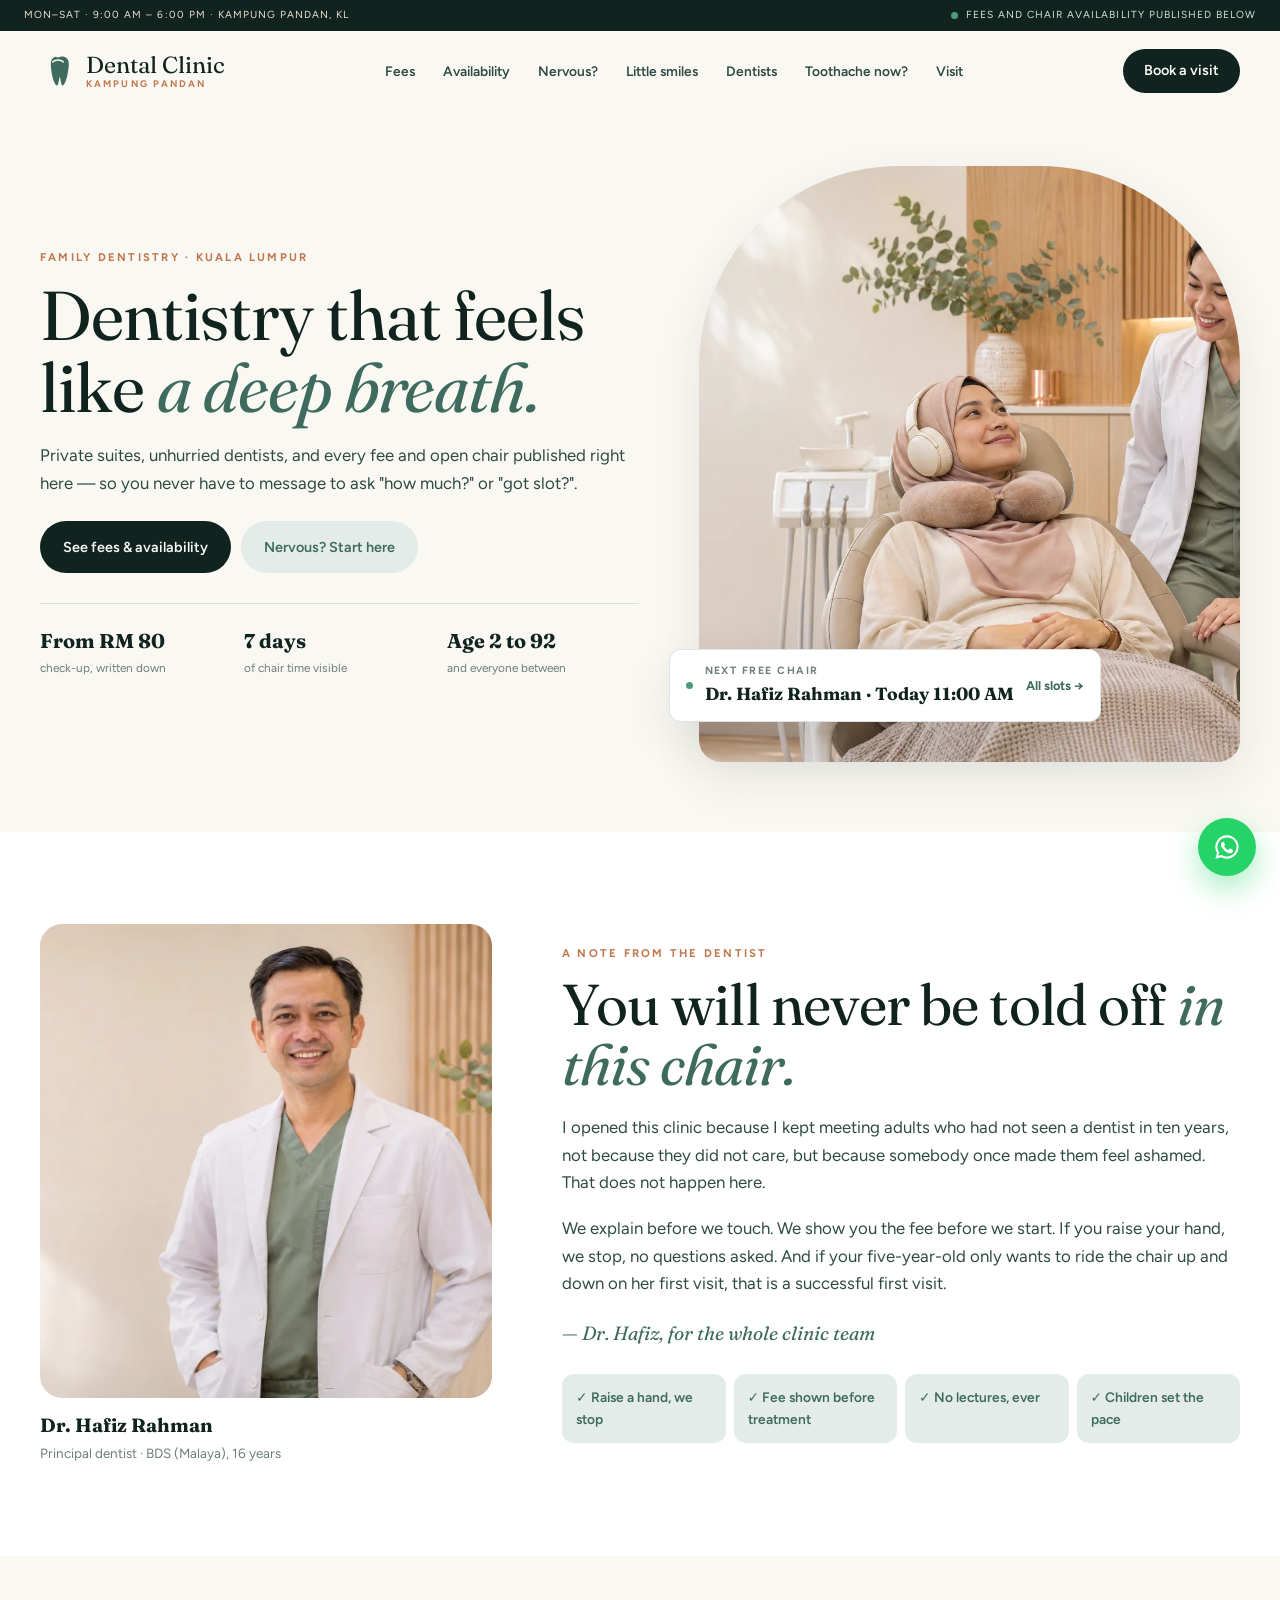
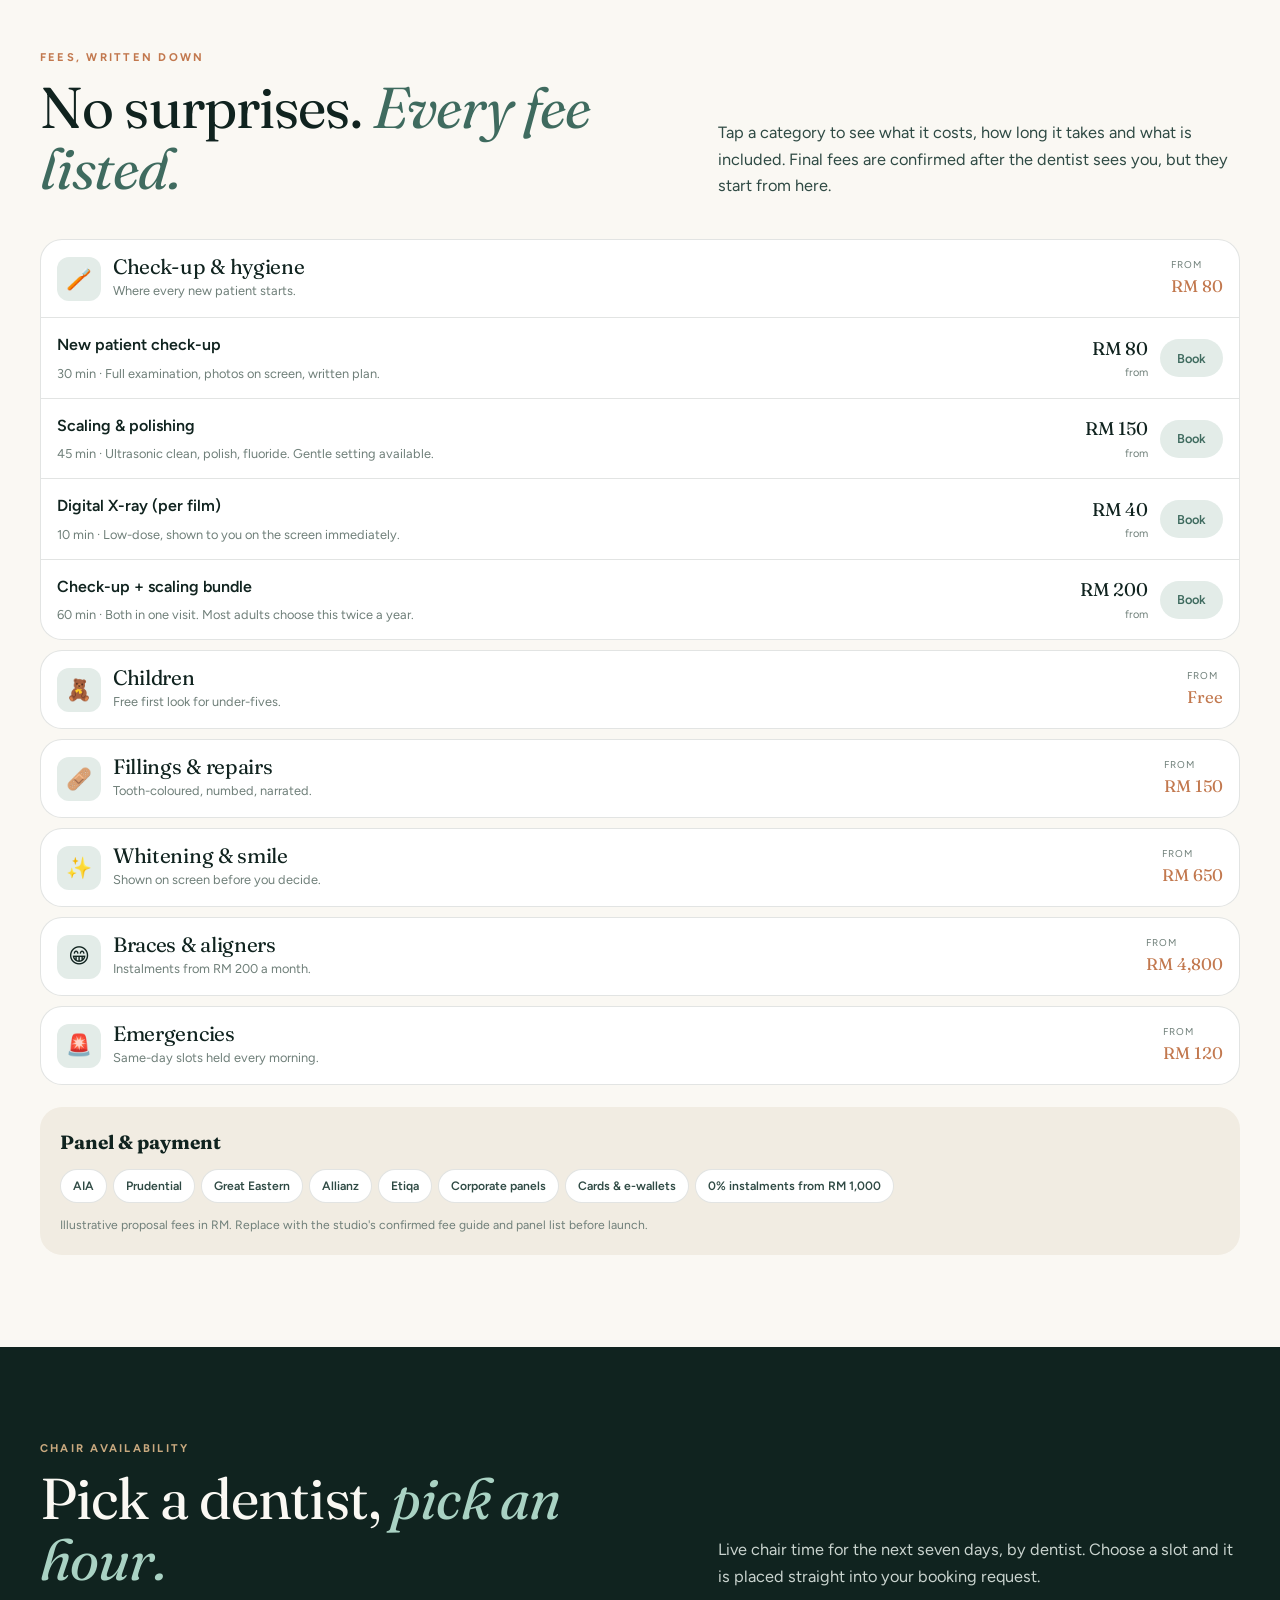
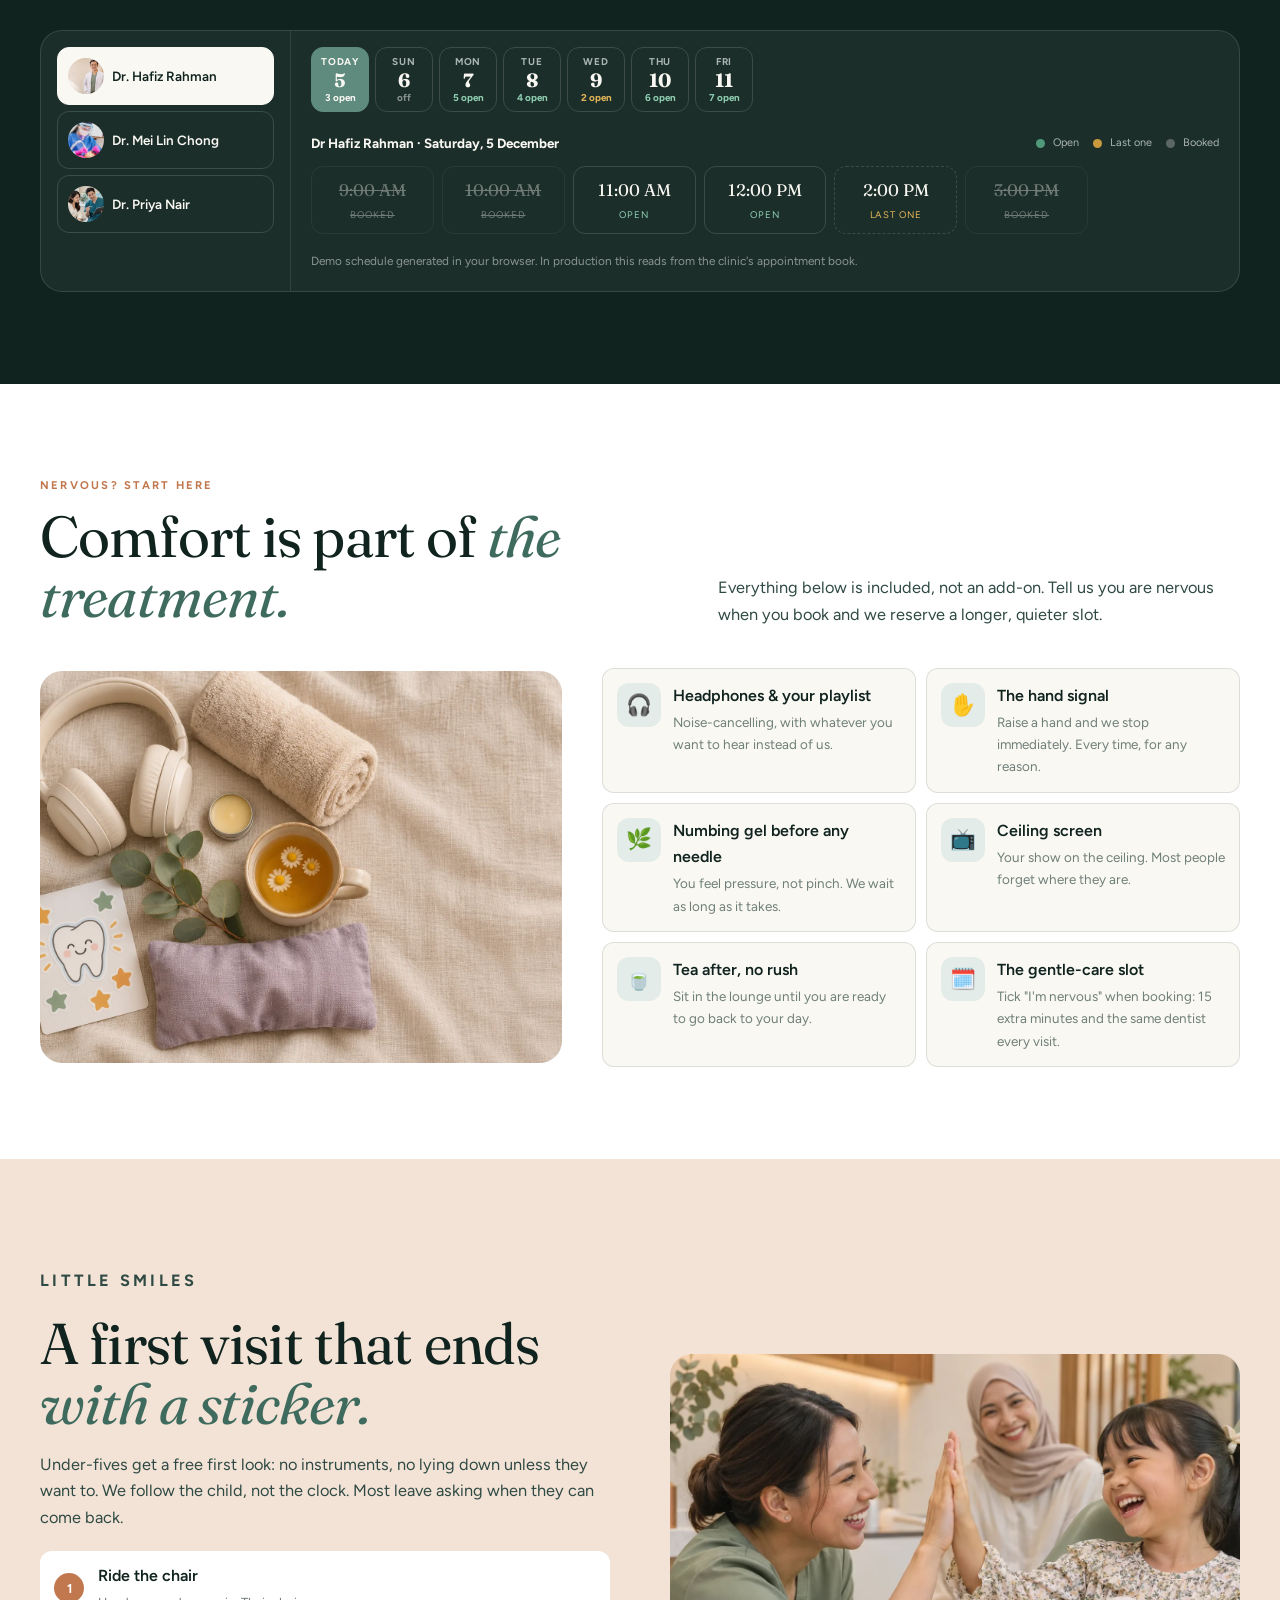
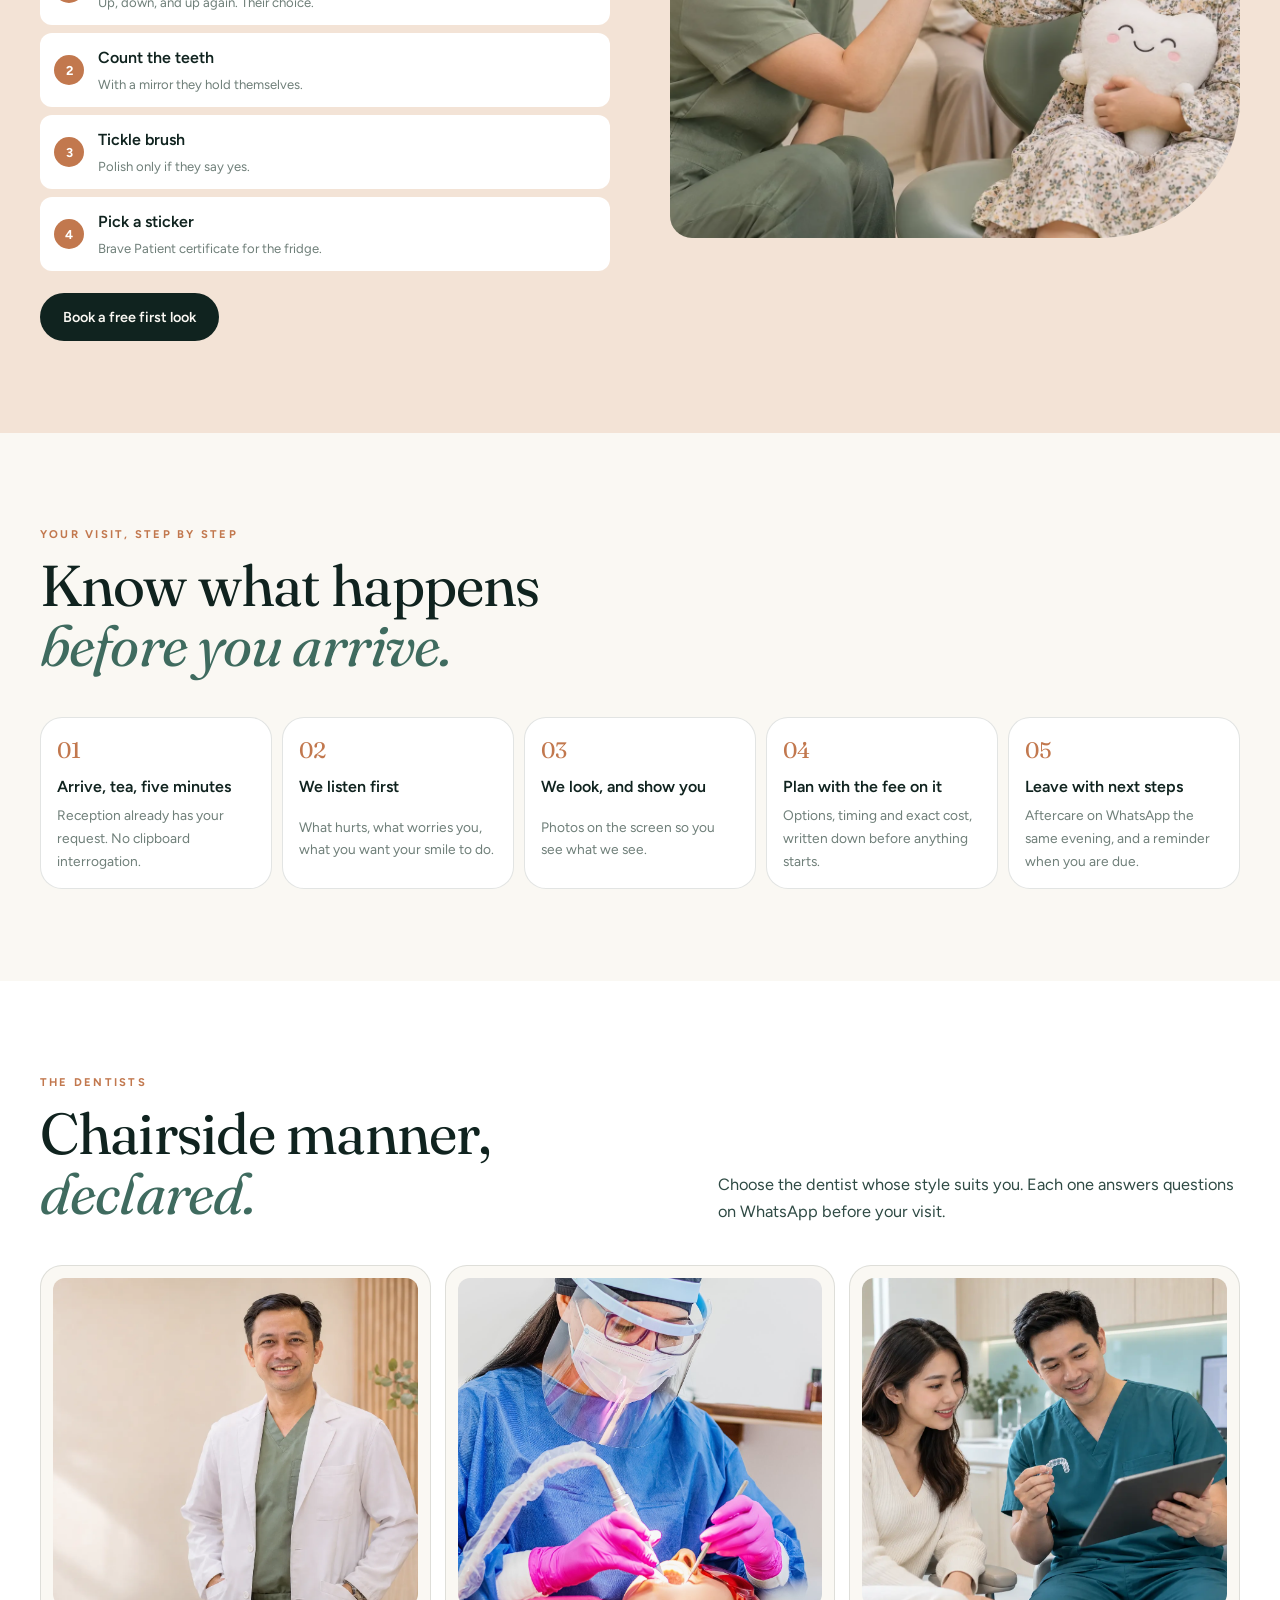
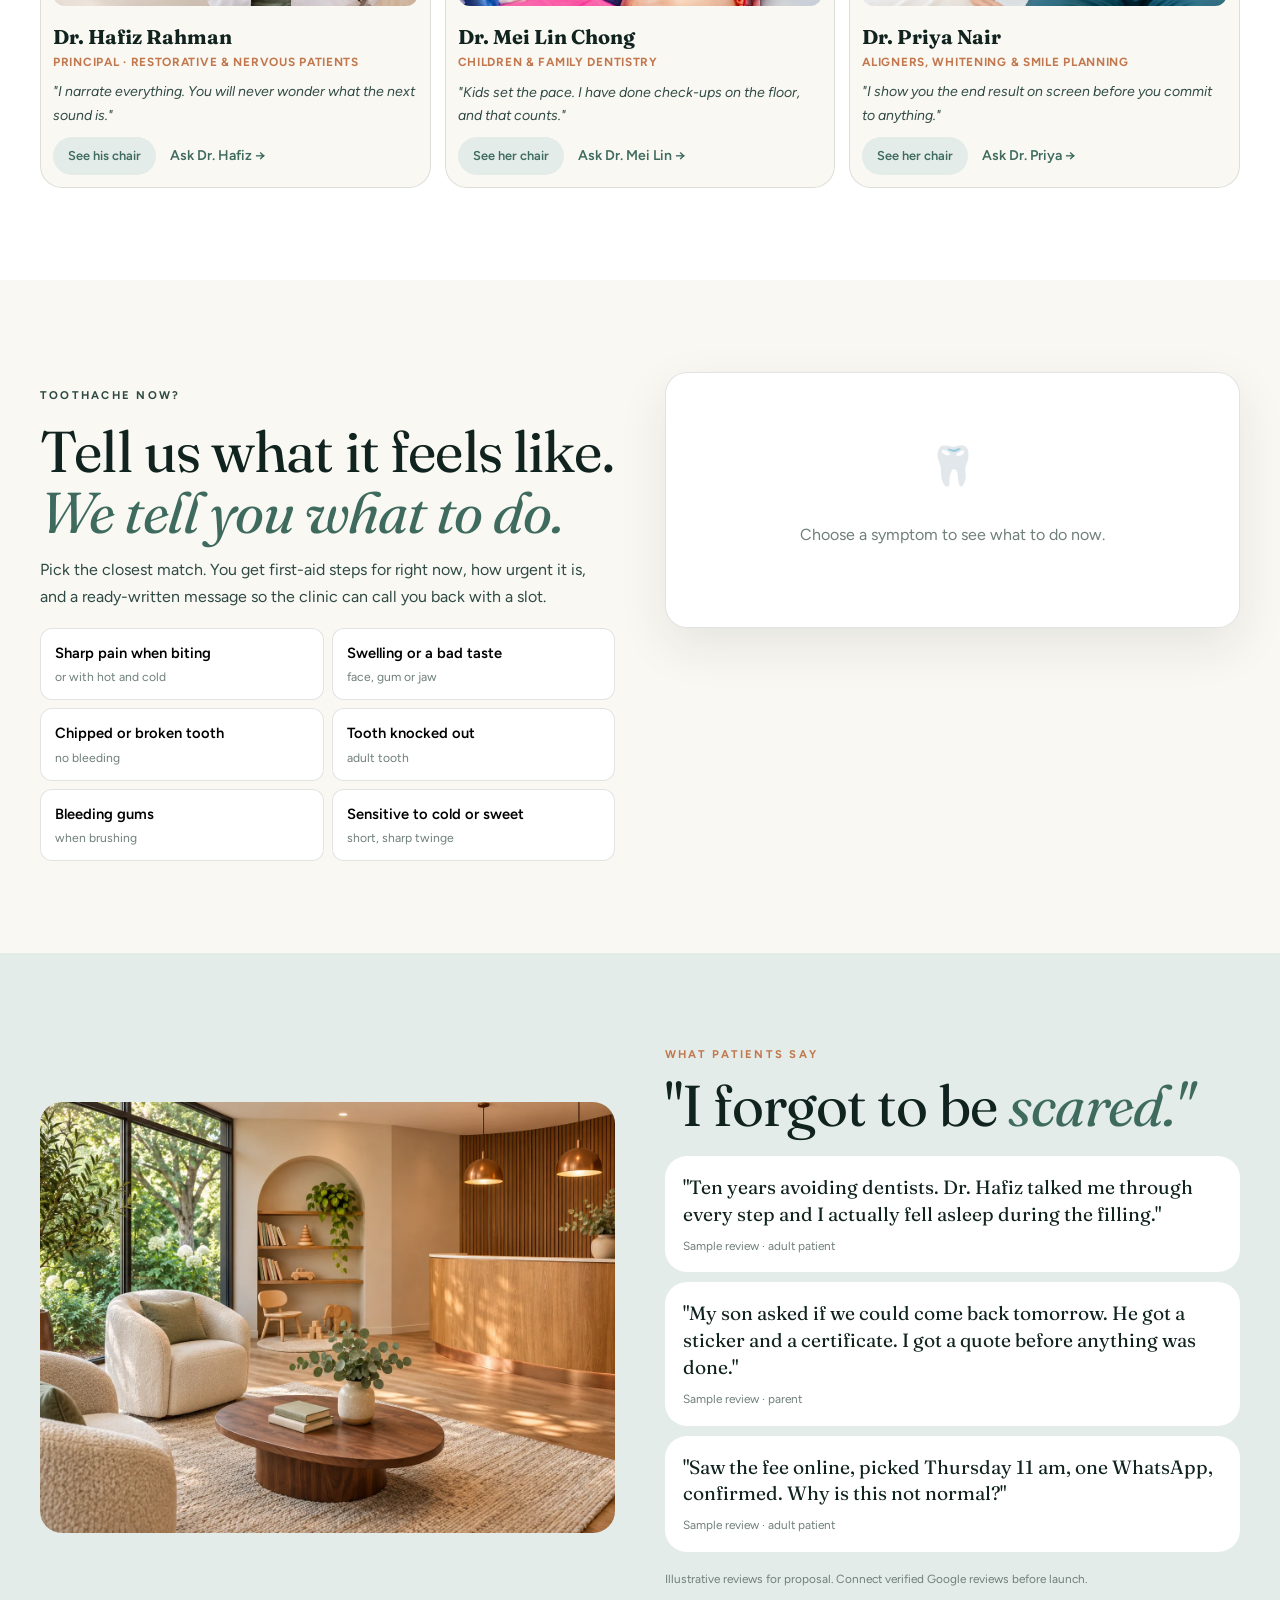
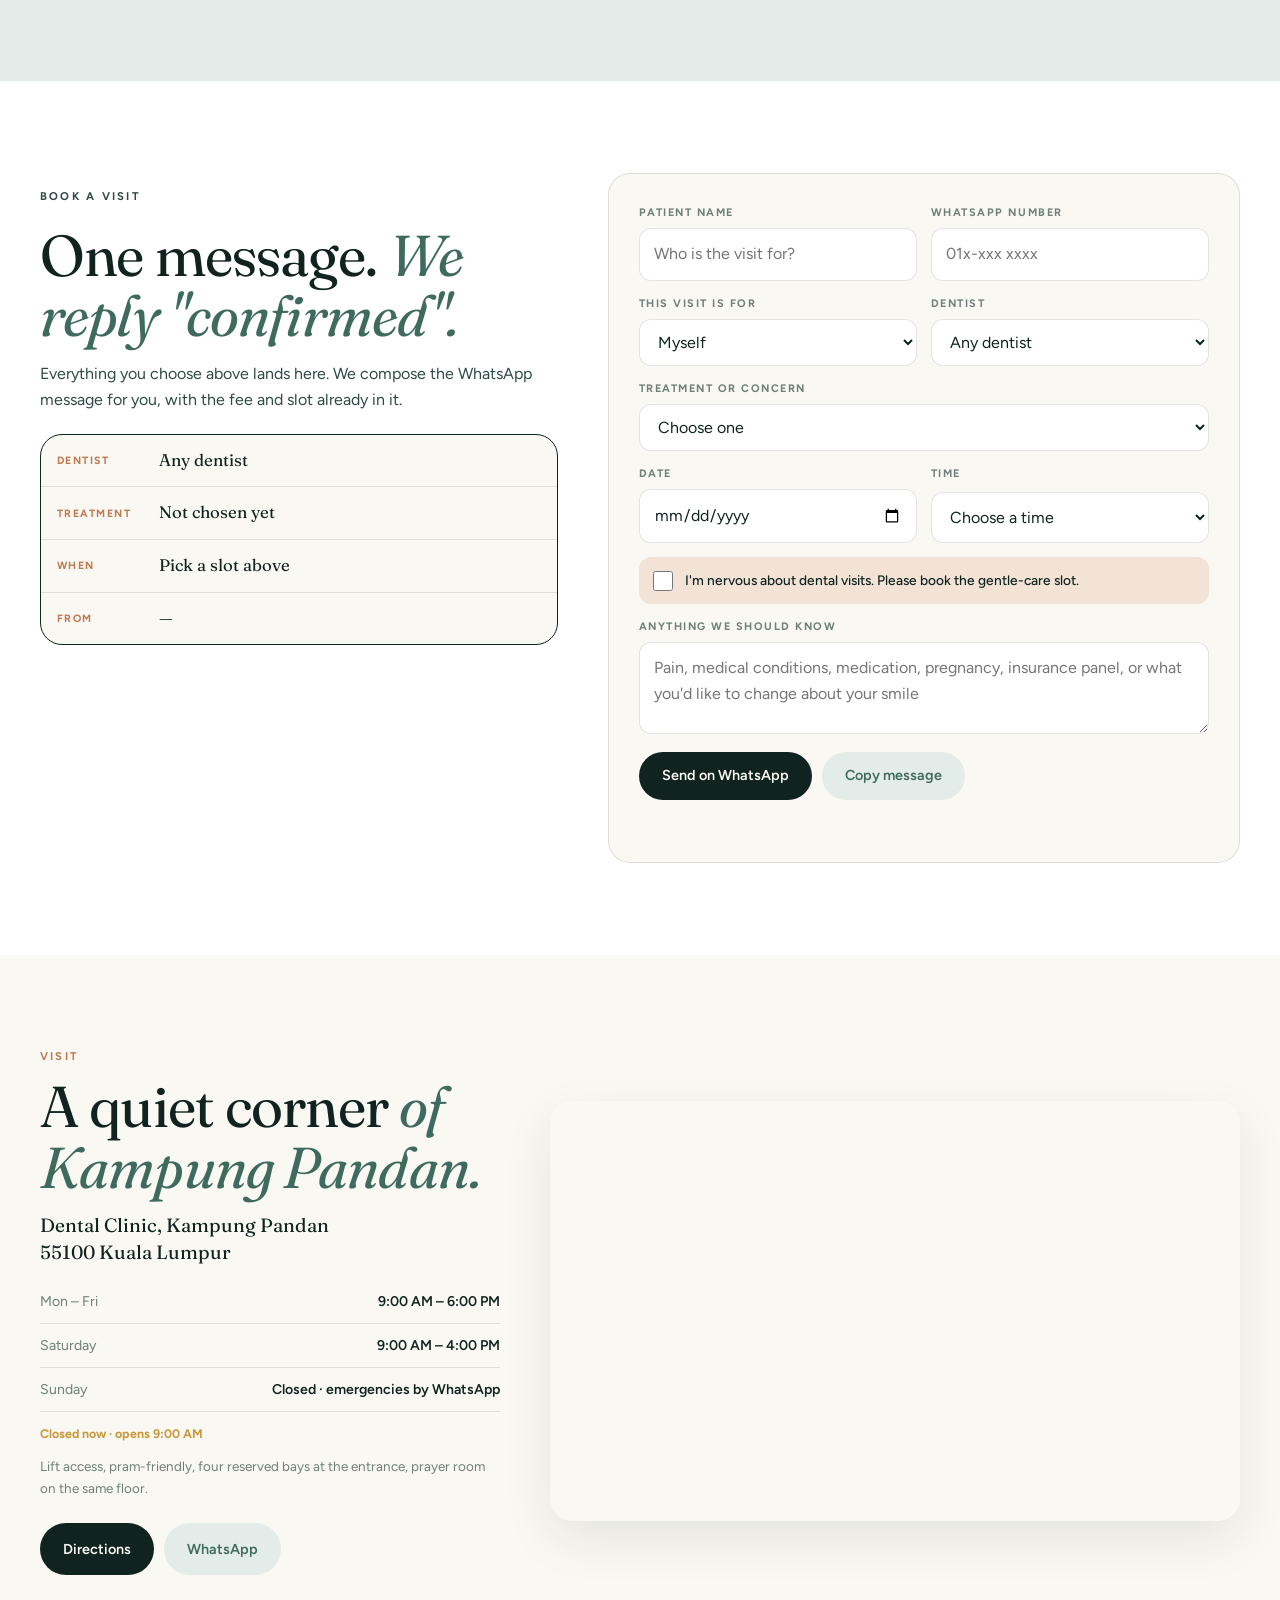
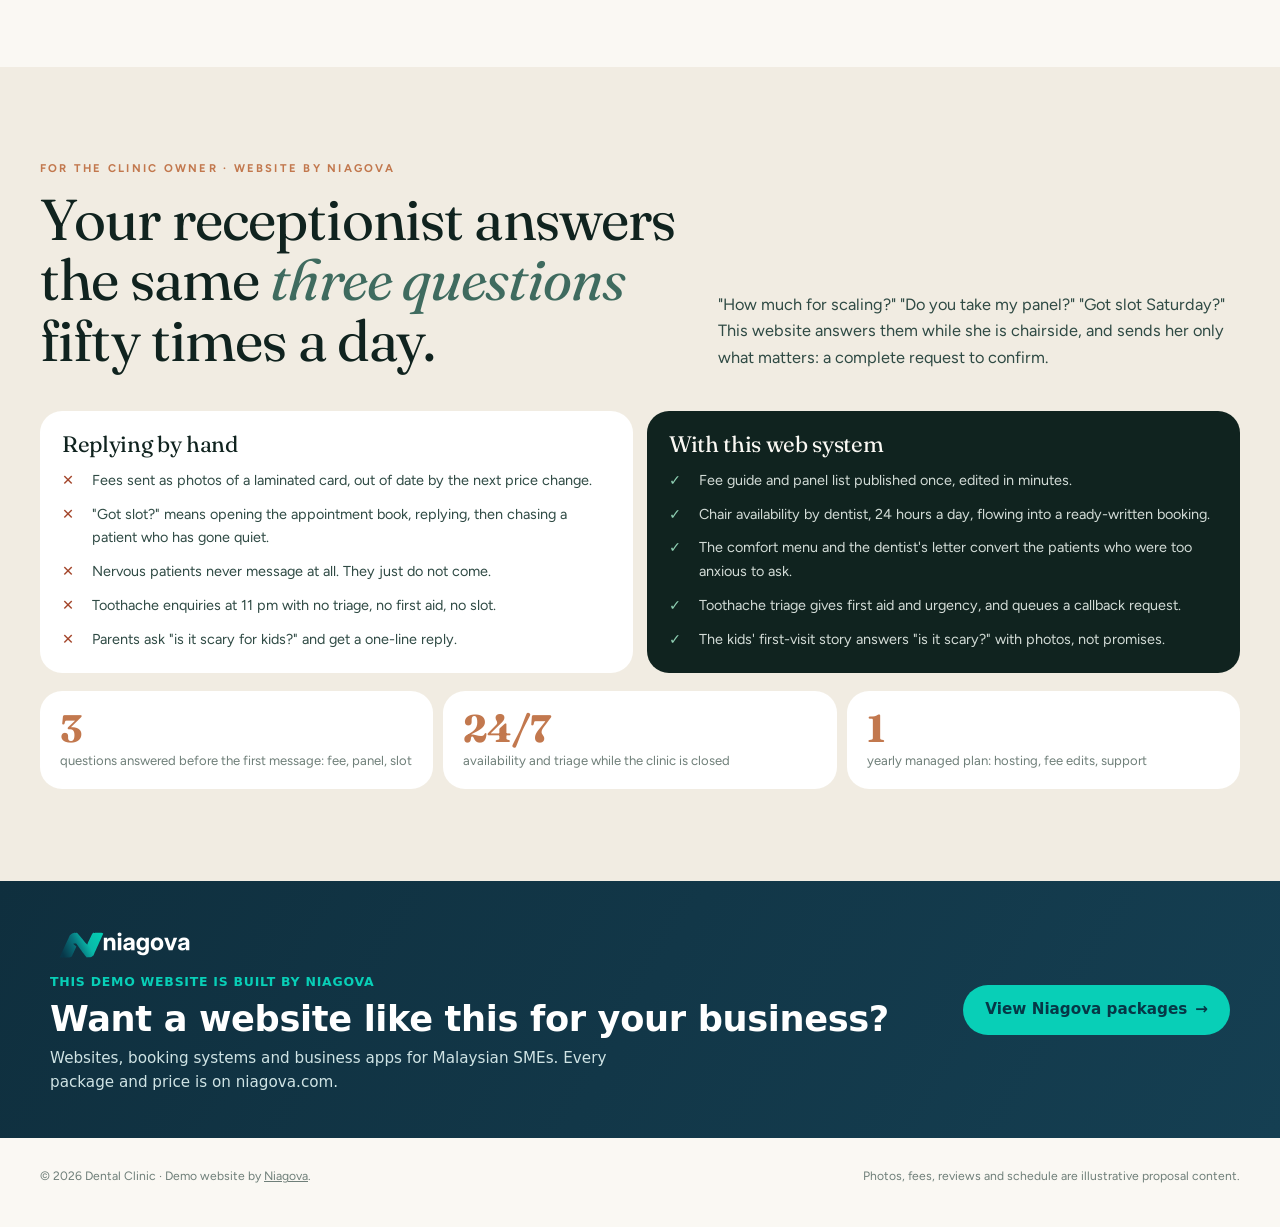
<file: 03-premium/index.html>
<!DOCTYPE html>
<html lang="en">
<head>
  <meta charset="UTF-8">
  <meta name="viewport" content="width=device-width, initial-scale=1.0">
  <meta name="theme-color" content="#faf8f3">
  <meta name="description" content="Dental Clinic — calm, premium family dentistry in Kuala Lumpur. Fees written down, chair availability online, gentle care for nervous patients and first visits for children.">
  <meta name="author" content="Niagova">
  <title>Dental Clinic | Dentistry that feels like a deep breath</title>
  <link rel="preconnect" href="https://fonts.googleapis.com">
  <link rel="preconnect" href="https://fonts.gstatic.com" crossorigin>
  <link href="https://fonts.googleapis.com/css2?family=Fraunces:ital,opsz,wght@0,9..144,400;0,9..144,500;1,9..144,400&family=Figtree:wght@400;500;600;700&display=swap" rel="stylesheet">
  <link rel="stylesheet" href="style.css?v=__BUILD_VERSION__">
</head>
<body>
  <a class="skip-link" href="#main">Skip to content</a>

  <div class="notice"><span>Mon–Sat · 9:00 AM – 6:00 PM · Kampung Pandan, KL</span><span class="notice-live"><i></i>Fees and chair availability published below</span></div>

  <header class="site-header" id="siteHeader">
    <div class="wrap nav">
      <a class="brand" href="#top" aria-label="Dental Clinic home">
        <svg class="brand-mark" viewBox="0 0 40 40" aria-hidden="true"><path d="M20 4c-5 0-8 3-8 8 0 7 3 24 7 24 2 0 2-9 3-9s1 9 3 9c4 0 7-17 7-24 0-5-3-8-8-8-2 0-2 1-4 1s-2-1-4-1z" fill="currentColor"/><path d="M14 10c3-3 9-3 12 0" stroke="#faf8f3" stroke-width="1.6" stroke-linecap="round" fill="none"/></svg>
        <span class="brand-name">Dental Clinic<small>Kampung Pandan</small></span>
      </a>
      <nav class="nav-links" id="navLinks" aria-label="Primary navigation">
        <a href="#fees">Fees</a>
        <a href="#availability">Availability</a>
        <a href="#comfort">Nervous?</a>
        <a href="#kids">Little smiles</a>
        <a href="#team">Dentists</a>
        <a href="#urgent">Toothache now?</a>
        <a href="#visit">Visit</a>
      </nav>
      <div class="nav-actions">
        <a class="button button-ink" href="#book">Book a visit</a>
        <button class="menu-toggle" id="menuToggle" type="button" aria-expanded="false" aria-controls="navLinks" aria-label="Open navigation"><span></span><span></span></button>
      </div>
    </div>
  </header>

  <main id="main">
    <!-- HERO -->
    <section class="hero" id="top">
      <div class="wrap hero-grid">
        <div class="hero-copy">
          <p class="eyebrow">Family dentistry · Kuala Lumpur</p>
          <h1>Dentistry that feels like <em>a deep breath.</em></h1>
          <p class="lead">Private suites, unhurried dentists, and every fee and open chair published right here — so you never have to message to ask "how much?" or "got slot?".</p>
          <div class="hero-actions">
            <a class="button button-ink" href="#fees">See fees &amp; availability</a>
            <a class="button button-soft" href="#comfort">Nervous? Start here</a>
          </div>
          <ul class="hero-proof">
            <li><strong>From RM 80</strong><span>check-up, written down</span></li>
            <li><strong>7 days</strong><span>of chair time visible</span></li>
            <li><strong>Age 2 to 92</strong><span>and everyone between</span></li>
          </ul>
        </div>
        <div class="hero-visual">
          <div class="hero-photo">
            <img src="images/prem-hero-suite.webp" alt="A relaxed patient wearing headphones in a calm oak-and-ivory dental suite while a smiling dentist checks on her" fetchpriority="high">
          </div>
          <aside class="next-chair reveal" aria-live="polite">
            <span class="pulse" aria-hidden="true"></span>
            <div><small>Next free chair</small><strong id="nextChair">Checking…</strong></div>
            <a href="#availability">All slots →</a>
          </aside>
        </div>
      </div>
    </section>

    <!-- LETTER -->
    <section class="letter">
      <div class="wrap letter-grid">
        <figure class="letter-portrait reveal">
          <img src="images/prem-dentist-portrait.webp" alt="Dr. Hafiz Rahman, principal dentist, smiling in a white coat" loading="lazy">
          <figcaption><strong>Dr. Hafiz Rahman</strong><span>Principal dentist · BDS (Malaya), 16 years</span></figcaption>
        </figure>
        <div class="letter-copy reveal">
          <p class="eyebrow">A note from the dentist</p>
          <h2>You will never be told off <em>in this chair.</em></h2>
          <p>I opened this clinic because I kept meeting adults who had not seen a dentist in ten years, not because they did not care, but because somebody once made them feel ashamed. That does not happen here.</p>
          <p>We explain before we touch. We show you the fee before we start. If you raise your hand, we stop, no questions asked. And if your five-year-old only wants to ride the chair up and down on her first visit, that is a successful first visit.</p>
          <p class="signature">— Dr. Hafiz, for the whole clinic team</p>
          <ul class="promises">
            <li>Raise a hand, we stop</li>
            <li>Fee shown before treatment</li>
            <li>No lectures, ever</li>
            <li>Children set the pace</li>
          </ul>
        </div>
      </div>
    </section>

    <!-- FEES -->
    <section class="fees" id="fees">
      <div class="wrap">
        <div class="section-head reveal">
          <div><p class="eyebrow">Fees, written down</p><h2>No surprises. <em>Every fee listed.</em></h2></div>
          <p class="lead">Tap a category to see what it costs, how long it takes and what is included. Final fees are confirmed after the dentist sees you, but they start from here.</p>
        </div>
        <div class="fee-groups reveal" id="feeGroups"></div>
        <div class="panels reveal">
          <strong>Panel &amp; payment</strong>
          <div class="chips"><span>AIA</span><span>Prudential</span><span>Great Eastern</span><span>Allianz</span><span>Etiqa</span><span>Corporate panels</span><span>Cards &amp; e-wallets</span><span>0% instalments from RM 1,000</span></div>
          <p>Illustrative proposal fees in RM. Replace with the studio's confirmed fee guide and panel list before launch.</p>
        </div>
      </div>
    </section>

    <!-- AVAILABILITY -->
    <section class="availability" id="availability">
      <div class="wrap">
        <div class="section-head reveal">
          <div><p class="eyebrow">Chair availability</p><h2>Pick a dentist, <em>pick an hour.</em></h2></div>
          <p class="lead">Live chair time for the next seven days, by dentist. Choose a slot and it is placed straight into your booking request.</p>
        </div>
        <div class="board reveal">
          <div class="dentist-tabs" id="dentistTabs" role="tablist" aria-label="Choose a dentist"></div>
          <div class="day-strip" id="dayStrip" role="tablist" aria-label="Choose a day"></div>
          <div class="slot-area">
            <div class="slot-meta"><strong id="slotTitle"></strong><span class="legend"><i class="open"></i>Open <i class="limited"></i>Last one <i class="full"></i>Booked</span></div>
            <div class="slots" id="slots"></div>
            <p class="fine-print">Demo schedule generated in your browser. In production this reads from the clinic's appointment book.</p>
          </div>
        </div>
      </div>
    </section>

    <!-- COMFORT -->
    <section class="comfort" id="comfort">
      <div class="wrap">
        <div class="section-head reveal">
          <div><p class="eyebrow">Nervous? Start here</p><h2>Comfort is part of <em>the treatment.</em></h2></div>
          <p class="lead">Everything below is included, not an add-on. Tell us you are nervous when you book and we reserve a longer, quieter slot.</p>
        </div>
        <div class="comfort-grid reveal">
          <figure class="comfort-photo"><img src="images/prem-comfort-flatlay.webp" alt="Headphones, a warm towel, chamomile tea, a lavender eye pillow and a sticker sheet on linen" loading="lazy"></figure>
          <ul class="comfort-list">
            <li><span>🎧</span><div><strong>Headphones &amp; your playlist</strong><p>Noise-cancelling, with whatever you want to hear instead of us.</p></div></li>
            <li><span>✋</span><div><strong>The hand signal</strong><p>Raise a hand and we stop immediately. Every time, for any reason.</p></div></li>
            <li><span>🌿</span><div><strong>Numbing gel before any needle</strong><p>You feel pressure, not pinch. We wait as long as it takes.</p></div></li>
            <li><span>📺</span><div><strong>Ceiling screen</strong><p>Your show on the ceiling. Most people forget where they are.</p></div></li>
            <li><span>🍵</span><div><strong>Tea after, no rush</strong><p>Sit in the lounge until you are ready to go back to your day.</p></div></li>
            <li><span>🗓️</span><div><strong>The gentle-care slot</strong><p>Tick "I'm nervous" when booking: 15 extra minutes and the same dentist every visit.</p></div></li>
          </ul>
        </div>
      </div>
    </section>

    <!-- KIDS -->
    <section class="kids" id="kids">
      <div class="wrap kids-grid">
        <div class="kids-copy reveal">
          <p class="eyebrow">Little smiles</p>
          <h2>A first visit that ends <em>with a sticker.</em></h2>
          <p>Under-fives get a free first look: no instruments, no lying down unless they want to. We follow the child, not the clock. Most leave asking when they can come back.</p>
          <ol class="kid-steps">
            <li><strong>Ride the chair</strong><span>Up, down, and up again. Their choice.</span></li>
            <li><strong>Count the teeth</strong><span>With a mirror they hold themselves.</span></li>
            <li><strong>Tickle brush</strong><span>Polish only if they say yes.</span></li>
            <li><strong>Pick a sticker</strong><span>Brave Patient certificate for the fridge.</span></li>
          </ol>
          <a class="button button-ink" href="#book" data-select-for="My child" data-select-service="Child first visit (under 5)">Book a free first look</a>
        </div>
        <figure class="kids-photo reveal"><img src="images/prem-kid-first-visit.webp" alt="A dentist kneeling to high-five a laughing young girl holding a plush tooth" loading="lazy"></figure>
      </div>
    </section>

    <!-- JOURNEY -->
    <section class="journey">
      <div class="wrap">
        <div class="section-head reveal">
          <div><p class="eyebrow">Your visit, step by step</p><h2>Know what happens <em>before you arrive.</em></h2></div>
        </div>
        <ol class="timeline reveal">
          <li><span>01</span><strong>Arrive, tea, five minutes</strong><p>Reception already has your request. No clipboard interrogation.</p></li>
          <li><span>02</span><strong>We listen first</strong><p>What hurts, what worries you, what you want your smile to do.</p></li>
          <li><span>03</span><strong>We look, and show you</strong><p>Photos on the screen so you see what we see.</p></li>
          <li><span>04</span><strong>Plan with the fee on it</strong><p>Options, timing and exact cost, written down before anything starts.</p></li>
          <li><span>05</span><strong>Leave with next steps</strong><p>Aftercare on WhatsApp the same evening, and a reminder when you are due.</p></li>
        </ol>
      </div>
    </section>

    <!-- TEAM -->
    <section class="team" id="team">
      <div class="wrap">
        <div class="section-head reveal">
          <div><p class="eyebrow">The dentists</p><h2>Chairside manner, <em>declared.</em></h2></div>
          <p class="lead">Choose the dentist whose style suits you. Each one answers questions on WhatsApp before your visit.</p>
        </div>
        <div class="team-grid reveal">
          <article class="dentist">
            <img src="images/prem-dentist-portrait.webp" alt="Dr. Hafiz Rahman" loading="lazy">
            <div class="dentist-body"><strong>Dr. Hafiz Rahman</strong><span>Principal · restorative &amp; nervous patients</span><p>"I narrate everything. You will never wonder what the next sound is."</p><div class="dentist-actions"><a class="button button-soft" href="#availability" data-select-dentist="Dr. Hafiz Rahman">See his chair</a><a class="text-link" href="https://wa.me/601158121239?text=Hi%20Dental%20Clinic%2C%20I%20have%20a%20question%20for%20Dr.%20Hafiz%3A%20" target="_blank" rel="noopener">Ask Dr. Hafiz →</a></div></div>
          </article>
          <article class="dentist">
            <img src="images/consultation.jpg" alt="Dr. Mei Lin Chong" loading="lazy">
            <div class="dentist-body"><strong>Dr. Mei Lin Chong</strong><span>Children &amp; family dentistry</span><p>"Kids set the pace. I have done check-ups on the floor, and that counts."</p><div class="dentist-actions"><a class="button button-soft" href="#availability" data-select-dentist="Dr. Mei Lin Chong">See her chair</a><a class="text-link" href="https://wa.me/601158121239?text=Hi%20Dental%20Clinic%2C%20I%20have%20a%20question%20for%20Dr.%20Mei%20Lin%3A%20" target="_blank" rel="noopener">Ask Dr. Mei Lin →</a></div></div>
          </article>
          <article class="dentist">
            <img src="images/dental-aligner-planning-v2.webp" alt="Dr. Priya Nair" loading="lazy">
            <div class="dentist-body"><strong>Dr. Priya Nair</strong><span>Aligners, whitening &amp; smile planning</span><p>"I show you the end result on screen before you commit to anything."</p><div class="dentist-actions"><a class="button button-soft" href="#availability" data-select-dentist="Dr. Priya Nair">See her chair</a><a class="text-link" href="https://wa.me/601158121239?text=Hi%20Dental%20Clinic%2C%20I%20have%20a%20question%20for%20Dr.%20Priya%3A%20" target="_blank" rel="noopener">Ask Dr. Priya →</a></div></div>
          </article>
        </div>
      </div>
    </section>

    <!-- URGENT -->
    <section class="urgent" id="urgent">
      <div class="wrap urgent-grid">
        <div class="urgent-copy reveal">
          <p class="eyebrow">Toothache now?</p>
          <h2>Tell us what it feels like. <em>We tell you what to do.</em></h2>
          <p>Pick the closest match. You get first-aid steps for right now, how urgent it is, and a ready-written message so the clinic can call you back with a slot.</p>
          <div class="symptoms" id="symptoms" role="group" aria-label="Choose a symptom"></div>
        </div>
        <div class="triage-card reveal" id="triageCard" aria-live="polite">
          <div class="triage-empty"><span>🦷</span><p>Choose a symptom to see what to do now.</p></div>
        </div>
      </div>
    </section>

    <!-- LOUNGE + REVIEWS -->
    <section class="reviews" id="reviews">
      <div class="wrap reviews-grid">
        <figure class="lounge-photo reveal"><img src="images/prem-lounge.webp" alt="The studio's calm reception lounge with oak desk, boucle armchairs and a children's reading nook" loading="lazy"></figure>
        <div class="reviews-copy reveal">
          <p class="eyebrow">What patients say</p>
          <h2>"I forgot to be <em>scared."</em></h2>
          <div class="review-list">
            <blockquote>"Ten years avoiding dentists. Dr. Hafiz talked me through every step and I actually fell asleep during the filling."<footer>Sample review · adult patient</footer></blockquote>
            <blockquote>"My son asked if we could come back tomorrow. He got a sticker and a certificate. I got a quote before anything was done."<footer>Sample review · parent</footer></blockquote>
            <blockquote>"Saw the fee online, picked Thursday 11 am, one WhatsApp, confirmed. Why is this not normal?"<footer>Sample review · adult patient</footer></blockquote>
          </div>
          <p class="fine-print">Illustrative reviews for proposal. Connect verified Google reviews before launch.</p>
        </div>
      </div>
    </section>

    <!-- BOOK -->
    <section class="book" id="book">
      <div class="wrap book-grid">
        <div class="book-copy reveal">
          <p class="eyebrow">Book a visit</p>
          <h2>One message. <em>We reply "confirmed".</em></h2>
          <p>Everything you choose above lands here. We compose the WhatsApp message for you, with the fee and slot already in it.</p>
          <div class="summary" id="summary">
            <div><span>Dentist</span><strong id="sumDentist">Any dentist</strong></div>
            <div><span>Treatment</span><strong id="sumService">Not chosen yet</strong></div>
            <div><span>When</span><strong id="sumWhen">Pick a slot above</strong></div>
            <div><span>From</span><strong id="sumFee">—</strong></div>
          </div>
          <div class="recent" id="recentWrap" hidden><p class="eyebrow">Requests saved on this device</p><ul id="recentList"></ul></div>
        </div>
        <form class="book-form reveal" id="bookForm" novalidate>
          <div class="form-grid">
            <div class="field"><label for="name">Patient name</label><input id="name" name="name" required autocomplete="name" placeholder="Who is the visit for?"></div>
            <div class="field"><label for="phone">WhatsApp number</label><input id="phone" name="phone" required autocomplete="tel" inputmode="tel" placeholder="01x-xxx xxxx"></div>
            <div class="field"><label for="who">This visit is for</label><select id="who" name="who"><option>Myself</option><option>My child</option><option>My parent</option><option>Someone else</option></select></div>
            <div class="field"><label for="dentist">Dentist</label><select id="dentist" name="dentist"><option>Any dentist</option></select></div>
            <div class="field full"><label for="service">Treatment or concern</label><select id="service" name="service" required><option value="">Choose one</option></select></div>
            <div class="field"><label for="date">Date</label><input id="date" name="date" type="date" required></div>
            <div class="field"><label for="time">Time</label><select id="time" name="time" required><option value="">Choose a time</option></select></div>
            <div class="field full check"><input id="nervous" name="nervous" type="checkbox" value="yes"><label for="nervous">I'm nervous about dental visits. Please book the gentle-care slot.</label></div>
            <div class="field full"><label for="notes">Anything we should know</label><textarea id="notes" name="notes" placeholder="Pain, medical conditions, medication, pregnancy, insurance panel, or what you'd like to change about your smile"></textarea></div>
          </div>
          <div class="form-actions">
            <button class="button button-ink" type="submit">Send on WhatsApp</button>
            <button class="button button-soft" type="button" id="copyMessage">Copy message</button>
          </div>
          <p class="form-status" id="formStatus" role="status"></p>
        </form>
      </div>
    </section>

    <!-- VISIT -->
    <section class="visit" id="visit">
      <div class="wrap visit-grid">
        <div class="visit-copy reveal">
          <p class="eyebrow">Visit</p>
          <h2>A quiet corner <em>of Kampung Pandan.</em></h2>
          <address>Dental Clinic, Kampung Pandan<br>55100 Kuala Lumpur</address>
          <dl class="hours">
            <div><dt>Mon – Fri</dt><dd>9:00 AM – 6:00 PM</dd></div>
            <div><dt>Saturday</dt><dd>9:00 AM – 4:00 PM</dd></div>
            <div><dt>Sunday</dt><dd>Closed · emergencies by WhatsApp</dd></div>
          </dl>
          <p class="open-now" id="openNow"></p>
          <p class="visit-note">Lift access, pram-friendly, four reserved bays at the entrance, prayer room on the same floor.</p>
          <div class="hero-actions">
            <a class="button button-ink" href="https://www.google.com/maps/dir/?api=1&amp;destination=3.144827966176431%2C101.74171596840188" target="_blank" rel="noopener">Directions</a>
            <a class="button button-soft" href="https://wa.me/601158121239?text=Hi%20Dental%20Clinic%2C%20I%27d%20like%20to%20ask%20about%20a%20visit." target="_blank" rel="noopener">WhatsApp</a>
          </div>
        </div>
        <div class="visit-map reveal"><iframe title="Map to Dental Clinic in Kampung Pandan, Kuala Lumpur" src="https://www.google.com/maps?q=3.144827966176431,101.74171596840188&amp;z=16&amp;output=embed" loading="lazy" referrerpolicy="no-referrer-when-downgrade" allowfullscreen></iframe></div>
      </div>
    </section>

    <!-- PITCH -->
    <section class="pitch" id="for-clinic-owners" aria-labelledby="pitch-title">
      <div class="wrap">
        <div class="section-head reveal">
          <div><p class="eyebrow">For the clinic owner · website by Niagova</p><h2 id="pitch-title">Your receptionist answers the same <em>three questions</em> fifty times a day.</h2></div>
          <p class="lead">"How much for scaling?" "Do you take my panel?" "Got slot Saturday?" This website answers them while she is chairside, and sends her only what matters: a complete request to confirm.</p>
        </div>
        <div class="compare reveal">
          <div class="compare-col before"><h3>Replying by hand</h3><ul><li>Fees sent as photos of a laminated card, out of date by the next price change.</li><li>"Got slot?" means opening the appointment book, replying, then chasing a patient who has gone quiet.</li><li>Nervous patients never message at all. They just do not come.</li><li>Toothache enquiries at 11 pm with no triage, no first aid, no slot.</li><li>Parents ask "is it scary for kids?" and get a one-line reply.</li></ul></div>
          <div class="compare-col after"><h3>With this web system</h3><ul><li>Fee guide and panel list published once, edited in minutes.</li><li>Chair availability by dentist, 24 hours a day, flowing into a ready-written booking.</li><li>The comfort menu and the dentist's letter convert the patients who were too anxious to ask.</li><li>Toothache triage gives first aid and urgency, and queues a callback request.</li><li>The kids' first-visit story answers "is it scary?" with photos, not promises.</li></ul></div>
        </div>
        <div class="metrics reveal">
          <div><strong data-count="3">0</strong><span>questions answered before the first message: fee, panel, slot</span></div>
          <div><strong data-count="24" data-suffix="/7">0</strong><span>availability and triage while the clinic is closed</span></div>
          <div><strong data-count="1">0</strong><span>yearly managed plan: hosting, fee edits, support</span></div>
        </div>
      </div>
    </section>
  </main>

<section class="niagova-band" aria-labelledby="niagova-title">
  <div class="niagova-band-inner">
    <div>
      <img src="images/niagova-logo-on-dark.svg" alt="Niagova" width="150" height="36" loading="lazy">
      <p class="niagova-band-kicker">This demo website is built by Niagova</p>
      <h2 id="niagova-title">Want a website like this for your business?</h2>
      <p class="niagova-band-copy">Websites, booking systems and business apps for Malaysian SMEs. Every package and price is on niagova.com.</p>
    </div>
    <a class="niagova-band-cta" href="https://niagova.com/#pricing" target="_blank" rel="noopener">View Niagova packages <span aria-hidden="true">→</span></a>
  </div>
</section>

  <footer class="footer"><div class="wrap footer-row"><span>© <span id="year"></span> Dental Clinic · Demo website by <a href="https://niagova.com/" target="_blank" rel="noopener">Niagova</a>.</span><span>Photos, fees, reviews and schedule are illustrative proposal content.</span></div></footer>

  <div class="sticky-bar"><a href="#urgent">Toothache now?</a><a class="primary" href="#book">Book a visit</a></div>
  <a class="wa-float" href="https://wa.me/601158121239?text=Hi%20Dental%20Clinic%2C%20I%27d%20like%20to%20ask%20about%20a%20visit." target="_blank" rel="noopener" aria-label="Chat on WhatsApp"><svg viewBox="0 0 24 24" aria-hidden="true"><path fill="currentColor" d="M12 2a10 10 0 0 0-8.6 15.1L2 22l5-1.3A10 10 0 1 0 12 2Zm0 18.2a8.2 8.2 0 0 1-4.2-1.2l-.3-.2-3 .8.8-2.9-.2-.3A8.2 8.2 0 1 1 12 20.2Zm4.5-6.1c-.2-.1-1.5-.7-1.7-.8s-.4-.1-.6.1-.6.8-.8 1-.3.2-.5.1a6.7 6.7 0 0 1-3.3-2.9c-.3-.4.3-.4.7-1.3.1-.2 0-.3 0-.4l-.8-1.8c-.2-.5-.4-.4-.6-.4h-.5a1 1 0 0 0-.7.3 2.9 2.9 0 0 0-.9 2.2 5 5 0 0 0 1 2.6 11.4 11.4 0 0 0 4.4 3.9c1.6.7 2.3.7 3.1.6a2.6 2.6 0 0 0 1.7-1.2 2.1 2.1 0 0 0 .2-1.2c-.1-.1-.3-.2-.5-.3Z"/></svg></a>
  <div class="toast" id="toast" role="status" aria-live="polite"></div>
  <script src="index.js?v=__BUILD_VERSION__" defer></script>
</body>
</html>
</file>
<file: index.css>
:root {
  --bar-bg: #f4fbfc;
  --bar-border: #d5e7ea;
  --ink: #17343f;
  --muted: #4f6873;
  --brand: #0e6d77;
  --brand-soft: #dff5f5;
  --accent: #168a94;
  --niagova-ink: #063746;
  --niagova-mint: #08cfb7;
  --focus: #113d4d;
}

* {
  box-sizing: border-box;
}

html,
body {
  height: 100%;
  margin: 0;
}

/* The preview takes whatever height the bar leaves, so a wrapped bar never leaves a gap. */
body {
  display: flex;
  flex-direction: column;
  height: 100vh;
  height: 100dvh;
  overflow: hidden;
  background: var(--bar-bg);
  color: var(--ink);
  font-family: system-ui, -apple-system, "Segoe UI", sans-serif;
}

button,
a {
  font: inherit;
}

.skip-link {
  position: fixed;
  top: 8px;
  left: 8px;
  z-index: 20;
  padding: 10px 14px;
  border-radius: 8px;
  background: var(--ink);
  color: #fff;
  font-weight: 700;
  transform: translateY(-150%);
  transition: transform 160ms ease;
}

.skip-link:focus {
  transform: translateY(0);
}

.showcase-bar {
  position: relative;
  z-index: 10;
  display: grid;
  flex: none;
  grid-template-columns: minmax(0, 1fr) auto minmax(0, 1fr);
  align-items: center;
  gap: 22px;
  padding: 12px clamp(16px, 3vw, 42px);
  border-bottom: 1px solid var(--bar-border);
  background: var(--bar-bg);
  box-shadow: 0 6px 20px rgba(17, 61, 77, .08);
}

/* Thin progress line while a template loads. */
.showcase-bar::after {
  position: absolute;
  right: 0;
  bottom: -1px;
  left: 0;
  height: 3px;
  background: var(--accent);
  content: "";
  opacity: 0;
  transform: scaleX(0);
  transform-origin: left;
}

.showcase-bar.is-loading::after {
  opacity: 1;
  transform: scaleX(.85);
  transition: transform 1.2s ease-out;
}

.showcase-identity {
  display: flex;
  align-items: center;
  gap: 11px;
  min-width: 0;
}

.showcase-logo {
  flex: none;
  padding-right: 12px;
  border-right: 1px solid var(--bar-border);
  line-height: 0;
}

.showcase-logo img {
  width: 118px;
  height: auto;
}

.showcase-title {
  display: grid;
  min-width: 0;
  line-height: 1.2;
}

.showcase-title strong {
  overflow: hidden;
  font-size: .92rem;
  text-overflow: ellipsis;
  white-space: nowrap;
}

.showcase-title small {
  margin-top: 3px;
  color: var(--muted);
  font-size: .74rem;
}

.template-tabs {
  display: flex;
  gap: 4px;
  padding: 4px;
  border-radius: 999px;
  background: var(--brand-soft);
}

.template-tab {
  min-height: 40px;
  padding: 8px 18px;
  border: 0;
  border-radius: 999px;
  background: transparent;
  color: var(--brand);
  cursor: pointer;
  font-size: .84rem;
  font-weight: 700;
  transition: background 160ms ease, color 160ms ease;
}

.template-tab span {
  margin-right: 4px;
  font-size: .7rem;
  opacity: .7;
}

.template-tab:hover {
  background: rgba(14, 109, 119, .12);
}

.template-tab[aria-pressed="true"] {
  background: var(--brand);
  color: #fff;
}

.showcase-actions {
  display: flex;
  justify-self: end;
  gap: 8px;
}

.view-packages {
  display: inline-flex;
  align-items: center;
  min-height: 42px;
  padding: 8px 18px;
  border-radius: 999px;
  background: var(--niagova-mint);
  color: var(--niagova-ink);
  font-size: .8rem;
  font-weight: 800;
  text-decoration: none;
  white-space: nowrap;
  transition: background 160ms ease;
}

.view-packages:hover {
  background: #2fe0ca;
}

.open-template {
  display: inline-flex;
  align-items: center;
  justify-content: center;
  gap: 7px;
  min-height: 42px;
  padding: 8px 16px;
  border: 1px solid var(--bar-border);
  border-radius: 999px;
  background: #fff;
  color: var(--ink);
  font-size: .8rem;
  font-weight: 700;
  text-decoration: none;
  white-space: nowrap;
  transition: border-color 160ms ease, color 160ms ease;
}

.open-template:hover {
  border-color: var(--brand);
  color: var(--brand);
}

.template-tab:focus-visible,
.open-template:focus-visible,
.view-packages:focus-visible,
.showcase-logo:focus-visible,
.skip-link:focus-visible {
  outline: 3px solid var(--focus);
  outline-offset: 2px;
}

.preview-shell {
  flex: 1;
  min-height: 0;
  background: #fff;
}

#templatePreview {
  display: block;
  width: 100%;
  height: 100%;
  border: 0;
  background: #fff;
}

.no-script {
  position: fixed;
  right: 16px;
  bottom: 16px;
  left: 16px;
  z-index: 30;
  padding: 14px;
  border: 1px solid var(--bar-border);
  border-radius: 10px;
  background: var(--bar-bg);
  line-height: 1.6;
}

.no-script a {
  color: var(--brand);
}

@media (max-width: 1180px) {
  .showcase-bar {
    grid-template-columns: 1fr auto;
    gap: 10px 16px;
    padding-block: 10px;
  }

  .template-tabs {
    grid-column: 1 / -1;
    grid-row: 2;
  }

  .template-tab {
    flex: 1;
  }
}

@media (max-width: 720px) {
  .showcase-title {
    display: none;
  }
}

@media (max-width: 560px) {
  .showcase-bar {
    padding-inline: 12px;
  }

  .showcase-logo {
    padding-right: 0;
    border-right: 0;
  }

  .showcase-logo img {
    width: 104px;
  }

  .open-template {
    width: 42px;
    padding: 0;
  }

  .open-label {
    display: none;
  }

  .template-tab {
    padding-inline: 8px;
  }

  .template-tab span {
    display: none;
  }
}

@media (prefers-reduced-motion: reduce) {
  *,
  *::before,
  *::after {
    transition-duration: .01ms !important;
  }
}
</file>
<file: 02-modern/style.css>
/* Dental Clinic — modern-01 · cobalt, sunshine, coral, mint · mobile-first */
:root {
  --bg: #f6f8ff;
  --white: #ffffff;
  --ink: #14213d;
  --ink-2: #3a4664;
  --muted: #6b7590;
  --blue: #4f6df5;
  --blue-2: #e4e9ff;
  --blue-deep: #2f49c9;
  --yellow: #ffd166;
  --yellow-2: #fff1c7;
  --coral: #ff7a85;
  --coral-2: #ffe1e4;
  --mint: #7fd9c0;
  --mint-2: #d9f5ec;
  --open: #1f9d75;
  --limited: #d9930d;
  --line: rgba(20, 33, 61, .1);
  --shadow: 0 18px 44px rgba(20, 33, 61, .1);
  --radius: 26px;
  --radius-sm: 14px;
  --display: "Baloo 2", "Nunito", system-ui, sans-serif;
  --sans: "Nunito", system-ui, sans-serif;
  --max: 1180px;
  --ease: cubic-bezier(.22, 1, .36, 1);
}
* { box-sizing: border-box; }
html { scroll-behavior: smooth; }
body { margin: 0; background: var(--bg); color: var(--ink); font-family: var(--sans); font-weight: 600; line-height: 1.6; overflow-x: hidden; transition: background .5s; }
body.menu-open { overflow: hidden; }
body.calm-mode { --yellow: #cfe7dc; --coral: #b9c6ff; --blue: #3f6b8f; --bg: #f3f6f4; }
body.calm-mode .confetti, body.calm-mode .wiggle { animation: none !important; }
img { display: block; width: 100%; }
a { color: inherit; text-decoration: none; }
button, input, select, textarea { font: inherit; }
button { cursor: pointer; }
ul, ol { margin: 0; padding: 0; list-style: none; }
:focus-visible { outline: 3px solid var(--blue); outline-offset: 3px; border-radius: 8px; }
::selection { background: var(--yellow); }

.skip-link { position: fixed; top: -70px; left: 16px; z-index: 200; padding: 10px 16px; border-radius: 999px; background: var(--ink); color: #fff; }
.skip-link:focus { top: 16px; }
.wrap { width: min(var(--max), calc(100% - 32px)); margin: 0 auto; }
h1, h2, h3 { margin: 0; font-family: var(--display); font-weight: 800; line-height: 1.05; letter-spacing: -.01em; }
h2 { font-size: clamp(1.9rem, 6.6vw, 3.2rem); }
.lead { max-width: 52ch; margin: 0; color: var(--ink-2); font-size: 1.02rem; font-weight: 500; }
.eyebrow { margin: 0 0 10px; color: var(--blue-deep); font-size: .72rem; font-weight: 800; letter-spacing: .16em; text-transform: uppercase; }
section { padding: 64px 0; }
.section-head { display: grid; gap: 14px; margin-bottom: 28px; }
.fine-print { margin: 14px 0 0; color: var(--muted); font-size: .74rem; font-weight: 500; }

/* chips, buttons, avatars */
.chip { display: inline-flex; align-items: center; gap: 6px; padding: 6px 12px; border-radius: 999px; font-size: .74rem; font-weight: 800; }
.chip-yellow { background: var(--yellow); color: var(--ink); }
.chip-mint { background: var(--mint-2); color: #157a5b; }
.chip-coral { background: var(--coral-2); color: #b23a46; }
.chip-blue { background: var(--blue-2); color: var(--blue-deep); }
.chips { display: flex; flex-wrap: wrap; gap: 6px; }
.chips span { padding: 6px 12px; border-radius: 999px; background: #fff; border: 1.5px solid var(--line); font-size: .76rem; font-weight: 700; }
.button { display: inline-flex; align-items: center; justify-content: center; gap: 8px; min-height: 48px; padding: 11px 22px; border: 2px solid transparent; border-radius: 999px; font-weight: 800; font-size: .92rem; transition: transform .3s var(--ease), box-shadow .3s, background .3s, color .3s; }
.button:hover { transform: translateY(-2px) rotate(-.5deg); }
.button-ink { background: var(--ink); color: #fff; }
.button-ink:hover { box-shadow: 0 12px 26px rgba(20,33,61,.25); }
.button-yellow { background: var(--yellow); color: var(--ink); }
.button-yellow:hover { box-shadow: 0 12px 26px rgba(255,209,102,.5); }
.button-outline { background: #fff; border-color: var(--ink); color: var(--ink); }
.button-outline:hover { background: var(--ink); color: #fff; }
.avatar { width: 40px; height: 40px; flex: 0 0 40px; display: grid; place-items: center; border-radius: 50%; font-size: .74rem; font-weight: 800; }
.a-blue { background: var(--blue-2); color: var(--blue-deep); } .a-coral { background: var(--coral-2); color: #b23a46; } .a-mint { background: var(--mint-2); color: #157a5b; }
.stars { color: #f5a524; letter-spacing: .06em; }

/* header */
.site-header { position: sticky; top: 0; z-index: 50; background: rgba(246,248,255,.86); backdrop-filter: blur(14px); border-bottom: 1.5px solid transparent; transition: border-color .3s; }
.site-header.scrolled { border-color: var(--line); }
.nav { display: flex; align-items: center; justify-content: space-between; gap: 10px; min-height: 68px; }
.brand { display: flex; align-items: center; gap: 10px; }
.brand-tooth { width: 40px; height: 40px; display: grid; place-items: center; border-radius: 14px 14px 14px 4px; background: var(--blue); transform: rotate(-6deg); }
.brand-tooth svg { width: 30px; height: 30px; }
.brand-name { font-family: var(--display); font-size: 1.2rem; font-weight: 800; line-height: 1; }
.brand-name small { display: block; margin-top: 2px; font-family: var(--sans); font-size: .62rem; font-weight: 800; letter-spacing: .1em; text-transform: uppercase; color: var(--muted); }
.nav-links { position: fixed; inset: 76px 12px auto; z-index: 60; display: grid; padding: 8px; background: #fff; border-radius: var(--radius); box-shadow: var(--shadow); opacity: 0; pointer-events: none; transform: translateY(-10px); transition: .3s var(--ease); }
.nav-links.open { opacity: 1; pointer-events: auto; transform: none; }
.nav-links a { padding: 13px 14px; border-radius: var(--radius-sm); font-weight: 800; font-size: .95rem; color: var(--ink-2); }
.nav-links a:hover, .nav-links a.active { background: var(--blue-2); color: var(--blue-deep); }
.nav-actions { display: flex; align-items: center; gap: 8px; }
.nav-actions .button { display: none; }
.mode-toggle { display: inline-flex; align-items: center; gap: 8px; min-height: 40px; padding: 6px 12px 6px 8px; border: 2px solid var(--line); border-radius: 999px; background: #fff; font-size: .78rem; font-weight: 800; color: var(--ink-2); transition: .3s; }
.mode-toggle .dot { width: 22px; height: 22px; border-radius: 50%; background: var(--coral-2); display: grid; place-items: center; transition: .3s; }
.mode-toggle .dot::after { content: "😬"; font-size: .8rem; }
.mode-toggle[aria-pressed="true"] { background: var(--mint-2); border-color: var(--mint); color: #157a5b; }
.mode-toggle[aria-pressed="true"] .dot { background: var(--mint); }
.mode-toggle[aria-pressed="true"] .dot::after { content: "😌"; }
.menu-toggle { width: 44px; height: 44px; border: 2px solid var(--line); border-radius: 50%; background: #fff; position: relative; }
.menu-toggle span { position: absolute; left: 12px; right: 12px; height: 2.5px; border-radius: 3px; background: var(--ink); transition: .3s; }
.menu-toggle span:nth-child(1) { top: 13px; } .menu-toggle span:nth-child(2) { top: 19px; } .menu-toggle span:nth-child(3) { top: 25px; }
.menu-toggle[aria-expanded="true"] span:nth-child(1) { transform: translateY(6px) rotate(45deg); }
.menu-toggle[aria-expanded="true"] span:nth-child(2) { opacity: 0; }
.menu-toggle[aria-expanded="true"] span:nth-child(3) { transform: translateY(-6px) rotate(-45deg); }

/* hero */
.hero { position: relative; padding: 30px 0 50px; overflow: hidden; }
.confetti { position: absolute; inset: 0; pointer-events: none; }
.confetti i { position: absolute; width: 12px; height: 12px; border-radius: 3px; opacity: .7; animation: fall 9s linear infinite; }
.confetti i:nth-child(1) { left: 6%; background: var(--yellow); animation-delay: 0s; } .confetti i:nth-child(2) { left: 18%; background: var(--coral); animation-delay: -2s; border-radius: 50%; }
.confetti i:nth-child(3) { left: 31%; background: var(--mint); animation-delay: -4s; } .confetti i:nth-child(4) { left: 46%; background: var(--blue); animation-delay: -1s; border-radius: 50%; }
.confetti i:nth-child(5) { left: 58%; background: var(--yellow); animation-delay: -6s; } .confetti i:nth-child(6) { left: 71%; background: var(--coral); animation-delay: -3s; }
.confetti i:nth-child(7) { left: 84%; background: var(--mint); animation-delay: -7s; border-radius: 50%; } .confetti i:nth-child(8) { left: 94%; background: var(--blue); animation-delay: -5s; }
@keyframes fall { from { transform: translateY(-20px) rotate(0); } to { transform: translateY(110vh) rotate(540deg); } }
.hero-grid { position: relative; display: grid; gap: 26px; }
.hero-chips { display: flex; flex-wrap: wrap; gap: 8px; margin: 0 0 18px; }
.hero h1 { font-size: clamp(2.5rem, 10.5vw, 4.8rem); margin-bottom: 16px; }
.wiggle { display: inline-block; color: var(--blue); animation: wiggle 3s ease-in-out infinite; transform-origin: bottom; }
@keyframes wiggle { 0%, 80%, 100% { transform: rotate(0); } 85% { transform: rotate(-6deg); } 90% { transform: rotate(6deg); } 95% { transform: rotate(-3deg); } }
.hero-actions { display: flex; flex-wrap: wrap; gap: 10px; margin-top: 22px; }
.trust { display: grid; grid-template-columns: repeat(3, 1fr); gap: 12px; margin-top: 28px; }
.trust li { display: grid; }
.trust strong { font-family: var(--display); font-size: 1.4rem; }
.trust span { color: var(--muted); font-size: .74rem; }
.hero-visual { position: relative; padding-bottom: 26px; }
.hero-photo { overflow: hidden; border-radius: 40px 40px 40px 120px; aspect-ratio: 4 / 4.2; box-shadow: var(--shadow); border: 6px solid #fff; }
.hero-photo img { height: 100%; object-fit: cover; object-position: 28% center; }
.sticker { position: absolute; display: flex; align-items: center; gap: 10px; padding: 10px 14px 10px 10px; background: #fff; border-radius: 16px; box-shadow: var(--shadow); font-size: .76rem; transform: rotate(-3deg); }
.sticker > span { width: 36px; height: 36px; display: grid; place-items: center; border-radius: 12px; background: var(--yellow-2); font-size: 1.1rem; }
.sticker strong { display: block; font-size: .86rem; }
.sticker div span { color: var(--muted); }
.sticker-one { left: 6px; top: 14px; animation: bob 6s ease-in-out infinite; }
.sticker-two { right: 6px; bottom: 0; transform: rotate(3deg); animation: bob 7s ease-in-out infinite reverse; }
.sticker-two > span { background: var(--mint-2); }
@keyframes bob { 50% { transform: translateY(-8px) rotate(-3deg); } }

/* calm panel */
.calm { padding: 40px 0; background: var(--mint-2); }
.calm[hidden] { display: none; }
.calm-grid { display: grid; gap: 20px; }
.calm h2 { font-size: clamp(1.6rem, 6vw, 2.4rem); }
.calm p:not(.eyebrow) { margin: 10px 0 0; color: var(--ink-2); font-weight: 500; }
.calm-list { display: grid; gap: 8px; }
.calm-list li { display: grid; grid-template-columns: 38px 1fr; gap: 10px; padding: 12px 14px; background: #fff; border-radius: var(--radius-sm); font-weight: 500; font-size: .92rem; }
.calm-list li span { font-size: 1.3rem; }
.calm-list strong { font-weight: 800; }

/* kids storyboard */
.kids { background: var(--yellow-2); border-radius: 40px 40px 0 0; }
.story { background: #fff; border-radius: var(--radius); padding: 18px; box-shadow: var(--shadow); }
.story-stage { display: grid; gap: 14px; min-height: 260px; }
.story-step { display: grid; gap: 10px; animation: pop .45s var(--ease); }
.story-stage, .story-step { min-width: 0; }
.story-step .big { position: relative; width: 100%; aspect-ratio: 16 / 9; overflow: hidden; border-radius: var(--radius-sm); background: var(--blue-2); }
.story-step .big img { position: absolute; inset: 0; width: 100%; height: 100%; object-fit: cover; }
.story-step small { color: var(--blue-deep); font-size: .72rem; font-weight: 800; letter-spacing: .14em; text-transform: uppercase; }
.story-step h3 { font-size: 1.5rem; }
.story-step p { margin: 0; color: var(--ink-2); font-weight: 500; }
.story-step .kid-say { padding: 10px 14px; border-radius: 16px 16px 16px 4px; background: var(--yellow-2); font-style: italic; font-weight: 600; font-size: .9rem; }
@keyframes pop { from { opacity: 0; transform: translateY(10px) scale(.98); } }
.story-nav { display: flex; align-items: center; justify-content: space-between; gap: 12px; margin-top: 14px; }
.story-nav button { width: 46px; height: 46px; border: 2px solid var(--ink); border-radius: 50%; background: #fff; font-weight: 800; font-size: 1.1rem; transition: .25s; }
.story-nav button:hover { background: var(--ink); color: #fff; }
.story-dots { display: flex; gap: 6px; }
.story-dots i { width: 10px; height: 10px; border-radius: 50%; background: var(--line); transition: .3s; }
.story-dots i.on { background: var(--blue); width: 26px; border-radius: 999px; }
.kids-promises { display: grid; gap: 10px; margin-top: 18px; }
.kids-promises div { display: grid; grid-template-columns: 40px 1fr; gap: 4px 10px; padding: 14px; background: #fff; border-radius: var(--radius-sm); }
.kids-promises span { grid-row: span 2; font-size: 1.5rem; }
.kids-promises strong { font-weight: 800; }
.kids-promises p { margin: 0; color: var(--muted); font-size: .82rem; font-weight: 500; }

/* prices */
.prices { background: #fff; }
.toggle { display: inline-flex; justify-self: start; padding: 4px; border-radius: 999px; background: var(--bg); border: 1.5px solid var(--line); }
.toggle button { padding: 8px 16px; border: 0; border-radius: 999px; background: transparent; font-weight: 800; font-size: .84rem; transition: .25s; }
.toggle button.active { background: var(--ink); color: #fff; }
.price-grid { display: grid; gap: 10px; }
.price-card { position: relative; display: grid; gap: 4px; padding: 16px 16px 16px 20px; border-radius: var(--radius-sm); background: var(--bg); border: 2px solid transparent; transition: .3s var(--ease); cursor: pointer; text-align: left; animation: pop .4s var(--ease); }
.price-card::before { content: ""; position: absolute; left: 0; top: 14px; bottom: 14px; width: 5px; border-radius: 999px; background: var(--blue); }
.price-card.c-coral::before { background: var(--coral); } .price-card.c-mint::before { background: var(--mint); } .price-card.c-yellow::before { background: var(--yellow); }
.price-card:hover, .price-card.selected { border-color: var(--ink); background: #fff; transform: translateY(-2px); }
.price-card .row { display: flex; justify-content: space-between; align-items: baseline; gap: 10px; }
.price-card strong { font-family: var(--display); font-size: 1.1rem; }
.price-card .amt { font-family: var(--display); font-size: 1.15rem; white-space: nowrap; }
.price-card .amt small { font-family: var(--sans); font-size: .66rem; color: var(--muted); margin-right: 3px; }
.price-card p { margin: 0; color: var(--muted); font-size: .8rem; font-weight: 500; }
.price-card .tag { position: absolute; right: 12px; top: -10px; }
.panel-row { margin-top: 20px; padding: 18px; border-radius: var(--radius); background: var(--bg); }
.panel-row strong { display: block; margin-bottom: 10px; font-family: var(--display); font-size: 1.1rem; }

/* next free slot */
.slots { background: var(--blue-2); }
.dentist-cards { display: grid; gap: 10px; margin-bottom: 14px; }
.dentist-card { display: grid; grid-template-columns: 52px 1fr auto; align-items: center; gap: 12px; padding: 12px 14px; background: #fff; border-radius: var(--radius-sm); border: 2px solid transparent; text-align: left; transition: .25s; }
.dentist-card[aria-pressed="true"] { border-color: var(--ink); }
.dentist-card img { width: 52px; height: 52px; border-radius: 50%; object-fit: cover; }
.dentist-card strong { display: block; font-family: var(--display); }
.dentist-card span { color: var(--muted); font-size: .76rem; }
.dentist-card .next { text-align: right; }
.dentist-card .next small { display: block; font-size: .62rem; font-weight: 800; letter-spacing: .1em; text-transform: uppercase; color: var(--muted); }
.dentist-card .next b { font-family: var(--display); color: var(--open); font-size: .95rem; }
.week-board { padding: 16px; background: #fff; border-radius: var(--radius); }
.week-head { display: grid; gap: 10px; margin-bottom: 12px; }
.week-head strong { font-family: var(--display); font-size: 1.05rem; }
.day-pills { display: flex; gap: 6px; overflow-x: auto; scrollbar-width: none; padding-bottom: 2px; }
.day-pills::-webkit-scrollbar { display: none; }
.day-pills button { flex: 0 0 auto; min-width: 56px; display: grid; justify-items: center; gap: 0; padding: 7px 8px; border: 2px solid var(--line); border-radius: var(--radius-sm); background: #fff; line-height: 1.15; transition: .25s; }
.day-pills button small { font-size: .6rem; font-weight: 800; color: var(--muted); text-transform: uppercase; }
.day-pills button strong { font-family: var(--display); font-size: 1.05rem; }
.day-pills button em { font-style: normal; font-size: .6rem; font-weight: 800; color: var(--open); }
.day-pills button em.few { color: var(--limited); } .day-pills button em.none { color: var(--muted); }
.day-pills button[aria-selected="true"] { background: var(--ink); border-color: var(--ink); color: #fff; }
.day-pills button[aria-selected="true"] small, .day-pills button[aria-selected="true"] em { color: var(--yellow); }
.week-slots { display: flex; flex-wrap: wrap; gap: 8px; }
.week-slots button { padding: 9px 13px; border: 2px solid var(--line); border-radius: 999px; background: #fff; font-weight: 800; font-size: .82rem; transition: .25s; }
.week-slots button.limited { border-style: dashed; }
.week-slots button.full { color: var(--muted); text-decoration: line-through; cursor: not-allowed; background: var(--bg); border-color: transparent; }
.week-slots button:not(.full):hover, .week-slots button[aria-pressed="true"] { background: var(--yellow); border-color: var(--yellow); }
.week-slots .empty { color: var(--muted); font-size: .86rem; font-weight: 500; }

/* ask */
.ask-grid { display: grid; gap: 22px; }
.ask-copy > p { margin: 12px 0 18px; color: var(--ink-2); font-weight: 500; }
.suggest { display: flex; flex-wrap: wrap; gap: 8px; }
.suggest button { padding: 8px 14px; border: 2px solid var(--line); border-radius: 999px; background: #fff; font-size: .82rem; font-weight: 800; transition: .25s; }
.suggest button:hover { background: var(--ink); color: #fff; border-color: var(--ink); }
.ask-panel { padding: 16px; background: #fff; border-radius: var(--radius); box-shadow: var(--shadow); }
.ask-form { display: grid; grid-template-columns: 28px 1fr auto; align-items: center; gap: 8px; padding: 6px 6px 6px 14px; border: 2px solid var(--ink); border-radius: 999px; }
.ask-form input { border: 0; padding: 10px 0; min-width: 0; }
.ask-form input:focus { outline: 0; }
.ask-form .button { min-height: 40px; padding: 6px 16px; }
.ask-results { display: grid; gap: 10px; min-height: 160px; margin-top: 14px; }
.ask-empty { display: grid; justify-items: center; gap: 6px; padding: 30px 10px; color: var(--muted); text-align: center; font-size: .9rem; font-weight: 500; }
.ask-empty span { font-size: 1.8rem; }
.answer { display: grid; gap: 4px; padding: 14px 16px; border-radius: var(--radius-sm); background: var(--bg); animation: pop .4s var(--ease); }
.answer small { font-size: .66rem; font-weight: 800; letter-spacing: .14em; text-transform: uppercase; color: var(--blue-deep); }
.answer strong { font-family: var(--display); font-size: 1.02rem; }
.answer p { margin: 0; color: var(--ink-2); font-size: .9rem; font-weight: 500; }
.answer-actions { display: flex; flex-wrap: wrap; gap: 8px; margin-top: 8px; }
.answer-actions button, .answer-actions a { padding: 7px 12px; border: 2px solid var(--line); border-radius: 999px; background: #fff; font-size: .78rem; font-weight: 800; }
.answer-actions button:hover, .answer-actions a:hover { background: var(--ink); color: #fff; }
.ask-fallback { margin: 12px 0 0; color: var(--muted); font-size: .8rem; font-weight: 500; }
.ask-fallback a { font-weight: 800; color: var(--ink); text-decoration: underline; }

/* gallery */
.gallery { padding-bottom: 40px; }
.strip { display: flex; gap: 12px; padding: 0 16px 10px; overflow-x: auto; scroll-snap-type: x mandatory; scrollbar-width: none; }
.strip::-webkit-scrollbar { display: none; }
.strip figure { flex: 0 0 min(72vw, 300px); margin: 0; scroll-snap-align: start; }
.strip figure:nth-child(even) { margin-top: 26px; }
.strip img { aspect-ratio: 4 / 5; object-fit: cover; border-radius: var(--radius); border: 5px solid #fff; box-shadow: var(--shadow); transform: rotate(-1.5deg); transition: transform .4s var(--ease); }
.strip figure:nth-child(even) img { transform: rotate(1.5deg); }
.strip figure:hover img { transform: rotate(0) scale(1.02); }
.strip figcaption { margin-top: 10px; font-size: .82rem; font-weight: 800; }

/* team */
.team { background: #fff; }
.team-grid { display: grid; gap: 22px; }
.team-photo { margin: 0; }
.team-photo img { aspect-ratio: 4 / 3; object-fit: cover; border-radius: var(--radius); border: 6px solid var(--yellow-2); }
.team-copy > p { margin: 12px 0 20px; color: var(--ink-2); font-weight: 500; }
.team-list { display: grid; gap: 10px; }
.team-list li { display: flex; gap: 12px; padding: 12px 14px; background: var(--bg); border-radius: var(--radius-sm); }
.team-list strong { display: block; font-family: var(--display); }
.team-list span:not(.avatar) { display: block; color: var(--muted); font-size: .78rem; }
.team-list em { display: block; margin-top: 4px; font-size: .82rem; color: var(--ink-2); font-weight: 500; }

/* reviews */
.rating-tile { display: flex; align-items: center; gap: 12px; justify-self: start; padding: 12px 18px; border-radius: var(--radius-sm); background: #fff; }
.rating-tile strong { font-family: var(--display); font-size: 2.2rem; }
.rating-tile small { display: block; color: var(--muted); font-size: .68rem; }
.review-grid { display: grid; gap: 12px; }
.review { display: grid; gap: 10px; padding: 22px; border-radius: var(--radius); background: #fff; border: 2px solid var(--line); }
.review:nth-child(1) { background: var(--yellow-2); border-color: transparent; } .review:nth-child(2) { background: var(--coral-2); border-color: transparent; } .review:nth-child(3) { background: var(--mint-2); border-color: transparent; }
.review p { margin: 0; font-size: 1rem; font-weight: 600; line-height: 1.5; }
.review footer { display: flex; align-items: center; gap: 10px; font-size: .8rem; color: var(--muted); }

/* book */
.book { background: var(--ink); color: #fff; border-radius: 40px 40px 0 0; }
.book .eyebrow { color: var(--yellow); }
.book-grid { display: grid; gap: 24px; }
.book-copy > p { margin: 12px 0 20px; color: rgba(255,255,255,.75); font-weight: 500; }
.summary { display: grid; border-radius: var(--radius); background: rgba(255,255,255,.07); border: 1.5px solid rgba(255,255,255,.14); overflow: hidden; }
.summary div { display: grid; grid-template-columns: 86px 1fr; gap: 10px; padding: 12px 16px; border-bottom: 1px solid rgba(255,255,255,.1); align-items: center; }
.summary div:last-child { border-bottom: 0; }
.summary span { font-size: .64rem; font-weight: 800; letter-spacing: .14em; text-transform: uppercase; color: var(--yellow); }
.summary strong { font-family: var(--display); font-size: 1rem; }
.cert-preview { margin-top: 20px; }
.cert-preview[hidden] { display: none; }
.cert { position: relative; display: grid; justify-items: center; gap: 4px; padding: 22px 18px; border-radius: 16px; background: var(--yellow-2); color: var(--ink); border: 3px dashed var(--yellow); text-align: center; transform: rotate(-1.5deg); }
.cert-star { font-size: 2rem; }
.cert strong { font-family: var(--display); font-size: 1.3rem; }
.cert em { font-family: var(--display); font-style: normal; font-size: 1.6rem; color: var(--blue-deep); }
.cert > span:last-child { font-size: .7rem; font-weight: 800; letter-spacing: .12em; text-transform: uppercase; color: var(--muted); }
.book-form { padding: 20px 16px; border-radius: var(--radius); background: #fff; color: var(--ink); }
.form-grid { display: grid; gap: 14px; }
.field { display: grid; gap: 6px; }
.field label { font-size: .68rem; font-weight: 800; letter-spacing: .14em; text-transform: uppercase; color: var(--muted); }
.field.check { grid-template-columns: 22px 1fr; align-items: start; gap: 10px; padding: 12px 14px; border-radius: var(--radius-sm); background: var(--mint-2); }
.field.check label { font-size: .86rem; font-weight: 700; letter-spacing: 0; text-transform: none; color: var(--ink); }
.field.check input { width: 20px; height: 20px; margin: 2px 0 0; accent-color: var(--ink); }
input, select, textarea { width: 100%; padding: 12px 14px; border: 2px solid var(--line); border-radius: var(--radius-sm); background: #fff; color: var(--ink); font-weight: 600; transition: border-color .25s; }
input:focus, select:focus, textarea:focus { border-color: var(--blue); outline: 0; }
textarea { min-height: 90px; resize: vertical; }
.form-actions { display: flex; flex-wrap: wrap; gap: 10px; margin-top: 18px; }
.form-status { min-height: 22px; margin: 10px 0 0; font-size: .84rem; font-weight: 800; color: var(--open); }
.form-status.error { color: #c0392b; }

/* visit */
.visit-grid { display: grid; gap: 22px; }
.visit address { display: block; margin: 14px 0; font-style: normal; font-weight: 800; font-size: 1.05rem; line-height: 1.5; }
.hours { display: grid; margin: 0 0 12px; }
.hours div { display: flex; justify-content: space-between; gap: 12px; padding: 10px 0; border-bottom: 1.5px solid var(--line); font-size: .88rem; }
.hours dt { color: var(--muted); } .hours dd { margin: 0; font-weight: 800; text-align: right; }
.open-now { margin: 0 0 10px; }
.open-now.closed { background: var(--coral-2); color: #b23a46; }
.visit-note { margin: 0 0 20px; color: var(--muted); font-size: .84rem; font-weight: 500; }
.visit-map { overflow: hidden; border-radius: var(--radius); min-height: 300px; box-shadow: var(--shadow); border: 5px solid #fff; }
.visit-map iframe { display: block; width: 100%; min-height: 300px; border: 0; }

/* pitch + phones */
.pitch { background: var(--coral-2); border-radius: 40px 40px 0 0; }
.phones { display: grid; gap: 14px; margin-bottom: 18px; }
.phone { display: grid; grid-template-rows: auto 1fr auto; border-radius: 28px; background: #fff; border: 6px solid var(--ink); overflow: hidden; min-height: 380px; }
.phone-head { padding: 12px 16px; background: var(--ink); color: #fff; font-weight: 800; font-size: .8rem; text-align: center; }
.phone-good .phone-head { background: var(--open); }
.phone-screen { display: grid; align-content: start; gap: 8px; padding: 14px; background: #ece5dd; overflow: hidden; }
.msg { max-width: 86%; padding: 8px 12px; border-radius: 14px; font-size: .78rem; font-weight: 600; line-height: 1.35; animation: pop .35s var(--ease); }
.msg.in { justify-self: start; background: #fff; border-bottom-left-radius: 4px; }
.msg.out { justify-self: end; background: #dcf8c6; border-bottom-right-radius: 4px; }
.msg.auto { background: var(--mint-2); border: 1.5px solid var(--mint); }
.msg.auto::before { content: "🤖 Site answered · "; font-size: .64rem; color: #157a5b; }
.msg.wait { background: var(--coral-2); color: #b23a46; font-style: italic; }
.phone-foot { padding: 10px 14px; font-size: .78rem; color: var(--muted); text-align: center; }
.phone-foot strong { font-family: var(--display); font-size: 1.1rem; color: var(--ink); }
.compare { display: grid; gap: 12px; }
.compare-col { padding: 22px; border-radius: var(--radius); background: #fff; }
.compare-col h3 { margin-bottom: 12px; font-size: 1.3rem; }
.compare-col ul { display: grid; gap: 10px; font-size: .9rem; color: var(--ink-2); font-weight: 500; }
.compare-col li { display: grid; grid-template-columns: 22px 1fr; gap: 8px; }
.compare-col.before li::before { content: "✕"; color: #c0392b; font-weight: 800; }
.compare-col.after { background: var(--ink); color: #fff; }
.compare-col.after ul { color: rgba(255,255,255,.85); }
.compare-col.after li::before { content: "✓"; color: var(--mint); font-weight: 800; }
.pitch-cta { display: grid; gap: 14px; margin-top: 22px; }
.pitch-cta p { margin: 0; color: var(--ink-2); font-weight: 500; }
.pitch-cta .button { justify-self: start; }

/* footer, floating, toast */
.footer { padding: 28px 0 120px; color: var(--muted); font-size: .76rem; font-weight: 500; }
.footer-row { display: grid; gap: 6px; }
.sticky-bar { position: fixed; inset: auto 12px 12px; z-index: 60; display: grid; grid-template-columns: 1fr 1fr; gap: 6px; padding: 6px; border-radius: 999px; background: #fff; box-shadow: var(--shadow); border: 2px solid var(--line); }
.sticky-bar a { padding: 12px; border-radius: 999px; text-align: center; font-weight: 800; font-size: .86rem; }
.sticky-bar a.primary { background: var(--yellow); }
.wa-float { position: fixed; right: 14px; bottom: 82px; z-index: 56; width: 52px; height: 52px; display: grid; place-items: center; border-radius: 50%; background: #25d366; color: #fff; box-shadow: 0 12px 30px rgba(37,211,102,.4); transition: transform .3s var(--ease); }
.wa-float svg { width: 28px; height: 28px; }
.toast { position: fixed; left: 50%; bottom: 90px; z-index: 95; transform: translate(-50%, 16px); padding: 11px 18px; border-radius: 999px; background: var(--ink); color: #fff; font-size: .84rem; font-weight: 800; opacity: 0; pointer-events: none; transition: .35s var(--ease); }
.toast.show { opacity: 1; transform: translate(-50%, 0); }
.reveal { opacity: 0; transform: translateY(20px); transition: opacity .8s var(--ease), transform .8s var(--ease); }
.reveal.show { opacity: 1; transform: none; }

/* ---------- tablet and up ---------- */
@media (min-width: 720px) {
  .wrap { width: min(var(--max), calc(100% - 48px)); }
  section { padding: 90px 0; }
  .nav { min-height: 78px; }
  .nav-actions .button { display: inline-flex; min-height: 44px; padding: 9px 20px; }
  .hero { padding: 50px 0 70px; }
  .calm-grid { grid-template-columns: .9fr 1.1fr; gap: 40px; align-items: start; }
  .kids-promises { grid-template-columns: 1fr 1fr; }
  .price-grid { grid-template-columns: 1fr 1fr; }
  .dentist-cards { grid-template-columns: repeat(3, 1fr); }
  .dentist-card { grid-template-columns: 52px 1fr; }
  .dentist-card .next { grid-column: 1 / -1; text-align: left; display: flex; gap: 8px; align-items: baseline; }
  .week-head { grid-template-columns: auto 1fr; align-items: center; }
  .review-grid { grid-template-columns: repeat(3, 1fr); }
  .form-grid { grid-template-columns: 1fr 1fr; }
  .field.full { grid-column: 1 / -1; }
  .phones { grid-template-columns: 1fr 1fr; }
  .compare { grid-template-columns: 1fr 1fr; }
  .pitch-cta { grid-template-columns: 1fr auto; align-items: center; }
  .footer-row { display: flex; justify-content: space-between; }
  .strip { padding-inline: max(24px, calc((100% - var(--max)) / 2)); }
}
@media (min-width: 1040px) {
  .nav-links { position: static; display: flex; gap: 2px; padding: 0; background: transparent; box-shadow: none; opacity: 1; pointer-events: auto; transform: none; }
  .nav-links a { padding: 8px 12px; font-size: .88rem; border-radius: 999px; }
  .menu-toggle { display: none; }
  .hero-grid { grid-template-columns: 1.05fr .95fr; gap: 56px; align-items: center; }
  .hero h1 { font-size: clamp(3.4rem, 5.3vw, 5rem); }
  .hero-visual { padding-bottom: 0; }
  .sticker-one { left: -24px; top: 50px; } .sticker-two { right: -24px; bottom: 60px; }
  .section-head { grid-template-columns: 1.1fr .9fr; align-items: end; gap: 40px; margin-bottom: 36px; }
  .section-head .lead, .section-head .toggle, .section-head .rating-tile { justify-self: end; }
  .story { display: grid; grid-template-columns: 1fr; }
  .story-step { grid-template-columns: 1.1fr .9fr; gap: 24px; align-items: center; }
  .story-step .big { aspect-ratio: 4 / 3; grid-row: span 4; }
  .price-grid { grid-template-columns: repeat(3, 1fr); }
  .ask-grid { grid-template-columns: .9fr 1.1fr; gap: 50px; align-items: start; }
  .ask-panel { padding: 22px; }
  .team-grid { grid-template-columns: 1.1fr .9fr; gap: 50px; align-items: center; }
  .book-grid { grid-template-columns: .9fr 1.1fr; gap: 50px; align-items: start; }
  .book-form { padding: 28px; }
  .visit-grid { grid-template-columns: .8fr 1.2fr; gap: 50px; align-items: center; }
  .visit-map, .visit-map iframe { min-height: 420px; }
  .footer { padding-bottom: 40px; }
  .sticky-bar { display: none; }
  .wa-float { right: 24px; bottom: 24px; width: 58px; height: 58px; }
}
@media (prefers-reduced-motion: reduce) {
  *, *::before, *::after { scroll-behavior: auto !important; animation-duration: .01ms !important; animation-iteration-count: 1 !important; transition-duration: .01ms !important; }
  .reveal { opacity: 1; transform: none; }
  .confetti { display: none; }
}

/* Niagova promotion band: the same on every demo template, in Niagova's own colours. */
.niagova-band { padding: 44px 16px; background: linear-gradient(120deg, #0f2f3e, #153f52); color: #fff; font-family: Inter, system-ui, -apple-system, "Segoe UI", sans-serif; }
.niagova-band-inner { display: grid; grid-template-columns: minmax(0, 1fr) auto; gap: 32px; align-items: center; max-width: 1180px; margin-inline: auto; }
.niagova-band img { display: block; width: 150px; height: auto; margin-bottom: 14px; }
.niagova-band-kicker { margin: 0 0 6px; color: #08cfb7; font-size: .78rem; font-weight: 700; letter-spacing: .06em; text-transform: uppercase; }
.niagova-band h2 { max-width: none; margin: 0 0 8px; color: #fff; font-family: inherit; font-size: clamp(1.5rem, 3.4vw, 2.2rem); font-weight: 800; letter-spacing: -.01em; line-height: 1.15; }
.niagova-band-copy { max-width: 60ch; margin: 0; color: #cfe3e4; font-size: .95rem; line-height: 1.55; }
.niagova-band-cta { display: inline-flex; align-items: center; justify-content: center; gap: 8px; min-height: 48px; padding: 12px 22px; border-radius: 999px; background: #08cfb7; color: #063746; font-size: .95rem; font-weight: 800; text-decoration: none; white-space: nowrap; transition: background .16s ease; }
.niagova-band-cta:hover { background: #2fe0ca; }
.niagova-band-cta:focus-visible { outline: 3px solid #fff; outline-offset: 3px; }
@media (max-width: 719px) {
  .niagova-band-inner { grid-template-columns: 1fr; gap: 22px; }
  .niagova-band-cta { width: 100%; }
}
.site-footer a, footer a { color: inherit; text-decoration: underline; }
.niagova-band-copy { font-weight: 400; }

/* Keep the name and the nervous toggle on one line on narrow phones. */
@media (max-width: 389px) {
  .brand { gap: 7px; }
  .brand-tooth { display: none; }
  .brand-name { font-size: 1.05rem; white-space: nowrap; }
  .brand-name small { display: none; }
  .mode-toggle { white-space: nowrap; }
}
</file>
<file: 03-premium/style.css>
/* Dental Clinic — premium-01 · ivory, oak, eucalyptus, soft copper · mobile-first */
:root {
  --ivory: #faf8f3;
  --ivory-2: #f1ece2;
  --linen: #e8e0d2;
  --oak: #c9a97f;
  --ink: #10231f;
  --ink-2: #2f4a44;
  --muted: #6f7f79;
  --euca: #5e8b7e;
  --euca-2: #3f6b5f;
  --mist: #e3ece8;
  --copper: #c2784e;
  --copper-2: #f3e3d6;
  --open: #4f9a7a;
  --limited: #c99a3b;
  --full: #b8b2a8;
  --line: rgba(16, 35, 31, .12);
  --shadow: 0 18px 50px rgba(16, 35, 31, .09);
  --radius: 22px;
  --radius-sm: 12px;
  --serif: "Fraunces", Georgia, serif;
  --sans: "Figtree", system-ui, sans-serif;
  --max: 1200px;
  --ease: cubic-bezier(.22, 1, .36, 1);
}
* { box-sizing: border-box; }
html { scroll-behavior: smooth; }
body { margin: 0; background: var(--ivory); color: var(--ink); font-family: var(--sans); line-height: 1.65; overflow-x: hidden; }
body.menu-open { overflow: hidden; }
img { display: block; width: 100%; }
a { color: inherit; text-decoration: none; }
button, input, select, textarea { font: inherit; }
button { cursor: pointer; }
ul, ol { margin: 0; padding: 0; list-style: none; }
:focus-visible { outline: 3px solid var(--copper); outline-offset: 3px; border-radius: 6px; }
::selection { background: var(--copper-2); }

.skip-link { position: fixed; top: -70px; left: 16px; z-index: 200; padding: 10px 16px; border-radius: 999px; background: var(--ink); color: #fff; }
.skip-link:focus { top: 16px; }
.wrap { width: min(var(--max), calc(100% - 32px)); margin: 0 auto; }
h1, h2, h3 { margin: 0; font-family: var(--serif); font-weight: 400; line-height: 1.05; letter-spacing: -.015em; }
h2 { font-size: clamp(2rem, 7vw, 3.6rem); }
h1 em, h2 em { font-style: italic; color: var(--euca-2); }
.eyebrow { margin: 0 0 12px; color: var(--copper); font-size: .7rem; font-weight: 700; letter-spacing: .2em; text-transform: uppercase; }
.lead { max-width: 54ch; margin: 0; color: var(--ink-2); font-size: 1.02rem; }
section { padding: 68px 0; }
.section-head { display: grid; gap: 16px; margin-bottom: 30px; }
.fine-print { margin: 18px 0 0; color: var(--muted); font-size: .74rem; }
.text-link { font-weight: 600; color: var(--euca-2); font-size: .88rem; }

/* buttons */
.button { display: inline-flex; align-items: center; justify-content: center; gap: 8px; min-height: 48px; padding: 11px 22px; border: 1.5px solid transparent; border-radius: 999px; font-weight: 600; font-size: .9rem; transition: transform .3s var(--ease), box-shadow .3s, background .3s, color .3s; }
.button:hover { transform: translateY(-2px); }
.button-ink { background: var(--ink); color: var(--ivory); }
.button-ink:hover { box-shadow: 0 12px 26px rgba(16,35,31,.22); }
.button-soft { background: var(--mist); color: var(--euca-2); }
.button-soft:hover { background: var(--euca); color: #fff; }
.chips { display: flex; flex-wrap: wrap; gap: 6px; }
.chips span { padding: 6px 12px; border-radius: 999px; background: #fff; border: 1px solid var(--line); font-size: .76rem; font-weight: 600; color: var(--ink-2); }

/* notice + header */
.notice { display: flex; justify-content: center; gap: 16px; padding: 7px 16px; background: var(--ink); color: var(--linen); font-size: .64rem; letter-spacing: .1em; text-transform: uppercase; }
.notice span:first-child { display: none; }
.notice-live { display: inline-flex; align-items: center; gap: 8px; color: #cfe3da; }
.notice-live i, .pulse { width: 7px; height: 7px; border-radius: 50%; background: var(--open); box-shadow: 0 0 0 0 rgba(79,154,122,.6); animation: pulse 2.2s infinite; flex: 0 0 auto; }
@keyframes pulse { 70% { box-shadow: 0 0 0 8px rgba(79,154,122,0); } 100% { box-shadow: 0 0 0 0 rgba(79,154,122,0); } }
.site-header { position: sticky; top: 0; z-index: 50; background: rgba(250,248,243,.86); backdrop-filter: blur(14px); border-bottom: 1px solid transparent; transition: border-color .3s; }
.site-header.scrolled { border-color: var(--line); }
.nav { display: flex; align-items: center; justify-content: space-between; gap: 12px; min-height: 68px; }
.brand { display: flex; align-items: center; gap: 10px; }
.brand-mark { width: 36px; height: 36px; color: var(--euca-2); }
.brand-name { font-family: var(--serif); font-size: 1.45rem; line-height: 1; }
.brand-name small { display: block; margin-top: 3px; font-family: var(--sans); font-size: .6rem; font-weight: 700; letter-spacing: .22em; text-transform: uppercase; color: var(--copper); }
.nav-links { position: fixed; inset: 76px 12px auto; z-index: 60; display: grid; padding: 8px; background: #fff; border: 1px solid var(--line); border-radius: var(--radius); box-shadow: var(--shadow); opacity: 0; pointer-events: none; transform: translateY(-10px); transition: .3s var(--ease); }
.nav-links.open { opacity: 1; pointer-events: auto; transform: none; }
.nav-links a { padding: 13px 14px; border-radius: var(--radius-sm); font-weight: 600; font-size: .95rem; color: var(--ink-2); }
.nav-links a:hover, .nav-links a.active { background: var(--mist); color: var(--euca-2); }
.nav-actions { display: flex; align-items: center; gap: 8px; }
.nav-actions .button { display: none; }
.menu-toggle { width: 44px; height: 44px; border: 1.5px solid var(--line); border-radius: 50%; background: #fff; position: relative; }
.menu-toggle span { position: absolute; left: 13px; right: 13px; height: 1.5px; background: var(--ink); transition: .3s; }
.menu-toggle span:first-child { top: 17px; } .menu-toggle span:last-child { bottom: 17px; }
.menu-toggle[aria-expanded="true"] span:first-child { transform: translateY(4px) rotate(45deg); }
.menu-toggle[aria-expanded="true"] span:last-child { transform: translateY(-4px) rotate(-45deg); }

/* hero */
.hero { padding: 34px 0 54px; }
.hero-grid { display: grid; gap: 30px; }
.hero h1 { font-size: clamp(2.7rem, 11vw, 5.2rem); margin-bottom: 18px; }
.hero .lead { font-size: 1.05rem; }
.hero-actions { display: flex; flex-wrap: wrap; gap: 10px; margin-top: 24px; }
.hero-proof { display: grid; grid-template-columns: repeat(3, 1fr); gap: 12px; margin-top: 30px; padding-top: 20px; border-top: 1px solid var(--line); }
.hero-proof li { display: grid; gap: 2px; }
.hero-proof strong { font-family: var(--serif); font-size: 1.25rem; color: var(--ink); }
.hero-proof span { color: var(--muted); font-size: .74rem; }
.hero-visual { position: relative; }
.hero-photo { overflow: hidden; border-radius: 200px 200px var(--radius) var(--radius); aspect-ratio: 4 / 4.4; box-shadow: var(--shadow); }
.hero-photo img { height: 100%; object-fit: cover; object-position: 70% center; }
.next-chair { position: absolute; left: 12px; right: 12px; bottom: -22px; display: flex; align-items: center; gap: 12px; padding: 12px 16px; background: #fff; border-radius: var(--radius-sm); box-shadow: var(--shadow); border: 1px solid var(--line); }
.next-chair small { display: block; font-size: .66rem; font-weight: 700; letter-spacing: .14em; text-transform: uppercase; color: var(--muted); }
.next-chair strong { font-family: var(--serif); font-size: 1.1rem; }
.next-chair a { margin-left: auto; font-size: .8rem; font-weight: 700; color: var(--euca-2); white-space: nowrap; }

/* letter */
.letter { background: #fff; }
.letter-grid { display: grid; gap: 28px; }
.letter-portrait { margin: 0; }
.letter-portrait img { aspect-ratio: 4 / 4.2; object-fit: cover; object-position: 75% center; border-radius: var(--radius); }
.letter-portrait figcaption { margin-top: 12px; font-size: .84rem; color: var(--muted); }
.letter-portrait figcaption strong { display: block; font-family: var(--serif); font-size: 1.2rem; color: var(--ink); }
.letter-copy p:not(.eyebrow):not(.signature) { color: var(--ink-2); font-size: 1.05rem; margin: 18px 0 0; }
.letter-copy h2 { margin-top: 4px; }
.signature { margin: 20px 0 0; font-family: var(--serif); font-style: italic; font-size: 1.2rem; color: var(--euca-2); }
.promises { display: grid; grid-template-columns: 1fr 1fr; gap: 8px; margin-top: 24px; }
.promises li { padding: 12px 14px; border-radius: var(--radius-sm); background: var(--mist); font-weight: 600; font-size: .86rem; color: var(--euca-2); }
.promises li::before { content: "✓ "; }

/* fees */
.fee-groups { display: grid; gap: 10px; }
.fee-group { border: 1px solid var(--line); border-radius: var(--radius); background: #fff; overflow: hidden; }
.fee-group summary { display: grid; grid-template-columns: 44px 1fr auto; align-items: center; gap: 12px; padding: 16px; cursor: pointer; list-style: none; }
.fee-group summary::-webkit-details-marker { display: none; }
.fee-group summary .ico { width: 44px; height: 44px; display: grid; place-items: center; border-radius: 12px; background: var(--mist); font-size: 1.3rem; }
.fee-group summary h3 { font-size: 1.3rem; }
.fee-group summary p { margin: 2px 0 0; color: var(--muted); font-size: .8rem; }
.fee-group summary .from { font-family: var(--serif); font-size: 1.05rem; color: var(--copper); white-space: nowrap; }
.fee-group summary .from small { display: block; font-family: var(--sans); font-size: .62rem; letter-spacing: .1em; text-transform: uppercase; color: var(--muted); }
.fee-group[open] summary { border-bottom: 1px solid var(--line); }
.fee-rows { display: grid; }
.fee-row { display: grid; grid-template-columns: 1fr auto; gap: 4px 12px; padding: 14px 16px; border-bottom: 1px solid var(--line); align-items: center; }
.fee-row:last-child { border-bottom: 0; }
.fee-row strong { font-weight: 600; }
.fee-row p { margin: 0; grid-column: 1; color: var(--muted); font-size: .8rem; }
.fee-row .price { grid-column: 2; grid-row: 1 / span 2; text-align: right; font-family: var(--serif); font-size: 1.15rem; }
.fee-row .price small { display: block; font-family: var(--sans); font-size: .68rem; color: var(--muted); }
.fee-row .button { grid-column: 1 / -1; justify-self: start; min-height: 38px; padding: 6px 16px; font-size: .8rem; margin-top: 4px; }
.panels { margin-top: 22px; padding: 20px; border-radius: var(--radius); background: var(--ivory-2); }
.panels strong { display: block; margin-bottom: 10px; font-family: var(--serif); font-size: 1.2rem; }
.panels p { margin: 12px 0 0; color: var(--muted); font-size: .76rem; }

/* availability board */
.availability { background: var(--ink); color: var(--ivory); }
.availability .eyebrow { color: var(--oak); }
.availability h2 em { color: #a9d2c3; }
.availability .lead { color: #c9d3ce; }
.board { border-radius: var(--radius); background: rgba(255,255,255,.05); border: 1px solid rgba(255,255,255,.12); overflow: hidden; }
.dentist-tabs { display: flex; gap: 6px; padding: 12px; overflow-x: auto; scrollbar-width: none; border-bottom: 1px solid rgba(255,255,255,.1); }
.dentist-tabs::-webkit-scrollbar { display: none; }
.dentist-tabs button { flex: 0 0 auto; display: flex; align-items: center; gap: 8px; padding: 8px 14px 8px 8px; border: 1px solid rgba(255,255,255,.14); border-radius: 999px; background: transparent; color: var(--ivory); font-weight: 600; font-size: .84rem; transition: .25s; }
.dentist-tabs button img { width: 30px; height: 30px; border-radius: 50%; object-fit: cover; }
.dentist-tabs button[aria-selected="true"] { background: var(--ivory); color: var(--ink); border-color: var(--ivory); }
.day-strip { display: flex; gap: 6px; padding: 12px; overflow-x: auto; scrollbar-width: none; }
.day-strip::-webkit-scrollbar { display: none; }
.day-strip button { flex: 0 0 auto; min-width: 58px; display: grid; justify-items: center; gap: 1px; padding: 8px 6px; border: 1px solid rgba(255,255,255,.14); border-radius: var(--radius-sm); background: transparent; color: var(--ivory); line-height: 1.15; transition: .25s; }
.day-strip button small { font-size: .62rem; font-weight: 700; letter-spacing: .08em; text-transform: uppercase; color: #a9b5b0; }
.day-strip button strong { font-family: var(--serif); font-size: 1.2rem; }
.day-strip button em { font-style: normal; font-size: .62rem; font-weight: 700; color: #8fd0b3; }
.day-strip button em.few { color: #e3b659; } .day-strip button em.none { color: #8a9590; }
.day-strip button[aria-selected="true"] { background: var(--euca); border-color: var(--euca); }
.day-strip button[aria-selected="true"] small, .day-strip button[aria-selected="true"] em { color: var(--ivory); }
.slot-area { padding: 14px 12px 16px; }
.slot-meta { display: flex; flex-direction: column; gap: 6px; margin-bottom: 12px; font-size: .84rem; }
.legend { display: inline-flex; align-items: center; gap: 4px 8px; font-size: .68rem; color: #a9b5b0; }
.legend i { width: 9px; height: 9px; border-radius: 50%; display: inline-block; margin-left: 6px; }
.legend i.open { background: var(--open); } .legend i.limited { background: var(--limited); } .legend i.full { background: #5c6763; }
.slots { display: grid; grid-template-columns: repeat(3, 1fr); gap: 8px; }
.slot { padding: 10px 6px; border: 1px solid rgba(255,255,255,.14); border-radius: var(--radius-sm); background: transparent; color: var(--ivory); display: grid; gap: 2px; text-align: center; transition: .25s; }
.slot strong { font-family: var(--serif); font-weight: 400; font-size: 1.05rem; }
.slot span { font-size: .6rem; letter-spacing: .1em; text-transform: uppercase; color: #8fd0b3; }
.slot.limited { border-style: dashed; } .slot.limited span { color: #e3b659; }
.slot.full { color: #6f7a75; text-decoration: line-through; cursor: not-allowed; border-color: rgba(255,255,255,.06); }
.slot.full span { color: #6f7a75; text-decoration: none; }
.slot:not(.full):hover, .slot.selected { background: var(--ivory); color: var(--ink); border-color: var(--ivory); }
.slot:not(.full):hover span, .slot.selected span { color: var(--euca-2); }
.slot-area .fine-print { color: #8a9590; }
.slots .empty { grid-column: 1 / -1; color: #a9b5b0; font-size: .86rem; }

/* comfort */
.comfort { background: #fff; }
.comfort-grid { display: grid; gap: 22px; }
.comfort-photo { margin: 0; }
.comfort-photo img { aspect-ratio: 4 / 3; object-fit: cover; border-radius: var(--radius); }
.comfort-list { display: grid; gap: 10px; }
.comfort-list li { display: grid; grid-template-columns: 44px 1fr; gap: 12px; padding: 14px; border-radius: var(--radius-sm); background: var(--ivory); border: 1px solid var(--line); }
.comfort-list li > span { width: 44px; height: 44px; display: grid; place-items: center; border-radius: 12px; background: var(--mist); font-size: 1.3rem; }
.comfort-list strong { display: block; font-weight: 600; }
.comfort-list p { margin: 2px 0 0; color: var(--muted); font-size: .84rem; }

/* kids */
.kids { background: var(--copper-2); }
.kids-grid { display: grid; gap: 24px; }
.kids-copy > p { margin: 16px 0 20px; color: var(--ink-2); font-size: 1.02rem; }
.kid-steps { display: grid; gap: 8px; margin-bottom: 22px; counter-reset: step; }
.kid-steps li { display: grid; grid-template-columns: 34px 1fr; gap: 2px 10px; align-items: center; padding: 12px 14px; border-radius: var(--radius-sm); background: #fff; }
.kid-steps li::before { grid-row: 1 / span 2; }
.kid-steps strong, .kid-steps span { grid-column: 2; }
.kid-steps li::before { counter-increment: step; content: counter(step); width: 30px; height: 30px; display: grid; place-items: center; border-radius: 50%; background: var(--copper); color: #fff; font-weight: 700; font-size: .8rem; }
.kid-steps strong { display: block; font-weight: 600; }
.kid-steps span { color: var(--muted); font-size: .82rem; }
.kids-photo { margin: 0; }
.kids-photo img { aspect-ratio: 4 / 3.4; object-fit: cover; border-radius: var(--radius) var(--radius) 140px var(--radius); }

/* journey */
.timeline { display: grid; gap: 14px; }
.timeline li { position: relative; display: grid; gap: 4px; padding: 18px 18px 18px 64px; border-radius: var(--radius); background: #fff; border: 1px solid var(--line); }
.timeline li span { position: absolute; left: 18px; top: 18px; font-family: var(--serif); font-size: 1.4rem; color: var(--copper); }
.timeline li strong { font-weight: 600; }
.timeline li p { margin: 0; color: var(--muted); font-size: .86rem; }

/* team */
.team { background: #fff; }
.team-grid { display: grid; gap: 14px; }
.dentist { display: grid; grid-template-columns: 110px 1fr; gap: 14px; padding: 12px; border-radius: var(--radius); background: var(--ivory); border: 1px solid var(--line); }
.dentist img { height: 100%; aspect-ratio: 3 / 4; object-fit: cover; border-radius: var(--radius-sm); }
.dentist-body strong { display: block; font-family: var(--serif); font-size: 1.25rem; }
.dentist-body > span { display: block; color: var(--copper); font-size: .74rem; font-weight: 700; letter-spacing: .06em; text-transform: uppercase; }
.dentist-body p { margin: 8px 0 10px; color: var(--ink-2); font-size: .88rem; font-style: italic; }
.dentist-actions { display: flex; flex-wrap: wrap; align-items: center; gap: 10px 14px; }
.dentist-actions .button { min-height: 38px; padding: 6px 14px; font-size: .8rem; }

/* urgent / triage */
.urgent-grid { display: grid; gap: 22px; }
.urgent-copy > p { margin: 14px 0 18px; color: var(--ink-2); }
.symptoms { display: grid; grid-template-columns: 1fr 1fr; gap: 8px; }
.symptoms button { display: grid; gap: 2px; padding: 12px 14px; text-align: left; border: 1.5px solid var(--line); border-radius: var(--radius-sm); background: #fff; transition: .25s; }
.symptoms button strong { font-weight: 600; font-size: .92rem; }
.symptoms button span { color: var(--muted); font-size: .76rem; }
.symptoms button[aria-pressed="true"] { border-color: var(--copper); background: var(--copper-2); }
.triage-card { padding: 22px; border-radius: var(--radius); background: #fff; border: 1px solid var(--line); box-shadow: var(--shadow); min-height: 240px; display: grid; align-content: start; gap: 14px; }
.triage-empty { display: grid; justify-items: center; gap: 8px; padding: 40px 10px; color: var(--muted); text-align: center; }
.triage-empty span { font-size: 2.4rem; }
.urgency { display: inline-flex; align-items: center; gap: 8px; padding: 6px 12px; border-radius: 999px; font-size: .76rem; font-weight: 700; justify-self: start; }
.urgency.today { background: #fde7df; color: #a3452a; } .urgency.soon { background: #fdf0d5; color: #8a6414; } .urgency.routine { background: var(--mist); color: var(--euca-2); }
.triage-card h3 { font-size: 1.5rem; }
.triage-card ol { display: grid; gap: 8px; counter-reset: aid; }
.triage-card ol li { display: grid; grid-template-columns: 26px 1fr; gap: 8px; font-size: .9rem; color: var(--ink-2); }
.triage-card ol li::before { counter-increment: aid; content: counter(aid); width: 24px; height: 24px; display: grid; place-items: center; border-radius: 50%; background: var(--ivory-2); font-weight: 700; font-size: .72rem; color: var(--ink); }
.triage-card .avoid { margin: 0; padding: 10px 14px; border-radius: var(--radius-sm); background: var(--ivory-2); font-size: .82rem; color: var(--ink-2); }
.triage-actions { display: flex; flex-wrap: wrap; gap: 8px; }

/* reviews + lounge */
.reviews { background: var(--mist); }
.reviews-grid { display: grid; gap: 22px; }
.lounge-photo { margin: 0; }
.lounge-photo img { aspect-ratio: 4 / 3; object-fit: cover; border-radius: var(--radius); }
.review-list { display: grid; gap: 10px; margin-top: 20px; }
.review-list blockquote { margin: 0; padding: 18px; border-radius: var(--radius); background: #fff; font-family: var(--serif); font-size: 1.1rem; line-height: 1.4; color: var(--ink); }
.review-list footer { margin-top: 10px; font-family: var(--sans); font-size: .74rem; color: var(--muted); }

/* book */
.book { background: #fff; }
.book-grid { display: grid; gap: 24px; }
.book-copy > p { margin: 14px 0 20px; color: var(--ink-2); }
.summary { display: grid; border-radius: var(--radius); border: 1.5px solid var(--ink); background: var(--ivory); overflow: hidden; }
.summary div { display: grid; grid-template-columns: 92px 1fr; gap: 10px; padding: 12px 16px; border-bottom: 1px solid var(--line); align-items: center; }
.summary div:last-child { border-bottom: 0; }
.summary span { font-size: .66rem; font-weight: 700; letter-spacing: .14em; text-transform: uppercase; color: var(--copper); }
.summary strong { font-family: var(--serif); font-size: 1.05rem; font-weight: 400; }
.recent { margin-top: 20px; }
.recent ul { display: grid; gap: 6px; }
.recent li { display: flex; justify-content: space-between; gap: 10px; padding: 10px 12px; border-radius: var(--radius-sm); background: var(--ivory); font-size: .8rem; }
.recent li span { color: var(--muted); }
.book-form { padding: 20px 16px; border-radius: var(--radius); background: var(--ivory); border: 1px solid var(--line); }
.form-grid { display: grid; gap: 14px; }
.field { display: grid; gap: 6px; }
.field label { font-size: .68rem; font-weight: 700; letter-spacing: .14em; text-transform: uppercase; color: var(--muted); }
.field.check { grid-template-columns: 22px 1fr; align-items: start; gap: 10px; padding: 12px 14px; border-radius: var(--radius-sm); background: var(--copper-2); }
.field.check label { font-size: .86rem; font-weight: 500; letter-spacing: 0; text-transform: none; color: var(--ink); }
.field.check input { width: 20px; height: 20px; margin: 2px 0 0; accent-color: var(--copper); }
input, select, textarea { width: 100%; padding: 12px 14px; border: 1.5px solid var(--line); border-radius: var(--radius-sm); background: #fff; color: var(--ink); transition: border-color .25s; }
input:focus, select:focus, textarea:focus { border-color: var(--euca); outline: 0; }
textarea { min-height: 92px; resize: vertical; }
.form-actions { display: flex; flex-wrap: wrap; gap: 10px; margin-top: 18px; }
.form-status { min-height: 22px; margin: 10px 0 0; font-size: .84rem; font-weight: 600; color: var(--euca-2); }
.form-status.error { color: #a3452a; }

/* visit */
.visit-grid { display: grid; gap: 22px; }
.visit address { display: block; margin: 14px 0; font-style: normal; font-family: var(--serif); font-size: 1.2rem; line-height: 1.4; }
.hours { display: grid; margin: 0 0 12px; }
.hours div { display: flex; justify-content: space-between; gap: 12px; padding: 10px 0; border-bottom: 1px solid var(--line); font-size: .88rem; }
.hours dt { color: var(--muted); } .hours dd { margin: 0; font-weight: 600; text-align: right; }
.open-now { margin: 0 0 10px; font-size: .78rem; font-weight: 700; color: var(--open); }
.open-now.closed { color: var(--limited); }
.visit-note { margin: 0 0 20px; color: var(--muted); font-size: .84rem; }
.visit-map { overflow: hidden; border-radius: var(--radius); min-height: 300px; box-shadow: var(--shadow); }
.visit-map iframe { display: block; width: 100%; min-height: 300px; border: 0; }

/* pitch */
.pitch { background: var(--ivory-2); }
.compare { display: grid; gap: 14px; }
.compare-col { padding: 22px; border-radius: var(--radius); background: #fff; }
.compare-col h3 { margin-bottom: 12px; font-size: 1.4rem; }
.compare-col ul { display: grid; gap: 10px; font-size: .9rem; color: var(--ink-2); }
.compare-col li { display: grid; grid-template-columns: 22px 1fr; gap: 8px; }
.compare-col.before li::before { content: "✕"; color: #a3452a; font-weight: 700; }
.compare-col.after { background: var(--ink); color: var(--ivory); }
.compare-col.after ul { color: #d3dcd7; }
.compare-col.after li::before { content: "✓"; color: #8fd0b3; font-weight: 700; }
.metrics { display: grid; gap: 10px; margin-top: 18px; }
.metrics div { display: grid; gap: 2px; padding: 18px 20px; border-radius: var(--radius); background: #fff; }
.metrics strong { font-family: var(--serif); font-size: 2.4rem; line-height: 1; color: var(--copper); }
.metrics span { color: var(--muted); font-size: .82rem; }
.pitch-cta { display: grid; gap: 14px; margin-top: 22px; }
.pitch-cta p { margin: 0; color: var(--ink-2); }
.pitch-cta .button { justify-self: start; }

/* footer, floating */
.footer { padding: 28px 0 120px; color: var(--muted); font-size: .76rem; }
.footer-row { display: grid; gap: 6px; }
.sticky-bar { position: fixed; inset: auto 12px 12px; z-index: 60; display: grid; grid-template-columns: 1fr 1fr; gap: 6px; padding: 6px; border-radius: 999px; background: #fff; box-shadow: var(--shadow); border: 1px solid var(--line); }
.sticky-bar a { padding: 12px; border-radius: 999px; text-align: center; font-weight: 700; font-size: .86rem; }
.sticky-bar a.primary { background: var(--ink); color: var(--ivory); }
.wa-float { position: fixed; right: 14px; bottom: 82px; z-index: 56; width: 52px; height: 52px; display: grid; place-items: center; border-radius: 50%; background: #25d366; color: #fff; box-shadow: 0 12px 30px rgba(37,211,102,.4); transition: transform .3s var(--ease); }
.wa-float svg { width: 28px; height: 28px; }
.wa-float:hover { transform: translateY(-3px); }
.toast { position: fixed; left: 50%; bottom: 90px; z-index: 95; transform: translate(-50%, 16px); padding: 11px 18px; border-radius: 999px; background: var(--ink); color: #fff; font-size: .84rem; font-weight: 600; opacity: 0; pointer-events: none; transition: .35s var(--ease); }
.toast.show { opacity: 1; transform: translate(-50%, 0); }

/* reveal */
.reveal { opacity: 0; transform: translateY(20px); transition: opacity .8s var(--ease), transform .8s var(--ease); }
.reveal.show { opacity: 1; transform: none; }

/* ---------- tablet and up ---------- */
@media (min-width: 720px) {
  .wrap { width: min(var(--max), calc(100% - 48px)); }
  section { padding: 92px 0; }
  .notice { justify-content: space-between; padding-inline: 24px; }
  .notice span:first-child { display: inline; }
  .nav { min-height: 80px; }
  .hero { padding: 54px 0 70px; }
  .hero-actions .button { min-height: 52px; }
  .promises { grid-template-columns: repeat(4, 1fr); }
  .fee-row { grid-template-columns: 1fr auto auto; }
  .fee-row .price { grid-column: 2; grid-row: 1 / span 2; }
  .fee-row .button { grid-column: 3; grid-row: 1 / span 2; margin: 0; }
  .slot-meta { flex-direction: row; justify-content: space-between; align-items: center; }
  .slots { grid-template-columns: repeat(auto-fill, minmax(110px, 1fr)); }
  .comfort-list { grid-template-columns: 1fr 1fr; }
  .timeline { grid-template-columns: repeat(5, 1fr); gap: 10px; }
  .timeline li { padding: 56px 16px 16px; }
  .timeline li span { left: 16px; top: 14px; }
  .symptoms { grid-template-columns: repeat(3, 1fr); }
  .review-list blockquote { font-size: 1.2rem; }
  .form-grid { grid-template-columns: 1fr 1fr; }
  .field.full { grid-column: 1 / -1; }
  .metrics { grid-template-columns: repeat(3, 1fr); }
  .pitch-cta { grid-template-columns: 1fr auto; align-items: center; }
  .footer-row { display: flex; justify-content: space-between; }
}
@media (min-width: 1040px) {
  .nav-links { position: static; display: flex; gap: 4px; padding: 0; background: transparent; border: 0; box-shadow: none; opacity: 1; pointer-events: auto; transform: none; }
  .nav-links a { padding: 8px 12px; font-size: .86rem; border-radius: 999px; }
  .nav-actions .button { display: inline-flex; min-height: 44px; padding: 9px 20px; }
  .menu-toggle { display: none; }
  .hero-grid { grid-template-columns: 1.05fr .95fr; gap: 60px; align-items: center; }
  .hero h1 { font-size: clamp(3.4rem, 5.4vw, 5.4rem); }
  .next-chair { left: -30px; right: auto; bottom: 40px; min-width: 300px; }
  .section-head { grid-template-columns: 1.1fr .9fr; align-items: end; gap: 40px; margin-bottom: 40px; }
  .section-head .lead { justify-self: end; }
  .letter-grid { grid-template-columns: .8fr 1.2fr; gap: 70px; align-items: center; }
  .board { display: grid; grid-template-columns: 250px 1fr; grid-template-rows: auto 1fr; }
  .dentist-tabs { grid-row: 1 / span 2; flex-direction: column; border-right: 1px solid rgba(255,255,255,.1); border-bottom: 0; padding: 16px; }
  .dentist-tabs button { justify-content: flex-start; padding: 10px 14px 10px 10px; border-radius: var(--radius-sm); }
  .dentist-tabs button img { width: 36px; height: 36px; }
  .day-strip { padding: 16px 20px 6px; }
  .slot-area { padding: 14px 20px 20px; }
  .comfort-grid { grid-template-columns: .9fr 1.1fr; gap: 40px; align-items: center; }
  .kids-grid { grid-template-columns: 1fr 1fr; gap: 60px; align-items: center; }
  .team-grid { grid-template-columns: repeat(3, 1fr); }
  .dentist { grid-template-columns: 1fr; }
  .dentist img { aspect-ratio: 4 / 3.6; object-position: 70% center; }
  .urgent-grid { grid-template-columns: 1fr 1fr; gap: 50px; align-items: start; }
  .symptoms { grid-template-columns: 1fr 1fr; }
  .reviews-grid { grid-template-columns: 1fr 1fr; gap: 50px; align-items: center; }
  .book-grid { grid-template-columns: .9fr 1.1fr; gap: 50px; align-items: start; }
  .book-form { padding: 30px; }
  .visit-grid { grid-template-columns: .8fr 1.2fr; gap: 50px; align-items: center; }
  .visit-map, .visit-map iframe { min-height: 420px; }
  .compare { grid-template-columns: 1fr 1fr; }
  .footer { padding-bottom: 40px; }
  .sticky-bar { display: none; }
  .wa-float { right: 24px; bottom: 24px; width: 58px; height: 58px; }
}
@media (prefers-reduced-motion: reduce) {
  *, *::before, *::after { scroll-behavior: auto !important; animation-duration: .01ms !important; animation-iteration-count: 1 !important; transition-duration: .01ms !important; }
  .reveal { opacity: 1; transform: none; }
}

/* Niagova promotion band: the same on every demo template, in Niagova's own colours. */
.niagova-band { padding: 44px 16px; background: linear-gradient(120deg, #0f2f3e, #153f52); color: #fff; font-family: Inter, system-ui, -apple-system, "Segoe UI", sans-serif; }
.niagova-band-inner { display: grid; grid-template-columns: minmax(0, 1fr) auto; gap: 32px; align-items: center; max-width: 1180px; margin-inline: auto; }
.niagova-band img { display: block; width: 150px; height: auto; margin-bottom: 14px; }
.niagova-band-kicker { margin: 0 0 6px; color: #08cfb7; font-size: .78rem; font-weight: 700; letter-spacing: .06em; text-transform: uppercase; }
.niagova-band h2 { max-width: none; margin: 0 0 8px; color: #fff; font-family: inherit; font-size: clamp(1.5rem, 3.4vw, 2.2rem); font-weight: 800; letter-spacing: -.01em; line-height: 1.15; }
.niagova-band-copy { max-width: 60ch; margin: 0; color: #cfe3e4; font-size: .95rem; line-height: 1.55; }
.niagova-band-cta { display: inline-flex; align-items: center; justify-content: center; gap: 8px; min-height: 48px; padding: 12px 22px; border-radius: 999px; background: #08cfb7; color: #063746; font-size: .95rem; font-weight: 800; text-decoration: none; white-space: nowrap; transition: background .16s ease; }
.niagova-band-cta:hover { background: #2fe0ca; }
.niagova-band-cta:focus-visible { outline: 3px solid #fff; outline-offset: 3px; }
@media (max-width: 719px) {
  .niagova-band-inner { grid-template-columns: 1fr; gap: 22px; }
  .niagova-band-cta { width: 100%; }
}
footer a { color: inherit; text-decoration: underline; }
</file>
